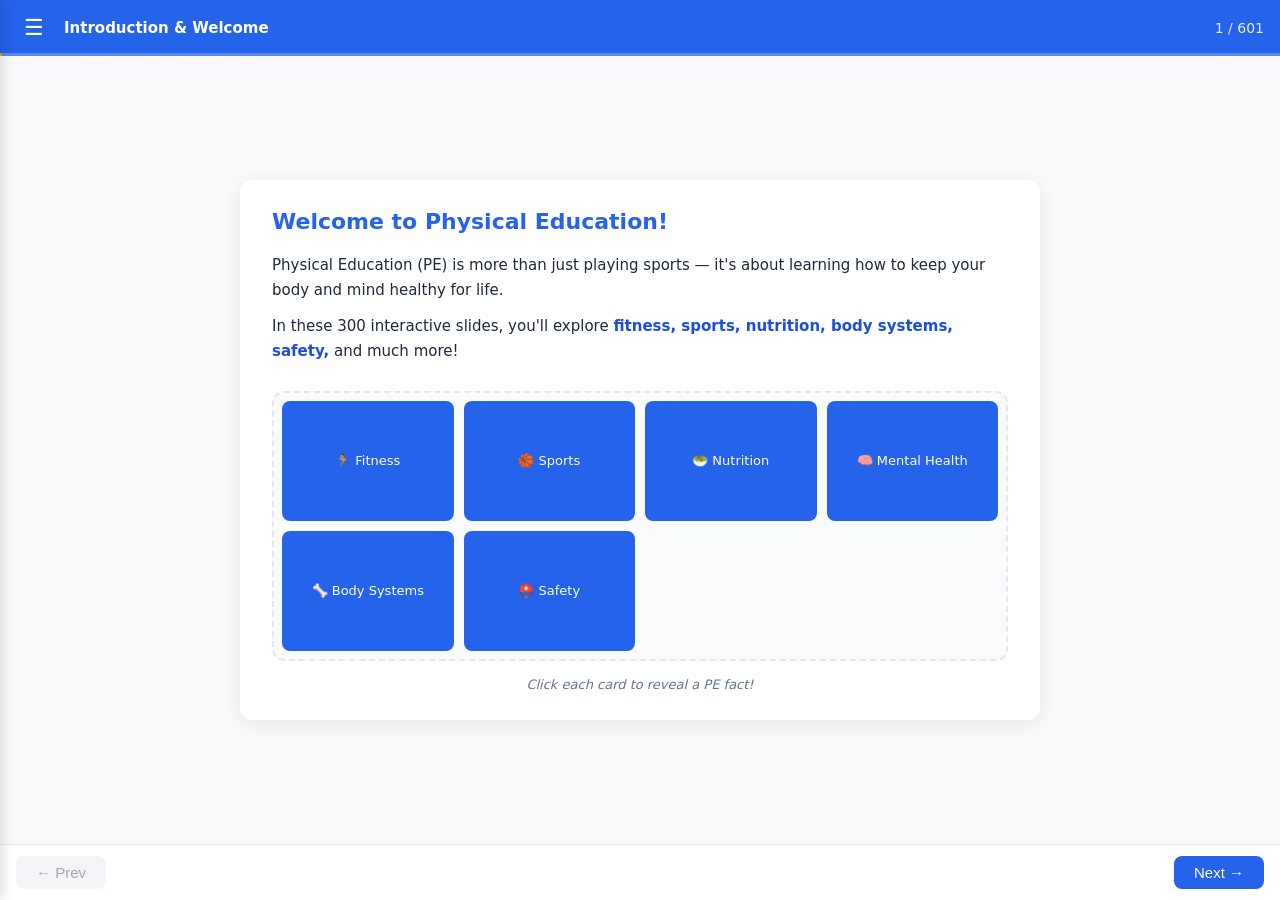
<file: index.html>
<!DOCTYPE html>
<html lang="en">
<head>
    <meta charset="UTF-8">
    <meta name="viewport" content="width=device-width, initial-scale=1.0">
    <title>PE - Physical Education Interactive Slides</title>
    <link rel="stylesheet" href="css/main.css">
    <link rel="stylesheet" href="css/slides.css">
    <link rel="stylesheet" href="css/animations.css">
</head>
<body>
    <div id="app">
        <header id="header">
            <button id="sidebar-toggle" aria-label="Toggle menu">&#9776;</button>
            <span id="topic-name">Physical Education</span>
            <span id="slide-counter">1 / 300</span>
            <div id="progress-bar"><div id="progress-fill"></div></div>
        </header>

        <nav id="sidebar" class="closed">
            <div id="sidebar-header">
                <h2>Topics</h2>
                <button id="sidebar-close" aria-label="Close menu">&times;</button>
            </div>
            <ul id="topic-list"></ul>
        </nav>
        <div id="sidebar-overlay"></div>

        <main id="slide-container">
            <div id="slide" class="slide">
                <h1 id="slide-title"></h1>
                <div id="slide-content"></div>
                <div id="slide-animation"></div>
                <p id="slide-hint" class="hint"></p>
            </div>
        </main>

        <footer id="nav-footer">
            <button id="prev-btn" aria-label="Previous slide">&#8592; Prev</button>
            <button id="next-btn" aria-label="Next slide">Next &#8594;</button>
        </footer>
    </div>

    <script src="js/slide-engine.js"></script>
    <script src="js/animations.js"></script>
    <script src="js/slides/01-intro.js"></script>
    <script src="js/slides/02-fitness.js"></script>
    <script src="js/slides/03-cardio.js"></script>
    <script src="js/slides/04-strength.js"></script>
    <script src="js/slides/05-flexibility.js"></script>
    <script src="js/slides/06-sports-team.js"></script>
    <script src="js/slides/07-sports-individual.js"></script>
    <script src="js/slides/08-nutrition.js"></script>
    <script src="js/slides/09-body-systems.js"></script>
    <script src="js/slides/10-movement.js"></script>
    <script src="js/slides/11-safety.js"></script>
    <script src="js/slides/12-mental-health.js"></script>
    <script src="js/slides/13-history.js"></script>
    <script src="js/slides/14-biomechanics.js"></script>
    <script src="js/slides/15-cardiovascular-advanced.js"></script>
    <script src="js/slides/16-respiratory-advanced.js"></script>
    <script src="js/slides/17-neuromuscular.js"></script>
    <script src="js/slides/18-energy-systems.js"></script>
    <script src="js/slides/19-skill-classification.js"></script>
    <script src="js/slides/20-learning-theories.js"></script>
    <script src="js/slides/21-memory-models.js"></script>
    <script src="js/slides/22-sport-society.js"></script>
    <script src="js/slides/23-sport-equality.js"></script>
    <script src="js/slides/24-exercise-physiology.js"></script>
    <script src="js/slides/25-sport-psychology.js"></script>
    <script src="js/slides/26-technology-sport.js"></script>
    <script src="js/slides/27-contemporary-issues.js"></script>
    <script src="js/slides/28-social-facilitation.js"></script>
    <script src="js/slides/29-group-dynamics.js"></script>
    <script src="js/slides/30-goal-setting.js"></script>
    <script src="js/slides/31-attribution-theory.js"></script>
    <script src="js/slides/32-self-efficacy.js"></script>
    <script src="js/slides/33-leadership.js"></script>
    <script src="js/slides/34-stress-management.js"></script>
    <script src="js/slides/35-concepts-pa-sport.js"></script>
    <script src="js/slides/36-elite-performers.js"></script>
    <script src="js/slides/37-ethics-sport.js"></script>
    <script src="js/slides/38-violence-sport.js"></script>
    <script src="js/slides/39-drugs-sport.js"></script>
    <script src="js/slides/40-sport-law.js"></script>
    <script src="js/slides/41-commercialisation.js"></script>
    <script src="js/slides/42-technology-analytics.js"></script>
    <script src="js/app.js"></script>
</body>
</html>
</file>
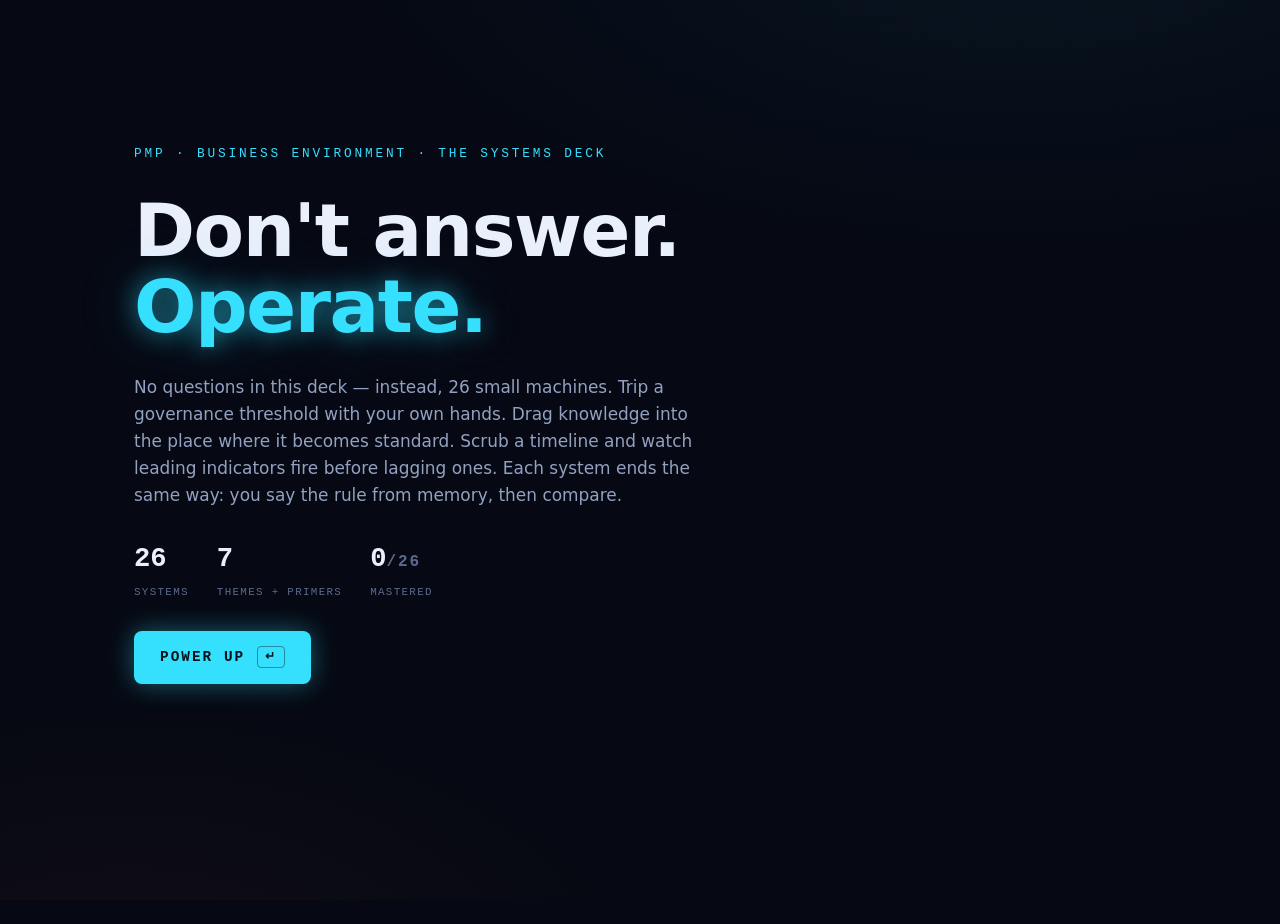
<file: business-environment-deck-v2.html>
<!doctype html>
<html lang="en">
<head>
<meta charset="utf-8">
<meta name="viewport" content="width=device-width, initial-scale=1">
<title>Business Environment — The Systems Deck</title>
<style>
:root{
  --bg:#060913; --panel:#0c1322; --panel2:#101a30; --line:#1b2740;
  --ink:#e9effb; --muted:#93a1c0; --dim:#5b6a8c;
  --danger:#ff5c5c;
  --mono:ui-monospace,"Cascadia Code","JetBrains Mono","SF Mono",Menlo,Consolas,monospace;
  --sans:system-ui,-apple-system,"Segoe UI",Roboto,Helvetica,Arial,sans-serif;
}
*{box-sizing:border-box;margin:0;padding:0}
html{scroll-behavior:smooth}
body{
  background:var(--bg); color:var(--ink); font-family:var(--sans);
  font-size:17px; line-height:1.6; min-height:100vh;
  -webkit-font-smoothing:antialiased;
}
body::before{
  content:""; position:fixed; inset:0; pointer-events:none; z-index:0;
  background:
    radial-gradient(1200px 600px at 80% -10%, rgba(53,224,255,.06), transparent 60%),
    radial-gradient(900px 500px at 10% 110%, rgba(255,120,71,.05), transparent 60%);
}
#app{position:relative; z-index:1; max-width:1060px; margin:0 auto; padding:0 24px 96px}
button{font:inherit; color:inherit; background:none; border:none; cursor:pointer}
.mono{font-family:var(--mono)}
.eyebrow{font-family:var(--mono); font-size:.72rem; letter-spacing:.18em; text-transform:uppercase; color:var(--dim)}

@keyframes rise{from{opacity:0;transform:translateY(18px)}to{opacity:1;transform:none}}
@keyframes riseSoft{from{opacity:0;transform:translateY(10px)}to{opacity:1;transform:none}}
@keyframes glowPulse{
  0%,100%{box-shadow:0 0 0 1px var(--ac), 0 0 18px 0 color-mix(in srgb, var(--ac) 45%, transparent)}
  50%{box-shadow:0 0 0 1px var(--ac), 0 0 34px 2px color-mix(in srgb, var(--ac) 65%, transparent)}
}
@keyframes shake{
  10%,90%{transform:translateX(-2px)} 20%,80%{transform:translateX(3px)}
  30%,50%,70%{transform:translateX(-5px)} 40%,60%{transform:translateX(5px)}
}
@keyframes scan{from{background-position:0 0}to{background-position:0 48px}}
@keyframes ringPop{0%{transform:scale(.94)}60%{transform:scale(1.03)}100%{transform:scale(1)}}
@keyframes blipIn{0%{transform:scale(0);opacity:0}60%{transform:scale(1.5)}100%{transform:scale(1);opacity:1}}
@keyframes stormSweep{from{transform:translateX(-120%)}to{transform:translateX(320%)}}
@keyframes spinSlow{to{transform:rotate(360deg)}}
@keyframes crackle{0%,100%{opacity:.9}50%{opacity:.3}}
.rise{animation:rise .55s cubic-bezier(.2,.8,.2,1) both}
@media (prefers-reduced-motion:reduce){
  *,*::before,*::after{animation:none!important;transition:none!important}
}

/* ---------- cover ---------- */
.cover{min-height:92vh; display:flex; flex-direction:column; justify-content:center; gap:28px; position:relative}
.cover-grid{
  position:absolute; inset:-24px; z-index:-1; opacity:.5;
  background:
    linear-gradient(transparent 47px, rgba(53,224,255,.05) 48px),
    linear-gradient(90deg, transparent 47px, rgba(53,224,255,.04) 48px);
  background-size:48px 48px;
  mask-image:radial-gradient(70% 70% at 50% 45%, #000 30%, transparent 100%);
  -webkit-mask-image:radial-gradient(70% 70% at 50% 45%, #000 30%, transparent 100%);
  animation:scan 6s linear infinite;
}
.cover .kicker{color:#35e0ff; font-family:var(--mono); font-size:.8rem; letter-spacing:.22em; text-transform:uppercase}
.cover h1{font-size:clamp(2.4rem,6vw,4.6rem); font-weight:800; line-height:1.04; letter-spacing:-.02em; text-wrap:balance; max-width:17ch}
.cover h1 .neon{color:#35e0ff; text-shadow:0 0 24px rgba(53,224,255,.55), 0 0 60px rgba(53,224,255,.25)}
.cover p.lede{max-width:54ch; color:var(--muted); font-size:1.06rem}
.cover-stats{display:flex; gap:28px; flex-wrap:wrap; font-family:var(--mono); font-size:.85rem}
.cover-stats b{display:block; font-size:1.7rem; color:var(--ink); font-weight:700}
.cover-stats span{color:var(--dim); letter-spacing:.12em; text-transform:uppercase; font-size:.68rem}
.cta{
  align-self:flex-start; display:inline-flex; align-items:center; gap:12px;
  font-family:var(--mono); font-size:.9rem; letter-spacing:.14em; text-transform:uppercase;
  color:#06131a; background:#35e0ff; padding:15px 26px; border-radius:8px; font-weight:700;
  box-shadow:0 0 26px rgba(53,224,255,.4); transition:transform .18s, box-shadow .18s;
}
.cta:hover{transform:translateY(-2px); box-shadow:0 0 40px rgba(53,224,255,.6)}
.cta .key{border:1px solid rgba(6,19,26,.4); border-radius:4px; padding:1px 7px; font-size:.72rem}
.cover .resume{color:var(--muted); font-family:var(--mono); font-size:.8rem}
.cover .resume b{color:#35e0ff}

/* ---------- top bar ---------- */
.topbar{
  position:sticky; top:0; z-index:10; display:flex; align-items:center; gap:16px;
  padding:14px 4px; margin:0 -4px 8px;
  background:color-mix(in srgb, var(--bg) 88%, transparent);
  backdrop-filter:blur(8px); border-bottom:1px solid var(--line);
}
.topbar .crumb{font-family:var(--mono); font-size:.74rem; letter-spacing:.12em; text-transform:uppercase; color:var(--dim); flex:1; min-width:0; white-space:nowrap; overflow:hidden; text-overflow:ellipsis}
.topbar .crumb b{color:var(--ac,#35e0ff)}
.iconbtn{
  font-family:var(--mono); font-size:.72rem; letter-spacing:.12em; text-transform:uppercase;
  color:var(--muted); border:1px solid var(--line); border-radius:6px; padding:7px 12px;
  transition:border-color .15s,color .15s; white-space:nowrap;
}
.iconbtn:hover{border-color:var(--ac,#35e0ff); color:var(--ink)}
.progress-rail{height:3px; background:var(--line); border-radius:2px; overflow:hidden; flex:0 0 120px}
.progress-rail i{display:block; height:100%; background:var(--ac,#35e0ff); border-radius:2px; transition:width .5s cubic-bezier(.2,.8,.2,1)}

/* ---------- hub ---------- */
.hub-head{padding:56px 0 16px; display:flex; flex-wrap:wrap; align-items:flex-end; gap:24px}
.hub-head h2{font-size:clamp(1.7rem,3.4vw,2.5rem); font-weight:800; letter-spacing:-.01em; text-wrap:balance}
.hub-head .overall{margin-left:auto; text-align:right}
.hub-head .overall .num{font-family:var(--mono); font-size:1.5rem; font-weight:700; color:#35e0ff}
.hub-head .overall .lbl{font-family:var(--mono); font-size:.66rem; letter-spacing:.16em; text-transform:uppercase; color:var(--dim)}
.hub-sub{color:var(--muted); max-width:62ch; margin-bottom:34px}
.hub-grid{display:grid; grid-template-columns:repeat(auto-fill,minmax(300px,1fr)); gap:16px}
.tcard{
  --ac:#35e0ff; position:relative; text-align:left; border:1px solid var(--line); border-radius:14px;
  background:linear-gradient(180deg, var(--panel2), var(--panel));
  padding:22px 20px 20px; display:flex; flex-direction:column; gap:12px; overflow:hidden;
  transition:transform .2s, border-color .2s, box-shadow .2s;
}
.tcard:hover{transform:translateY(-3px); border-color:color-mix(in srgb, var(--ac) 55%, var(--line)); box-shadow:0 12px 34px -14px color-mix(in srgb, var(--ac) 40%, transparent)}
.tcard .tno{font-family:var(--mono); font-size:.7rem; letter-spacing:.2em; color:var(--ac)}
.tcard h3{font-size:1.22rem; font-weight:750; letter-spacing:-.01em; line-height:1.25; text-wrap:balance}
.tcard p{font-size:.88rem; color:var(--muted); flex:1}
.tcard .tfoot{display:flex; align-items:center; gap:10px; font-family:var(--mono); font-size:.72rem; color:var(--dim)}
.tcard .ring{margin-left:auto}
.tcard.done{border-color:color-mix(in srgb, var(--ac) 45%, var(--line))}
.tcard .chip{font-family:var(--mono); font-size:.62rem; letter-spacing:.16em; text-transform:uppercase; color:#06131a; background:var(--ac); border-radius:4px; padding:2px 8px; font-weight:700}
.ring{width:44px; height:44px; flex:none}
.ring svg{width:100%; height:100%; transform:rotate(-90deg)}
.ring .bgc{stroke:var(--line); fill:none; stroke-width:4}
.ring .fgc{stroke:var(--ac); fill:none; stroke-width:4; stroke-linecap:round; transition:stroke-dashoffset .6s cubic-bezier(.2,.8,.2,1)}
.sheet-link{
  margin-top:22px; display:flex; align-items:center; justify-content:space-between; gap:16px;
  border:1px dashed var(--line); border-radius:14px; padding:18px 20px; width:100%;
  font-family:var(--mono); font-size:.82rem; letter-spacing:.1em; color:var(--muted);
  transition:border-color .2s,color .2s;
}
.sheet-link:hover{border-color:#35e0ff; color:var(--ink)}
.sheet-link .arr{color:#35e0ff}

/* ---------- theme page ---------- */
.tintro{padding:48px 0 0}
.tintro .tno{font-family:var(--mono); letter-spacing:.22em; font-size:.78rem; color:var(--ac)}
.tintro h2{font-size:clamp(1.9rem,4.5vw,3.1rem); font-weight:800; letter-spacing:-.015em; margin:10px 0 12px; text-wrap:balance}
.tintro .tag{color:var(--muted); max-width:58ch; font-size:1.04rem}
.primer{
  margin:30px 0; border:1px solid var(--line); border-radius:14px; overflow:hidden;
  background:linear-gradient(180deg, var(--panel2), var(--panel));
}
.primer-head{padding:14px 20px; border-bottom:1px solid var(--line); display:flex; align-items:center; gap:12px}
.primer-head .eyebrow{color:var(--ac)}
.primer-body{padding:20px}
.tintro ol{list-style:none; margin:30px 0; display:flex; flex-direction:column; gap:8px}
.tintro li button{
  width:100%; text-align:left; display:flex; align-items:center; gap:14px;
  border:1px solid var(--line); border-radius:10px; padding:13px 16px;
  background:var(--panel); transition:border-color .15s, transform .15s;
}
.tintro li button:hover{border-color:var(--ac); transform:translateX(4px)}
.tintro .cno{font-family:var(--mono); font-size:.72rem; color:var(--dim); flex:none}
.tintro .cname{font-weight:600; flex:1}
.tintro .cmech{font-family:var(--mono); font-size:.62rem; letter-spacing:.12em; text-transform:uppercase; color:var(--dim); border:1px solid var(--line); border-radius:4px; padding:2px 7px}
.tintro .cstate{font-family:var(--mono); font-size:.68rem; letter-spacing:.14em; text-transform:uppercase; color:var(--dim)}
.tintro .cstate.ok{color:var(--ac)}

/* ---------- concept page ---------- */
.concept{padding-top:36px}
.concept .chead h2{font-size:clamp(1.5rem,3.4vw,2.2rem); font-weight:800; letter-spacing:-.01em; margin-top:6px; text-wrap:balance}
.concept .lede{color:var(--muted); max-width:66ch; margin:12px 0 16px}
.found-row{display:flex; gap:8px; flex-wrap:wrap; margin-bottom:22px}
.found-chip{
  font-family:var(--mono); font-size:.68rem; letter-spacing:.1em; text-transform:uppercase;
  border:1px dashed color-mix(in srgb, var(--ac) 50%, var(--line)); color:var(--ac);
  border-radius:20px; padding:4px 12px; transition:background .15s;
}
.found-chip:hover{background:color-mix(in srgb, var(--ac) 10%, transparent)}
.found-pop{
  border:1px solid color-mix(in srgb, var(--ac) 40%, var(--line)); border-radius:12px;
  background:var(--panel2); padding:14px 18px; margin-bottom:18px; max-width:72ch;
  animation:riseSoft .3s cubic-bezier(.2,.8,.2,1) both;
}
.found-pop .eyebrow{color:var(--ac); display:block; margin-bottom:4px}
.found-pop p{font-size:.9rem; color:var(--muted)}

/* stage frame */
.stage{border:1px solid var(--line); border-radius:16px; background:var(--panel); overflow:hidden}
.stage-head{display:flex; align-items:center; gap:10px; padding:12px 18px; border-bottom:1px solid var(--line)}
.stage-head .eyebrow{color:var(--ac)}
.stage-head .mech{margin-left:auto; font-family:var(--mono); font-size:.62rem; letter-spacing:.14em; text-transform:uppercase; color:var(--dim); border:1px solid var(--line); border-radius:4px; padding:2px 8px}
.scene{padding:26px 22px; min-height:200px; position:relative}
.stage-caption{
  min-height:56px; padding:12px 18px; border-top:1px solid var(--line);
  font-size:.92rem; color:var(--muted); background:var(--panel2);
}
.stage-caption b{color:var(--ac)}
.stage-caption.flash{animation:riseSoft .3s both}
.stage-controls{display:flex; gap:10px; align-items:center; flex-wrap:wrap; padding:12px 18px; border-top:1px solid var(--line)}
.stepbtn,.actbtn{
  font-family:var(--mono); font-size:.76rem; letter-spacing:.12em; text-transform:uppercase;
  border:1px solid var(--ac); color:var(--ac); border-radius:8px; padding:10px 18px; font-weight:700;
  transition:all .18s;
}
.stepbtn:hover,.actbtn:hover{background:var(--ac); color:#06131a; box-shadow:0 0 20px color-mix(in srgb, var(--ac) 50%, transparent)}
.actbtn.ghostly{border-color:var(--line); color:var(--dim)}
.actbtn.hidden,.stepbtn.hidden{display:none}
.actbtn.danger{border-color:color-mix(in srgb, var(--danger) 60%, var(--line)); color:var(--danger)}
.actbtn.danger:hover{background:var(--danger); color:#06131a; box-shadow:none}
.step-pips{display:flex; gap:5px; margin-left:auto}
.step-pips i{width:6px; height:6px; border-radius:50%; background:var(--line); transition:background .2s}
.step-pips i.on{background:var(--ac)}

/* scene primitives */
.srow{display:flex; gap:12px; flex-wrap:wrap; align-items:stretch; margin:10px 0}
.scol{display:flex; flex-direction:column; gap:10px}
.center{justify-content:center; align-items:center}
.nbox{
  border:1px solid var(--line); border-radius:10px; background:var(--panel2);
  padding:10px 14px; font-size:.85rem; position:relative; transition:all .35s;
  min-width:110px;
}
.nbox .nb-t{font-weight:650; font-size:.88rem}
.nbox .nb-s{font-family:var(--mono); font-size:.64rem; letter-spacing:.1em; text-transform:uppercase; color:var(--dim); display:block; margin-top:2px}
.nbox.on{border-color:var(--ac); box-shadow:0 0 16px -4px color-mix(in srgb, var(--ac) 55%, transparent)}
.nbox.on .nb-s{color:var(--ac)}
.nbox.off{opacity:.32; filter:saturate(.4)}
.nbox.bad{border-color:var(--danger)}
.nbox.bad .nb-s{color:var(--danger)}
.nbox.fizzle{animation:shake .45s}
.arrowc{align-self:center; color:var(--dim); font-family:var(--mono); transition:color .35s}
.arrowc.on{color:var(--ac); text-shadow:0 0 12px var(--ac)}
.sbadge{
  font-family:var(--mono); font-size:.58rem; letter-spacing:.14em; text-transform:uppercase;
  border-radius:4px; padding:1px 7px; display:inline-block; margin-top:6px;
  border:1px solid var(--line); color:var(--dim); transition:all .35s;
}
.sbadge.raw{border-color:color-mix(in srgb, var(--danger) 55%, var(--line)); color:var(--danger)}
.sbadge.val{border-color:var(--ac); color:var(--ac)}
[data-show]{opacity:0; transform:translateY(10px); transition:opacity .45s, transform .45s}
[data-show].shown{opacity:1; transform:none}
[data-when]{opacity:0; transform:translateY(8px); transition:opacity .4s, transform .4s; pointer-events:none}
[data-when].shown{opacity:1; transform:none; pointer-events:auto}
.meter{height:10px; border-radius:6px; background:var(--line); overflow:hidden; position:relative}
.meter i{position:absolute; inset:0 auto 0 0; width:0%; background:var(--ac); border-radius:6px; transition:width .5s cubic-bezier(.2,.8,.2,1)}
.meter.danger i{background:var(--danger)}
.meter .thresh{position:absolute; top:-4px; bottom:-4px; width:2px; background:var(--danger); box-shadow:0 0 8px var(--danger)}
.mlabel{font-family:var(--mono); font-size:.64rem; letter-spacing:.12em; text-transform:uppercase; color:var(--dim); margin-bottom:5px; display:flex; justify-content:space-between}
.mlabel b{color:var(--ink)}

/* tokens & zones */
.token{
  font-family:var(--mono); font-size:.74rem; letter-spacing:.06em;
  border:1px solid var(--ac); color:var(--ink); background:color-mix(in srgb, var(--ac) 12%, var(--panel2));
  border-radius:10px; padding:9px 14px; cursor:grab; user-select:none; -webkit-user-select:none;
  touch-action:none; position:relative; transition:box-shadow .2s, opacity .3s; font-weight:600;
}
.token::before{content:"⠿ "; color:var(--ac)}
.token:active{cursor:grabbing}
.token.dragging{opacity:.9; box-shadow:0 8px 30px -6px color-mix(in srgb, var(--ac) 60%, transparent); z-index:40}
.token.placed{cursor:default; border-style:solid; animation:ringPop .4s}
.token.placed::before{content:"◆ "}
.token.spent{opacity:.35; cursor:default}
.zone{
  border:1.5px dashed var(--line); border-radius:12px; padding:12px 14px; min-height:64px;
  display:flex; flex-direction:column; gap:8px; transition:all .25s; flex:1; min-width:150px;
}
.zone .zlabel{font-family:var(--mono); font-size:.66rem; letter-spacing:.14em; text-transform:uppercase; color:var(--dim)}
.zone .zsub{font-size:.76rem; color:var(--dim)}
.zone.hot{border-color:var(--ac); background:color-mix(in srgb, var(--ac) 7%, transparent)}
.zone.ok{border-style:solid; border-color:var(--ac); box-shadow:0 0 18px -6px color-mix(in srgb, var(--ac) 55%, transparent)}
.zone.ok .zlabel{color:var(--ac)}
.zone.bad{border-color:var(--danger); animation:shake .45s}
.token-tray{display:flex; gap:10px; flex-wrap:wrap; padding:12px; border:1px solid var(--line); border-radius:12px; background:var(--bg); margin-bottom:14px}
.tray-label{font-family:var(--mono); font-size:.62rem; letter-spacing:.16em; text-transform:uppercase; color:var(--dim); width:100%}

/* toggle worlds */
.world-switch{display:flex; gap:8px; margin-bottom:16px; flex-wrap:wrap}
.wbtn{
  font-family:var(--mono); font-size:.72rem; letter-spacing:.1em; text-transform:uppercase;
  border:1px solid var(--line); color:var(--muted); border-radius:8px; padding:9px 16px; transition:all .2s;
}
.wbtn.cur{border-color:var(--ac); color:var(--ac); background:color-mix(in srgb, var(--ac) 9%, transparent)}
.wbtn .visited{color:var(--dim); font-size:.6rem}

/* sliders */
.sldwrap{margin:14px 0}
input[type=range]{
  width:100%; appearance:none; -webkit-appearance:none; height:6px; border-radius:4px;
  background:var(--line); outline:none;
}
input[type=range]::-webkit-slider-thumb{
  -webkit-appearance:none; width:26px; height:26px; border-radius:50%;
  background:var(--ac); border:3px solid var(--bg); box-shadow:0 0 14px color-mix(in srgb, var(--ac) 60%, transparent);
  cursor:grab;
}
input[type=range]::-moz-range-thumb{
  width:22px; height:22px; border-radius:50%; background:var(--ac); border:3px solid var(--bg);
  box-shadow:0 0 14px color-mix(in srgb, var(--ac) 60%, transparent); cursor:grab;
}
.sld-marks{display:flex; justify-content:space-between; font-family:var(--mono); font-size:.62rem; color:var(--dim); margin-top:6px; letter-spacing:.08em}

/* misc scene bits */
.cardlet{
  border:1px solid var(--line); border-radius:10px; background:var(--panel2); padding:10px 12px;
  font-size:.8rem; transition:all .35s; position:relative;
}
.cardlet .cl-t{font-weight:650}
.cardlet .cl-s{font-family:var(--mono); font-size:.62rem; color:var(--dim); letter-spacing:.08em; text-transform:uppercase}
.cardlet.on{border-color:var(--ac)}
.cardlet.lit{border-color:var(--ac); box-shadow:0 0 14px -4px color-mix(in srgb, var(--ac) 50%, transparent)}
.cardlet.dead{opacity:.3}
.blip{width:10px; height:10px; border-radius:50%; background:var(--ac); box-shadow:0 0 10px var(--ac); display:inline-block; animation:blipIn .5s both}
.blip.missed{background:var(--danger); box-shadow:0 0 10px var(--danger)}
.ticker{font-family:var(--mono); font-size:.7rem; letter-spacing:.1em; color:var(--danger); text-transform:uppercase}
.ticker.calm{color:var(--ac)}
.gatelock{font-family:var(--mono); font-size:.66rem; color:var(--dim); border:1px dashed var(--line); border-radius:8px; padding:6px 10px; letter-spacing:.1em; text-transform:uppercase}
.gatelock.open{border-color:var(--ac); color:var(--ac); border-style:solid}
svg text{font-family:var(--mono)}

/* recall beat + reveal */
.recall{
  margin-top:22px; border:1px dashed color-mix(in srgb, var(--ac) 55%, var(--line)); border-radius:14px;
  padding:22px; text-align:center; animation:rise .5s both;
}
.recall .eyebrow{color:var(--ac); display:block; margin-bottom:8px}
.recall p{color:var(--muted); max-width:52ch; margin:0 auto 16px}
.reveal{margin-top:22px; display:grid; gap:14px}
@media(min-width:760px){.reveal{grid-template-columns:1fr 1fr}}
.rulecard,.trapcard{border-radius:14px; padding:20px 22px}
.rulecard{
  border:1px solid var(--ac);
  background:linear-gradient(180deg, color-mix(in srgb, var(--ac) 10%, var(--panel)), var(--panel));
  box-shadow:0 0 30px -8px color-mix(in srgb, var(--ac) 35%, transparent);
  animation:rise .5s both;
}
.rulecard .eyebrow{color:var(--ac); margin-bottom:8px; display:block}
.rulecard p{font-size:1.04rem; font-weight:600; line-height:1.5}
.trapcard{border:1px solid color-mix(in srgb, var(--danger) 40%, var(--line)); background:var(--panel); animation:rise .5s .1s both}
.trapcard .eyebrow{color:var(--danger); margin-bottom:8px; display:block}
.trapcard p{font-size:.94rem; color:var(--muted)}
.cnav{display:flex; align-items:center; gap:12px; margin-top:34px; border-top:1px solid var(--line); padding-top:20px}
.cnav .spacer{flex:1}
.navbtn{
  font-family:var(--mono); font-size:.78rem; letter-spacing:.12em; text-transform:uppercase;
  border:1px solid var(--line); border-radius:8px; padding:11px 18px; color:var(--muted); transition:all .18s;
}
.navbtn:hover{border-color:var(--ac); color:var(--ink)}
.navbtn.primary{color:#06131a; background:var(--ac); border-color:var(--ac); font-weight:700}
.navbtn.primary:hover{box-shadow:0 0 22px color-mix(in srgb, var(--ac) 50%, transparent)}
.navbtn.pulse{animation:glowPulse 2s ease-in-out infinite}
.dots{display:flex; gap:6px; align-items:center}
.dots i{width:7px; height:7px; border-radius:50%; background:var(--line); transition:background .2s}
.dots i.on{background:var(--ac)}
.dots i.cur{outline:2px solid var(--ac); outline-offset:2px}

/* cheat sheet */
.sheet{padding-top:48px}
.sheet h2{font-size:clamp(1.8rem,4vw,2.7rem); font-weight:800; letter-spacing:-.015em; margin:8px 0 6px}
.sheet .sub{color:var(--muted); max-width:60ch; margin-bottom:8px}
.sheet-actions{display:flex; gap:10px; margin:20px 0 34px}
.sheet-theme{margin-bottom:30px; break-inside:avoid}
.sheet-theme h3{
  font-size:1.05rem; font-weight:750; display:flex; gap:12px; align-items:baseline;
  border-bottom:1px solid var(--line); padding-bottom:8px; margin-bottom:14px;
}
.sheet-theme h3 .tno{font-family:var(--mono); font-size:.7rem; letter-spacing:.18em; color:var(--ac)}
.sheet-theme ul{list-style:none; display:flex; flex-direction:column; gap:10px}
.sheet-theme li{display:flex; gap:12px; align-items:flex-start; max-width:80ch}
.sheet-theme li::before{content:"▸"; color:var(--ac); flex:none; font-size:.8rem; margin-top:3px}
.sheet-theme li b{font-weight:650}
.sheet-theme li span{color:var(--muted)}
@media print{
  body{background:#fff; color:#111; font-size:11.5px}
  body::before,.topbar,.sheet-actions,.no-print{display:none!important}
  #app{max-width:none; padding:0}
  .sheet-theme li span{color:#444}
  .sheet-theme h3{border-color:#ccc}
  .sheet-theme h3 .tno,.sheet-theme li::before{color:#111}
  .sheet h2{font-size:20px} .sheet .sub{color:#444}
}
@media(max-width:640px){
  body{font-size:16px}
  .progress-rail{flex-basis:64px}
  .cover-stats{gap:18px}
  .cnav{flex-wrap:wrap}
  .dots{display:none}
  .scene{padding:18px 14px}
}
</style>
</head>
<body>
<div id="app"></div>
<script>
/* =============== FOUNDATIONS (inline expandable) =============== */
const FOUNDATIONS = {
  opa:["Organizational Process Assets (OPAs)","Everything the organization owns to run projects: plans, policies, procedures, templates, checklists — and its knowledge repositories. OPAs are inputs to almost every process, and the exam treats them as the authoritative, validated source."],
  eef:["Enterprise Environmental Factors (EEFs)","Conditions the project doesn't control but must operate within: organizational culture and structure, workforce readiness, regulations, market conditions. You review EEFs to understand the terrain; you consult OPAs for how the organization works."],
  regrepo:["Register vs. repository","The lessons learned register is raw and project-level — lessons captured as they happen. The knowledge repository is organizational — the PMO validates and formalizes register content into it. Raw in the register, authoritative in the repository."],
  cc:["Change control in one line","Documented request → change log → impact assessment → Change Control Board decides → only then do plans and baselines update. Anything touching scope, cost, or schedule in a predictive environment rides this pipeline."],
  ccb:["Change Control Board (CCB)","The body that approves or rejects change requests based on impact, compliance, strategic alignment, and risk. Project managers submit and assess; the CCB decides — that separation protects governance integrity."],
  baseline:["Baselines","The approved versions of scope, schedule, and cost against which performance is measured. Nobody — including the PM — edits a baseline directly. Baselines move only through approved change requests."],
  thresh:["Governance thresholds","The governance plan pre-defines variance limits. Inside the limits, the PM manages: monitor, correct, report. Crossing them is a tripwire: the issue must enter formal governance, and rebaselining needs approval."],
  riskdocs:["Risk plan vs. risk register","The risk management plan defines the approach — methodology, roles, categories, thresholds. It's stable. The risk register is the living log of actual identified risks. New risk discovered → register, not plan."],
  qq:["Qualitative vs. quantitative","Qualitative analysis rates every risk on probability × impact — fast triage that produces a priority ranking. Quantitative analysis numerically models only the high-priority survivors (e.g., Monte Carlo). Order is fixed: qualitative first."],
  reserves:["Reserves","Contingency reserves cover identified risks and are sized by quantitative analysis — you can't ask for a number before the math exists. Management reserves cover true unknowns and sit outside the baseline."],
  leadlag:["Leading vs. lagging indicators","A leading indicator fires before the damage (team engagement dropping) — it predicts. A lagging indicator fires after (defect density, customer complaints) — it explains. To anticipate risk, govern with leading indicators."],
  govplan:["Governance plan vs. execution","The governance plan is design: decision rights, escalation paths, compliance validation, thresholds. Training, audits, and meetings are execution — they deliver the design. Governance questions want design elements."],
  altitude:["Decision altitude","Project-level decisions (applying lessons, aligning stakeholders, running change control) belong to the PM. Organizational and strategic decisions (technology pivots, acquisitions, portfolio direction) require sponsor and executive direction first."],
  culture:["Culture is an EEF","An organization's culture — its tolerance for uncertainty, hierarchy, formality — is an enterprise environmental factor. You don't overpower an EEF with process; you adapt your leadership style to it."]
};

/* =============== HELPERS =============== */
const esc = s=>s.replace(/&/g,"&amp;").replace(/</g,"&lt;").replace(/>/g,"&gt;").replace(/"/g,"&quot;");

function applyStage(scene, s){
  scene.dataset.stage = s;
  scene.querySelectorAll("[data-on]").forEach(el=>el.classList.toggle("on", s >= +el.dataset.on));
  scene.querySelectorAll("[data-off]").forEach(el=>el.classList.toggle("off", s >= +el.dataset.off));
  scene.querySelectorAll("[data-show]").forEach(el=>el.classList.toggle("shown", s >= +el.dataset.show));
}
/* step-through engine: captions[0] = intro; steps 1..N ; complete at last */
function stepper(api, captions, opts={}){
  let s = 0; const last = captions.length-1;
  applyStage(api.scene, 0);
  api.caption(captions[0]);
  const pips = captions.map((_,i)=>`<i class="${i===0?"on":""}"></i>`).join("");
  api.ctrl.innerHTML = `<button class="stepbtn" data-act="step">${opts.label||"Next step"} →</button><span class="step-pips">${pips}</span>`;
  api.ctrl.querySelector("[data-act=step]").addEventListener("click", ()=>{
    if(s>=last) return;
    s++; applyStage(api.scene, s); api.caption(captions[s]);
    api.ctrl.querySelectorAll(".step-pips i").forEach((p,i)=>p.classList.toggle("on", i<=s));
    if(s===last){
      api.ctrl.querySelector("[data-act=step]").classList.add("hidden");
      api.complete();
    }
  });
}
/* enforced-order tap engine: nodes carry data-node ; order = ids in causal order */
function seq(api, {order, good, fizzle, done}){
  let idx = 0;
  api.scene.querySelectorAll("[data-node]").forEach(n=>{
    n.style.cursor = "pointer";
    n.addEventListener("click", ()=>{
      const id = n.dataset.node;
      if(n.classList.contains("on")) return;
      if(id === order[idx]){
        n.classList.add("on");
        api.caption(good[id]||"");
        idx++;
        if(idx===order.length){ if(done) done(); api.complete(); }
      }else{
        n.classList.add("fizzle","bad");
        setTimeout(()=>n.classList.remove("fizzle","bad"), 700);
        api.caption(fizzle[id]||"Not yet — something upstream has to happen first.");
      }
    });
  });
}
/* drag engine (pointer events; touch-friendly) */
function dragger(api, {pairs, captions, required, onPlace}){
  const placedSet = new Set();
  api.scene.querySelectorAll(".token").forEach(tok=>{
    tok.addEventListener("pointerdown", e=>{
      if(tok.classList.contains("placed")||tok.classList.contains("spent")) return;
      e.preventDefault();
      tok.setPointerCapture(e.pointerId);
      tok.classList.add("dragging");
      const sx = e.clientX, sy = e.clientY;
      tok.style.zIndex = 50;
      let hotZone = null;
      const move = ev=>{
        /* transform keeps the token in flow — no layout shift while dragging */
        tok.style.transform = `translate(${ev.clientX-sx}px, ${ev.clientY-sy}px)`;
        tok.style.visibility = "hidden";
        const under = document.elementFromPoint(ev.clientX, ev.clientY);
        tok.style.visibility = "";
        const z = under && under.closest ? under.closest("[data-zone]") : null;
        if(hotZone && hotZone!==z) hotZone.classList.remove("hot");
        hotZone = z; if(z) z.classList.add("hot");
      };
      const up = ev=>{
        tok.releasePointerCapture(e.pointerId);
        tok.removeEventListener("pointermove", move);
        tok.removeEventListener("pointerup", up);
        tok.classList.remove("dragging");
        tok.style.zIndex=""; tok.style.transform="";
        if(hotZone) hotZone.classList.remove("hot");
        if(!hotZone) return;
        const t = tok.dataset.token, z = hotZone.dataset.zone;
        const key = t+">"+z;
        const ok = pairs[t]===z;
        if(captions[key]) api.caption(captions[key]);
        else if(captions[">"+z]) api.caption(captions[">"+z]);
        if(ok){
          hotZone.classList.add("ok");
          const slot = hotZone.querySelector(".zslot")||hotZone;
          slot.appendChild(tok);
          tok.classList.add("placed");
          placedSet.add(t);
          if(onPlace) onPlace(t, z, true);
          if(required.every(x=>placedSet.has(x))) api.complete();
        }else{
          hotZone.classList.add("bad");
          setTimeout(()=>hotZone.classList.remove("bad"), 700);
          if(onPlace) onPlace(t, z, false);
        }
      };
      tok.addEventListener("pointermove", move);
      tok.addEventListener("pointerup", up);
    });
  });
}
/* world-toggle engine: visit all states; lock in on `final` */
function toggler(api, {states, final, intro}){
  const visited = new Set();
  let cur = null;
  const sw = document.createElement("div");
  sw.className = "world-switch";
  sw.innerHTML = states.map(s=>`<button class="wbtn" data-w="${s.id}">${esc(s.label)}</button>`).join("");
  api.scene.prepend(sw);
  api.caption(intro);
  function setState(id){
    cur = id; visited.add(id);
    api.scene.dataset.state = id;
    api.scene.querySelectorAll("[data-when]").forEach(el=>{
      el.classList.toggle("shown", el.dataset.when.split(" ").includes(id));
    });
    sw.querySelectorAll(".wbtn").forEach(b=>b.classList.toggle("cur", b.dataset.w===id));
    const st = states.find(s=>s.id===id);
    api.caption(st.caption);
    const lockBtn = api.ctrl.querySelector("[data-act=lock]");
    if(visited.size===states.length){
      if(!lockBtn){
        api.ctrl.insertAdjacentHTML("afterbegin", `<button class="actbtn" data-act="lock">Lock in: ${esc(states.find(s=>s.id===final).label)}</button>`);
        api.ctrl.querySelector("[data-act=lock]").addEventListener("click", ()=>{
          if(cur!==final) setState(final);
          api.ctrl.querySelector("[data-act=lock]").classList.add("hidden");
          api.complete();
        });
      }
    }
  }
  sw.querySelectorAll(".wbtn").forEach(b=>b.addEventListener("click", ()=>setState(b.dataset.w)));
  api.ctrl.innerHTML = "";
  setState(states[0].id);
}

/* =============== THEME + CONCEPT DATA =============== */
/* Each concept: {title, mech, lede, found[], html, wire(api), rule, trap} */
const THEMES = [

/* ================= THEME 1 : KNOWLEDGE LOOP ================= */
{
  id:"loop", color:"#35e0ff", title:"The Knowledge Loop",
  tag:"How knowledge becomes authoritative — and how project insight is fed back so the organization actually learns.",
  primer:{
    title:"How a lesson becomes a standard",
    html:`<div class="srow center">
      <div class="nbox" data-on="1"><span class="nb-t">Retro / project notes</span><span class="nb-s">raw capture</span><span class="sbadge raw" data-show="1">unvalidated</span></div>
      <span class="arrowc" data-on="2">→</span>
      <div class="nbox" data-on="2"><span class="nb-t">Lessons learned register</span><span class="nb-s">this project</span><span class="sbadge raw" data-show="2">still raw</span></div>
      <span class="arrowc" data-on="3">→</span>
      <div class="nbox" data-on="3"><span class="nb-t">PMO validation</span><span class="nb-s">review · formalize</span></div>
      <span class="arrowc" data-on="4">→</span>
      <div class="nbox" data-on="4"><span class="nb-t">Knowledge repository</span><span class="nb-s">organizational OPA</span><span class="sbadge val" data-show="4">authoritative</span></div>
      <span class="arrowc" data-on="5">→</span>
      <div class="nbox" data-on="5"><span class="nb-t">Every future project</span><span class="nb-s">pulls validated standards</span></div>
    </div>`,
    wire(api){ stepper(api,[
      "This is the pipeline behind the whole theme. Step through it once — every concept here is a place where a PM either respects this pipeline or breaks it.",
      "Knowledge is born raw: someone notices something in a retro or a status meeting. At this point it's an anecdote.",
      "It lands in the <b>lessons learned register</b> — still raw, still project-scoped. Useful, but not yet something the organization vouches for.",
      "The <b>PMO validates</b>: cross-checks against other projects, formalizes, generalizes. This is the step people forget exists.",
      "Only now does it enter the <b>knowledge repository</b> — an organizational process asset. This is where 'current organizational standards' live.",
      "And this is where every new project should <b>pull from</b> — not from registers, archives, or one department's binder. Pipeline complete."
    ]); }
  },
  concepts:[
  { title:"The Authoritative Source", mech:"flow",
    lede:"You're building a project management plan and want it to reflect the organization's most current standards. Four sources sit in front of you — but only one of them is the organization actually speaking. Trace what each source really contains.",
    found:["opa","regrepo"],
    html:`<div class="srow">
      <div class="nbox" data-on="1"><span class="nb-t">Lessons learned register</span><span class="nb-s">project-level</span><span class="sbadge raw" data-show="1">raw lessons</span></div>
      <div class="nbox" data-on="2"><span class="nb-t">Old project archive</span><span class="nb-s">historical files</span><span class="sbadge raw" data-show="2">raw data</span></div>
      <div class="nbox" data-on="3"><span class="nb-t">Department procedures</span><span class="nb-s">one function's view</span><span class="sbadge raw" data-show="3">local only</span></div>
      <div class="nbox" data-on="4"><span class="nb-t">Knowledge repository</span><span class="nb-s">organizational OPA</span><span class="sbadge val" data-show="4">validated ✓</span></div>
    </div>
    <div class="srow center" data-show="5">
      <div class="nbox on"><span class="nb-t">Your project management plan</span><span class="nb-s">← pulls updated, institutionalized standards</span></div>
    </div>`,
    wire(api){ stepper(api,[
      "Four candidate sources. Step through each one and read its true label.",
      "The <b>lessons learned register</b> holds raw, current-project lessons. Nothing in it has been validated by the organization. It's an input to standards — never the standard.",
      "The <b>project archive</b> is historical raw data. What worked on that project was never institutionalized for yours.",
      "<b>Departmental procedures</b> are one function's local view. Organizational standards must come from organizational assets, not a single silo.",
      "The <b>knowledge repository</b> is where the PMO publishes validated, continuously-improved processes. It is the organization's authoritative voice.",
      "So the plan pulls from the repository. One source glows; three wear warning labels. That contrast is the whole lesson."
    ]); },
    rule:"Current organizational standards live in the knowledge repository — an OPA. Registers hold raw lessons, archives hold raw data, departments hold local views.",
    trap:"'Lessons learned register' sounds like the home of improvements. It stores unvalidated, project-level lessons — only after the PMO formalizes them do they become organizational standards."
  },
  { title:"Close the Loop", mech:"machine",
    lede:"The organization already knew: repository insights document this vendor's delay pattern from past projects — and it's happening again on yours. Knowledge that never lands in a controlling artifact changes nothing. Drag the insight to where it actually closes the loop.",
    found:["opa","cc"],
    html:`<div class="token-tray"><span class="tray-label">In your hand</span>
      <button class="token" data-token="insight">Repository insight: vendor delay pattern</button></div>
    <div class="srow">
      <div class="zone" data-zone="report"><span class="zlabel">Final project report</span><span class="zsub">documents it… for readers, later</span><div class="zslot"></div></div>
      <div class="zone" data-zone="sponsor"><span class="zlabel">Sponsor's desk</span><span class="zsub">escalate for intervention</span><div class="zslot"></div></div>
      <div class="zone" data-zone="meetings"><span class="zlabel">More status meetings</span><span class="zsub">increase oversight</span><div class="zslot"></div></div>
      <div class="zone" data-zone="plan"><span class="zlabel">Change request → procurement plan</span><span class="zsub">rewrite vendor management practices</span><div class="zslot"></div></div>
    </div>
    <div class="srow"><div style="flex:1">
      <div class="mlabel"><span>Schedule slippage</span><b id="c2-tick">continuing…</b></div>
      <div class="meter danger" id="c2-meter"><i style="width:64%"></i></div>
    </div></div>`,
    wire(api){
      api.caption("The slippage meter runs until the insight lands somewhere that changes vendor behavior. Try any destination — each one animates its real consequence.");
      dragger(api,{
        pairs:{insight:"plan"}, required:["insight"],
        captions:{
          "insight>report":"Filed. The report will inform someone, someday. Meanwhile the meter keeps climbing — documentation is not prevention.",
          "insight>sponsor":"It bounces back with a note: <b>applying lessons learned is the PM's job</b>. Escalation hands your responsibility upward and fixes nothing.",
          "insight>meetings":"Now you watch the delays more often. Oversight intensity ≠ changed vendor practices. The meter doesn't care how many meetings observe it.",
          "insight>plan":"<b>Loop closed.</b> The insight enters the artifact that governs vendor behavior — through formal change control. Systemic fix, not a patch."
        },
        onPlace(t,z,ok){
          if(ok){
            const m=document.getElementById("c2-meter"), k=document.getElementById("c2-tick");
            m.classList.remove("danger"); m.querySelector("i").style.width="12%";
            k.textContent="contained"; k.parentElement.parentElement.querySelector(".mlabel b").style.color="var(--ac)";
          }
        }
      });
    },
    rule:"Apply repository insight by formally changing the plan that governs the problem. Watching harder or reporting later never fixes practices.",
    trap:"Escalating and adding meetings both feel proactive. Neither one changes the controlling artifact — the exam reads both as avoidance."
  },
  { title:"Institutionalize It", mech:"machine",
    lede:"Your team built a compliance checklist that cut documentation errors dramatically. Right now it exists in exactly one place: your project. Whether it ever helps anyone else depends entirely on where you put it. Drag it to each home and watch its reach.",
    found:["opa"],
    html:`<div class="token-tray"><span class="tray-label">The improvement</span>
      <button class="token" data-token="cl">Checklist v2 — error rate −68%</button></div>
    <div class="srow">
      <div class="zone" data-zone="proj"><span class="zlabel">Project repository</span><span class="zsub">your team only</span><div class="zslot"></div></div>
      <div class="zone" data-zone="peers"><span class="zlabel">Peer DMs</span><span class="zsub">share informally</span><div class="zslot"></div></div>
      <div class="zone" data-zone="stamp"><span class="zlabel">Sponsor approval</span><span class="zsub">get it blessed</span><div class="zslot"></div></div>
      <div class="zone" data-zone="qrepo"><span class="zlabel">Org quality repository</span><span class="zsub">standard resource</span><div class="zslot"></div></div>
    </div>
    <div class="srow" id="c3-grid">
      <span class="tray-label">Future projects (watch who can find it)</span>
      <div class="cardlet dead" data-fp><span class="cl-t">Project F-12</span><span class="cl-s">next quarter</span></div>
      <div class="cardlet dead" data-fp><span class="cl-t">Project F-13</span><span class="cl-s">next quarter</span></div>
      <div class="cardlet dead" data-fp><span class="cl-t">Project F-14</span><span class="cl-s">next year</span></div>
      <div class="cardlet dead" data-fp><span class="cl-t">Project F-15</span><span class="cl-s">next year</span></div>
      <div class="cardlet dead" data-fp><span class="cl-t">Project F-16</span><span class="cl-s">unstaffed</span></div>
    </div>`,
    wire(api){
      api.caption("Five future projects wait below, dark. Drop the checklist into each destination and see which one lights them up.");
      dragger(api,{
        pairs:{cl:"qrepo"}, required:["cl"],
        captions:{
          "cl>proj":"Safe and findable — by the five people who already know it exists. The future projects stay dark: organizational learning never happens.",
          "cl>peers":"Two peers hear about it. One forgets, one leaves next quarter. Informal sharing spreads knowledge; it doesn't institutionalize it.",
          "cl>stamp":"Stamped: <b>APPROVED</b>. And… stored nowhere. Authority is not implementation — a blessing doesn't update process assets.",
          "cl>qrepo":"<b>Institutionalized.</b> It's a standard resource now — audit-ready, discoverable, applied consistently. Watch the grid."
        },
        onPlace(t,z,ok){
          if(ok) document.querySelectorAll("[data-fp]").forEach((el,i)=>setTimeout(()=>{el.classList.remove("dead");el.classList.add("lit")}, 150*i));
        }
      });
    },
    rule:"An improvement becomes organizational only when it enters the organizational repository. Retention, informal sharing, and sponsor blessing do not institutionalize anything.",
    trap:"Sponsor approval feels official — but authority is not the same as updating OPAs. The mechanical act of placing the asset where projects will find it is the answer."
  },
  { title:"From Retro to System", mech:"flow",
    lede:"The same impediment keeps surfacing in retros — sprint after sprint. It gets logged every time, and nothing changes, because retro notes are visible to the team and invisible to the organization. Walk the impediment out of the loop.",
    found:["regrepo"],
    html:`<div class="srow center">
      <div class="nbox bad" id="c4-imp"><span class="nb-t">Impediment: env provisioning delays</span><span class="nb-s">seen in retro ×<b id="c4-count">1</b></span></div>
    </div>
    <div class="srow center">
      <div class="nbox" data-on="3"><span class="nb-t">Lessons learned repository</span><span class="nb-s">org-visible pattern</span></div>
      <span class="arrowc" data-on="3">＋</span>
      <div class="nbox" data-on="3"><span class="nb-t">Improvement backlog</span><span class="nb-s">owned · scheduled · actionable</span></div>
    </div>
    <div class="srow center" data-show="4">
      <div class="nbox on"><span class="nb-t">Next sprint</span><span class="nb-s">impediment does not recur ✓</span></div>
    </div>`,
    wire(api){
      stepper(api,[
        "One impediment, freshly logged. Step forward a sprint.",
        "Sprint ends. Retro happens. Same impediment, logged again. The notes grow; the system doesn't move.",
        "Another sprint, another log entry. Three strikes — this is officially a <b>recurring</b> impediment, and recurrence is the signal that the retro loop can't fix it alone.",
        "Route it out: into the <b>lessons learned repository</b> (now the organization can see the pattern) and onto an <b>improvement backlog</b> (now someone owns fixing it, with a date).",
        "Next sprint: clean. Visible + actionable is what 'systemic change' means — not louder logging, not more retros, not the sponsor's inbox."
      ]);
      // count-up effect on stages 1-2
      const btn = api.ctrl.querySelector("[data-act=step]");
      let n = 1;
      btn.addEventListener("click", ()=>{
        const s = +api.scene.dataset.stage;
        if(s===1||s===2){ n++; document.getElementById("c4-count").textContent = n; }
        if(s===3){ const box=document.getElementById("c4-imp"); box.classList.remove("bad"); box.classList.add("on"); }
      });
    },
    rule:"Recurring impediments graduate from retro notes to the lessons learned repository plus an improvement backlog. Repository = visible; backlog = actionable.",
    trap:"Sponsor escalation and 'more retrospectives' are recurring decoys whenever the real answer is: feed the improvement system."
  }
]},

/* ================= THEME 2 : CHANGE CONTROL ================= */
{
  id:"cct", color:"#ff4d9d", title:"Change Control Triggers",
  tag:"The exact moment the formal machinery must engage — and what has to happen before anyone touches a baseline.",
  primer:{
    title:"The change control pipeline",
    html:`<div class="srow center">
      <div class="nbox" data-on="1"><span class="nb-t">Trigger</span><span class="nb-s">new law · threshold · new component</span></div>
      <span class="arrowc" data-on="2">→</span>
      <div class="nbox" data-on="2"><span class="nb-t">Impact assessment</span><span class="nb-s">what is it worth? what does it cost?</span></div>
      <span class="arrowc" data-on="3">→</span>
      <div class="nbox" data-on="3"><span class="nb-t">Change request</span><span class="nb-s">documented in the change log</span></div>
      <span class="arrowc" data-on="4">→</span>
      <div class="nbox" data-on="4"><span class="nb-t">CCB decision</span><span class="nb-s">approve / reject</span></div>
      <span class="arrowc" data-on="5">→</span>
      <div class="nbox" data-on="5"><span class="nb-t">Baseline updates</span><span class="nb-s">only now, only if approved</span></div>
    </div>`,
    wire(api){ stepper(api,[
      "Five stations. Every concept in this theme is about knowing which station you're at — and never skipping one.",
      "Something happens: legislation passes, a variance crosses its limit, a better component appears. A <b>trigger</b> is not yet a change.",
      "First station: <b>assess the impact</b>. What's it worth, what does it cost, what does it touch? A change request without this is paperwork with no cargo.",
      "Then the <b>change request</b> — documented, logged, traceable. Not an email, not a hallway agreement.",
      "The <b>CCB decides</b> — against compliance, strategy, and risk. Note who doesn't decide: you. That separation is the integrity of the system.",
      "And only after approval do <b>baselines move</b>. If you remember one thing: baselines are read-only to everyone except this pipeline."
    ]); }
  },
  concepts:[
  { title:"Threshold Crossed", mech:"machine",
    lede:"Your governance plan defines escalation thresholds for cost and schedule variance. Below the line, you manage. Above it, the rules change completely — and heroic corrective action stops being the answer. Push the variance up and feel where the machine switches modes.",
    found:["thresh","baseline","ccb"],
    html:`<div class="sldwrap">
      <div class="mlabel"><span>Combined cost + schedule variance</span><b id="c5-val">4%</b></div>
      <input type="range" id="c5-sld" min="0" max="30" value="4" step="1" aria-label="Variance percentage">
      <div class="sld-marks"><span>0%</span><span style="color:var(--danger)">12% — governance threshold</span><span>30%</span></div>
    </div>
    <div class="sldwrap">
      <div class="meter" id="c5-meter"><i style="width:13%"></i><span class="thresh" style="left:40%"></span></div>
    </div>
    <div class="srow">
      <div class="nbox on" id="c5-monitor"><span class="nb-t">PM toolkit</span><span class="nb-s">monitor · correct · report</span></div>
      <div class="nbox" id="c5-gate"><span class="nb-t">Governance gate</span><span class="nb-s" id="c5-gate-s">dormant</span></div>
      <div class="nbox" id="c5-base"><span class="nb-t">Baselines</span><span class="nb-s">🔒 locked — CCB only</span></div>
    </div>
    <div class="srow" id="c5-pipe" style="display:none">
      <div class="nbox"><span class="nb-t">Re-forecast</span><span class="nb-s">updated estimates</span></div>
      <span class="arrowc">→</span>
      <div class="nbox"><span class="nb-t">Formal change request</span></div>
      <span class="arrowc">→</span>
      <div class="nbox"><span class="nb-t">CCB</span><span class="nb-s">approves rebaseline</span></div>
      <span class="arrowc">→</span>
      <div class="nbox"><span class="nb-t">Baselines updated ✓</span><span class="nb-s">with sponsor visibility</span></div>
    </div>`,
    wire(api){
      api.caption("Drag the variance slider. Below 12%, you're in ordinary management territory. Watch what happens to your toolkit the moment you cross the red line.");
      const sld=document.getElementById("c5-sld"), val=document.getElementById("c5-val"),
            meter=document.getElementById("c5-meter"), mon=document.getElementById("c5-monitor"),
            gate=document.getElementById("c5-gate"), gs=document.getElementById("c5-gate-s");
      let armed=false;
      sld.addEventListener("input", ()=>{
        const v=+sld.value; val.textContent=v+"%";
        meter.querySelector("i").style.width=(v/30*100)+"%";
        meter.classList.toggle("danger", v>=12);
        if(v>=12 && !armed){
          armed=true;
          mon.classList.remove("on"); mon.classList.add("off");
          gate.classList.add("bad"); gs.textContent="TRIPPED — formal path required";
          api.caption("<b>Threshold exceeded.</b> Your ordinary toolkit greys out — monitoring alone is no longer a legitimate answer. Negotiating prices or tightening procurement might help later, but the variance has already crossed the line the governance plan drew. One path remains.");
          api.ctrl.innerHTML = `<button class="actbtn" data-act="cr">File formal change request</button>`;
          api.ctrl.querySelector("[data-act=cr]").addEventListener("click", ()=>{
            document.getElementById("c5-pipe").style.display="flex";
            gate.classList.remove("bad"); gate.classList.add("on"); gs.textContent="engaged ✓";
            api.ctrl.querySelector("[data-act=cr]").classList.add("hidden");
            api.caption("Analyze causes → re-forecast with current data → change request → CCB approves the rebaseline. Governance integrity intact, sponsor fully sighted, decision documented. <b>That</b> is what the tripwire is for.");
            api.complete();
          });
        }else if(v<12 && !armed){
          api.caption(`Variance at <b>${v}%</b> — inside tolerance. Monitor, take corrective action, report. This is yours to manage; no formal machinery needed.`);
        }
      });
      api.ctrl.innerHTML = "";
    },
    rule:"Variance beyond governance thresholds is a governance trigger: analyze, re-forecast, submit a formal change request. Baselines change only through change control.",
    trap:"Hands-on fixes (negotiate! expedite! optimize!) feel like leadership. The moment thresholds fire, the exam wants process integrity, not heroics."
  },
  { title:"Assess Before Anything", mech:"machine",
    lede:"A better component appears just as your product is ready to ship. Adopt it? Defer it? Ask for budget? Every one of those is a downstream station — and none of them has power until the assessment station is lit. Tap the stations and find the live one.",
    found:["cc"],
    html:`<div class="srow center">
      <div class="nbox" data-node="assess"><span class="nb-t">Assess impact & benefits</span><span class="nb-s">what is this change worth?</span></div>
    </div>
    <div class="srow center">
      <div class="nbox" data-node="cr"><span class="nb-t">File change request for budget</span><span class="nb-s">needs assessed value</span></div>
      <div class="nbox" data-node="adopt"><span class="nb-t">Integrate & announce</span><span class="nb-s">needs assessed risk</span></div>
      <div class="nbox" data-node="defer"><span class="nb-t">Defer to next release</span><span class="nb-s">needs assessed cost of waiting</span></div>
    </div>`,
    wire(api){
      api.caption("Four stations, one power source. Tap in any order — unpowered stations will tell you why they fizzle.");
      seq(api,{
        order:["assess"],
        good:{assess:"<b>Assessment lit.</b> Impact and benefits are known — and look: every downstream station just became a legitimate, informed decision instead of a gamble. Adopt via change control, defer knowingly, or skip — all defensible now."},
        fizzle:{
          cr:"Fizzle. A change request with no assessed impact is an empty envelope — the CCB has nothing to weigh. Premature.",
          adopt:"Fizzle. Integrating unevaluated components at the point of shipping is a gamble wearing a business-decision costume.",
          defer:"Fizzle. Deferring before assessing quietly gives away a possible first-to-market win. Even 'wait' needs analysis behind it."
        },
        done(){
          api.scene.querySelectorAll("[data-node=cr],[data-node=adopt],[data-node=defer]").forEach(n=>n.classList.add("on"));
        }
      });
    },
    rule:"Impact assessment precedes everything: change requests, adoption, and deferral are all downstream of knowing what the change is worth.",
    trap:"Jumping straight to a change request feels disciplined. A CR without an assessed impact is just paperwork — the exam wants the analysis first."
  },
  { title:"Late-Breaking Law", mech:"lever",
    lede:"You're finalizing exit criteria on a predictive project when new legislation adds a deliverable. There's a classifier lever in front of you: is this a risk to monitor, or a change to process? The whole question turns on one test — has it already happened? Flip the lever both ways.",
    found:["cc","riskdocs"],
    html:`<div class="srow" data-when="risk">
      <div class="nbox bad"><span class="nb-t">Risk register</span><span class="nb-s">entry: 'new legislation' — status: monitoring</span></div>
      <div class="scol" style="flex:1">
        <div class="mlabel"><span>Compliance exposure</span><b style="color:var(--danger)">rising</b></div>
        <div class="meter danger"><i style="width:78%"></i></div>
        <span class="ticker">go-live approaching · deliverable unbuilt · law already in force</span>
      </div>
    </div>
    <div class="srow" data-when="change">
      <div class="nbox on"><span class="nb-t">Documented with stakeholder</span><span class="nb-s">requirement captured precisely</span></div>
      <span class="arrowc on">→</span>
      <div class="nbox on"><span class="nb-t">Change log</span><span class="nb-s">formal record</span></div>
      <span class="arrowc on">→</span>
      <div class="nbox on"><span class="nb-t">CCB evaluates</span><span class="nb-s">compliance · alignment · risk</span></div>
      <span class="arrowc on">→</span>
      <div class="nbox on"><span class="nb-t">Plan updated</span><span class="nb-s">go-live impact managed openly</span></div>
    </div>`,
    wire(api){
      toggler(api,{
        intro:"The lever has two positions. Try both — then lock in the one that survives contact with reality.",
        states:[
          {id:"risk", label:"Treat as a risk", caption:"The 'risk' sits in the register being monitored… while the law is already in force. A risk is a <b>potential future event</b> — this one already happened. Exposure climbs every week the deliverable stays unbuilt. Monitoring a certainty is just watching yourself miss it."},
          {id:"change", label:"Treat as a change", caption:"Passed legislation = <b>realized change</b>. Document it with the compliance stakeholder, log it, and let the CCB weigh it against go-live. However late it arrives, external legal reality rides the formal pipeline — never rejected for being outside exit criteria, never parked, never routed around via the sponsor."}
        ],
        final:"change"
      });
    },
    rule:"A realized regulatory change goes through formal change control, no matter how late it arrives. Never reject it, park it as a risk, or route around the process via the sponsor.",
    trap:"'Record it as a risk' tempts because compliance smells like the risk register. Run the test: has it already happened? Then it's a change, not a risk."
  },
  { title:"The Plan Must Follow Reality", mech:"morph",
    lede:"A risk fired with far more impact than planned, and your team has designed a better response that must ship now. Two worlds diverge from this moment — one where you act and explain later, one where acting and updating the plan are a single move. Visit both and watch the trust line.",
    found:["riskdocs"],
    html:`<div class="srow" data-when="silent">
      <div class="scol" style="flex:1">
        <div class="nbox on"><span class="nb-t">New response deployed</span><span class="nb-s">fast ✓</span></div>
        <div class="nbox bad"><span class="nb-t">Risk plan still shows old response</span><span class="nb-s">record contradicts reality</span></div>
        <div class="nbox bad"><span class="nb-t">Stakeholders discover the swap</span><span class="nb-s">"why weren't we told?"</span></div>
      </div>
      <div class="scol" style="flex:1">
        <div class="mlabel"><span>Stakeholder trust</span><b style="color:var(--danger)">falling</b></div>
        <div class="meter danger"><i style="width:26%"></i></div>
        <span class="ticker">confusion · second-guessing · audit finding waiting to happen</span>
      </div>
    </div>
    <div class="srow" data-when="together">
      <div class="scol" style="flex:1">
        <div class="nbox on"><span class="nb-t">New response deployed</span><span class="nb-s">just as fast ✓</span></div>
        <div class="nbox on"><span class="nb-t">Risk management plan updated</span><span class="nb-s">change + reasoning recorded</span></div>
        <div class="nbox on"><span class="nb-t">Stakeholders see it as it happens</span><span class="nb-s">adaptation with a paper trail</span></div>
      </div>
      <div class="scol" style="flex:1">
        <div class="mlabel"><span>Stakeholder trust</span><b style="color:var(--ac)">holding</b></div>
        <div class="meter"><i style="width:88%"></i></div>
        <span class="ticker calm">same speed · full transparency · plan matches reality</span>
      </div>
    </div>`,
    wire(api){
      toggler(api,{
        intro:"Same emergency, same better response, two protocols. Toggle between the worlds.",
        states:[
          {id:"silent", label:"Act now, tell later", caption:"The response ships fast — good. But the plan now lies about what the project is doing, and stakeholders find out by surprise. Note what the urgency <b>didn't</b> buy you: the deploy was no faster than the other world's. You paid trust for nothing."},
          {id:"together", label:"Act + update together", caption:"Same speed — updating the plan never slowed the response. But now the record is truthful, the reasoning is visible, and stakeholders watched it happen. Adaptation and transparency are <b>one move</b>, not a move and an apology."}
        ],
        final:"together"
      });
    },
    rule:"When reality outgrows the plan: implement the better response and update the plan together. Speed and transparency are one move, not two.",
    trap:"'Act now, tell later' exploits urgency. The exam never rewards keeping stakeholders in the dark — and the transparency costs you zero speed."
  }
]},

/* ================= THEME 3 : DIAGNOSE ================= */
{
  id:"diag", color:"#a78bfa", title:"Diagnose Before You Intervene",
  tag:"One cycle in five acts: framework → assess → interpret → act → adapt yourself. Knowing which act you're in is the entire skill.",
  primer:{
    title:"The diagnostic cycle",
    html:`<div class="srow center">
      <div class="nbox" data-on="1"><span class="nb-t">1 · Framework</span><span class="nb-s">how will we assess?</span></div>
      <span class="arrowc" data-on="2">→</span>
      <div class="nbox" data-on="2"><span class="nb-t">2 · Assess</span><span class="nb-s">collect the data</span></div>
      <span class="arrowc" data-on="3">→</span>
      <div class="nbox" data-on="3"><span class="nb-t">3 · Interpret</span><span class="nb-s">turn data into insight</span></div>
      <span class="arrowc" data-on="4">→</span>
      <div class="nbox" data-on="4"><span class="nb-t">4 · Act</span><span class="nb-s">targeted interventions</span></div>
      <span class="arrowc" data-on="5">→</span>
      <div class="nbox" data-on="5"><span class="nb-t">5 · Adapt</span><span class="nb-s">including yourself</span></div>
    </div>`,
    wire(api){ stepper(api,[
      "Five acts, strict order. Every concept in this theme is a scenario that tells you which acts are already done — your job is to do the <b>next</b> one, never an earlier or later one.",
      "<b>Framework first:</b> before collecting anything, know how you'll assess — which plans, SOPs, and evaluation structures apply. Data without a framework is noise.",
      "<b>Assess:</b> now surveys and interviews are legitimate — they have a structure to land in.",
      "<b>Interpret:</b> collected data isn't insight yet. Analysis tools sit between the pile of surveys and any decision.",
      "<b>Act:</b> once diagnosis and alignment are complete, more study is waste. Deploy targeted interventions.",
      "<b>Adapt:</b> sometimes the thing that must change is your own operating style. The cycle applies to you too."
    ]); }
  },
  concepts:[
  { title:"Framework First", mech:"machine",
    lede:"Management wants a structured approach to understanding staff attitudes before a merger. Your instrument panel is live — but uncalibrated. Try collecting data cold, then load the framework and watch the same instruments snap into focus.",
    found:["eef","opa"],
    html:`<div class="srow">
      <div class="scol" style="flex:1.4">
        <div class="nbox" id="c9-panel"><span class="nb-t">Assessment instruments</span><span class="nb-s" id="c9-status">uncalibrated</span>
          <div class="srow" id="c9-noise" style="margin-top:8px">
            <span class="blip missed"></span><span class="blip missed"></span><span class="blip missed"></span>
            <span class="blip missed"></span><span class="blip missed"></span><span class="blip missed"></span>
          </div>
        </div>
      </div>
      <div class="scol" style="flex:1">
        <div class="zone" data-zone="slot"><span class="zlabel">Framework slot</span><span class="zsub">what calibrates the instruments?</span><div class="zslot"></div></div>
      </div>
    </div>
    <div class="token-tray"><span class="tray-label">Available moves</span>
      <button class="token" data-token="survey">Distribute a quick survey</button>
      <button class="token" data-token="focus">Convene focus groups</button>
      <button class="token" data-token="plan">Resource mgmt plan + SOPs</button>
    </div>`,
    wire(api){
      api.caption("The scenario's key phrase is <b>structured approach</b>. Drag any move into the framework slot — the instruments will tell you if it calibrates them.");
      dragger(api,{
        pairs:{plan:"slot"}, required:["plan"],
        captions:{
          "survey>slot":"The survey fires — into nothing. Without a defined framework the readings scatter: unfocused questions, unrepresentative answers. A survey is an <b>instrument</b>, not a framework.",
          "focus>slot":"Focus groups convene — whoever was loudest shows up. Without an evaluation framework there's no representative coverage. Also an instrument, not a framework.",
          "plan>slot":"<b>Calibrated.</b> The resource management plan defines how cultural assessment works here; SOPs define accepted behavior. Now — and only now — do surveys and focus groups produce focused, comparable data."
        },
        onPlace(t,z,ok){
          if(ok){
            document.getElementById("c9-status").textContent="calibrated ✓";
            document.getElementById("c9-panel").classList.add("on");
            document.getElementById("c9-noise").innerHTML='<span class="blip"></span><span class="blip"></span><span class="blip"></span><span class="blip"></span><span class="blip"></span><span class="blip"></span>';
          }
        }
      });
    },
    rule:"When the ask is a 'structured approach,' get the framework before collecting data — the resource management plan and SOPs tell you how to assess.",
    trap:"Surveys and focus groups are genuinely right steps — later. The question asks what comes first, and frameworks precede fieldwork."
  },
  { title:"Assess Before Fixing", mech:"flow",
    lede:"Engineers are resisting an agile transformation despite leadership support. The visible layer — complaints — sits on top of layers nobody has looked at yet. Peel them back with an actual assessment before anyone designs a fix.",
    found:["eef","culture"],
    html:`<div class="scol">
      <div class="nbox bad" data-off="4"><span class="nb-t">Surface layer: complaints & slowdown</span><span class="nb-s">what everyone can see</span></div>
      <div class="nbox" data-on="1"><span class="nb-t">Assessment deployed</span><span class="nb-s">surveys + interviews, structured</span></div>
      <div class="nbox" data-on="2"><span class="nb-t">Hidden layer: values</span><span class="nb-s">"deep expertise earned my autonomy — agile feels like losing it"</span></div>
      <div class="nbox" data-on="3"><span class="nb-t">Hidden layer: behaviors</span><span class="nb-s">informal senior-engineer sign-off culture that agile ceremonies bypass</span></div>
      <div class="nbox on" data-show="4"><span class="nb-t">Now interventions can aim</span><span class="nb-s">training, roles, and strategy targeted at the real drivers</span></div>
    </div>`,
    wire(api){ stepper(api,[
      "All you can see is the surface: concerns, resistance, slow adoption. Job descriptions, training, and strategy documents are all fixes for layers nobody has seen yet. Assess first.",
      "Deploy the cultural assessment — surveys and interviews, with the EEF review already done.",
      "First hidden layer revealed: <b>values</b>. The resistance isn't anti-agile — it's fear of losing hard-earned autonomy. No job description rewrite touches that.",
      "Second layer: <b>behaviors</b>. An informal sign-off culture that the new ceremonies accidentally bypass. Training on 'agile practices' would have trained straight past it.",
      "With real drivers visible, interventions finally have coordinates. Diagnosis precedes treatment — in medicine and in transformations."
    ]); },
    rule:"Diagnose values and behaviors before any intervention. Assessment precedes training, strategy, and administrative fixes.",
    trap:"Contrast with the previous concept: there, assessment was premature because no framework existed. Here the framework question is settled — so assessment IS the next step. Track what the scenario says is already complete."
  },
  { title:"Interpret the Data", mech:"machine",
    lede:"Surveys done, interviews done. What you're holding is a pile of raw data — and a pile is not an answer. Senior management asked how team dynamics affect decisions. Drag the pile through the one thing that turns data into insight.",
    found:["eef"],
    html:`<div class="token-tray"><span class="tray-label">What you have</span>
      <button class="token" data-token="pile">Raw pile: 214 survey rows · 18 interviews</button></div>
    <div class="srow">
      <div class="zone" data-zone="pmo"><span class="zlabel">PMO outbox</span><span class="zsub">forward for review</span><div class="zslot"></div></div>
      <div class="zone" data-zone="meeting"><span class="zlabel">Summary meeting</span><span class="zsub">legal + procurement mgrs</span><div class="zslot"></div></div>
      <div class="zone" data-zone="lens"><span class="zlabel">Cultural & political awareness lens</span><span class="zsub">analysis tools</span><div class="zslot"></div></div>
    </div>
    <div class="srow" id="c11-map" style="display:none">
      <span class="tray-label">Decision-influence map — crystallized</span>
      <div class="cardlet lit"><span class="cl-t">Ops director</span><span class="cl-s">real veto on priorities</span></div>
      <div class="cardlet lit"><span class="cl-t">Site leads coalition</span><span class="cl-s">informal gatekeepers</span></div>
      <div class="cardlet lit"><span class="cl-t">Finance vs. delivery</span><span class="cl-s">standing tension shaping governance</span></div>
    </div>`,
    wire(api){
      api.caption("Three destinations for the pile. Two of them move the data; one transforms it.");
      dragger(api,{
        pairs:{pile:"lens"}, required:["pile"],
        captions:{
          "pile>pmo":"Forwarded. The PMO now has… the same raw pile. Passing data along isn't analysis — it's abdicating the analysis that's yours to do.",
          "pile>meeting":"Projected on a screen: 214 rows. The managers squint politely. A summary review without interpretation is theater — nobody in that room can act on it.",
          "pile>lens":"<b>Transformed.</b> Cultural and political awareness tools surface who really decides, which coalitions gate what, and where the standing tensions are. That's what management actually asked for."
        },
        onPlace(t,z,ok){ if(ok) document.getElementById("c11-map").style.display="flex"; }
      });
    },
    rule:"After collection comes interpretation. Analysis tools sit between raw data and strategy — skipping them hands someone a pile of surveys instead of an answer.",
    trap:"Handing findings 'up' to a PMO or a review meeting looks diligent but is an abdication. When the scenario says data is collected, the verb the exam wants is analyze."
  },
  { title:"Now Act", mech:"machine",
    lede:"Engagement complete. Resistance addressed. Strategy aligned with cultural values. The cycle dial points past Interpret — and every backward move from here burns time without adding knowledge. Find the move that goes forward.",
    found:["altitude"],
    html:`<div class="srow center">
      <div class="nbox off"><span class="nb-t">Framework ✓</span></div><span class="arrowc on">→</span>
      <div class="nbox off"><span class="nb-t">Assess ✓</span></div><span class="arrowc on">→</span>
      <div class="nbox off"><span class="nb-t">Interpret ✓</span></div><span class="arrowc on">→</span>
      <div class="nbox on"><span class="nb-t">YOU ARE HERE</span><span class="nb-s">act</span></div>
    </div>
    <div class="srow">
      <div class="nbox" data-node="revisit"><span class="nb-t">Revisit stakeholder interviews</span><span class="nb-s">confirm alignment again</span></div>
      <div class="nbox" data-node="file"><span class="nb-t">Compile & file engagement summary</span><span class="nb-s">store in repository</span></div>
      <div class="nbox" data-node="framework"><span class="nb-t">Update competency framework</span><span class="nb-s">revised job descriptions</span></div>
      <div class="nbox" data-node="act"><span class="nb-t">Launch targeted interventions</span><span class="nb-s">process redesign · staff training</span></div>
    </div>
    <div class="srow" data-show="1" style="--wastefix:1">
      <div class="scol" style="flex:1">
        <div class="mlabel"><span>Momentum wasted on backward moves</span><b id="c12-waste">0 weeks</b></div>
        <div class="meter danger" id="c12-wmeter"><i style="width:0%"></i></div>
      </div>
    </div>`,
    wire(api){
      applyStage(api.scene,1);
      api.caption("The dial shows three acts complete. Tap moves — backward ones cost you on the waste meter.");
      let waste=0;
      seq(api,{
        order:["act"],
        good:{act:"<b>Forward.</b> Process redesign and staff training deploy, aimed by everything the diagnosis found. After three questions in this theme rewarding caution, this one punishes it — the cycle has a direction."},
        fizzle:{
          revisit:"Backward. Alignment is already achieved — the scenario says so. Re-interviewing re-answers a settled question. +2 weeks.",
          file:"Sideways. Filing summaries is administrative housekeeping, not implementation. The team is poised to intervene and you handed them a filing task. +1 week.",
          framework:"Premature-but-later. Updating competency frameworks documents the change after it exists. It's follow-up, not the intervention itself. +1 week."
        }
      });
      api.scene.querySelectorAll("[data-node]").forEach(n=>n.addEventListener("click",()=>{
        if(n.dataset.node!=="act" && !n.classList.contains("on")){
          waste += n.dataset.node==="revisit"?2:1;
          document.getElementById("c12-waste").textContent = waste+" weeks";
          document.getElementById("c12-wmeter").querySelector("i").style.width = Math.min(waste*16,100)+"%";
        }
      }));
    },
    rule:"When diagnosis and alignment are complete, the answer is action — targeted interventions, not another lap of study or paperwork.",
    trap:"Careful-sounding options are only right in the early acts. Find your position in the cycle before picking the cautious move."
  },
  { title:"Adapt Yourself Too", mech:"morph",
    lede:"You arrived at a startup carrying an established company's operating system: hierarchy, detailed schedules, formal authority. The team is already resisting. Toggle between imposing your structure and adapting to theirs — and watch what each does to decision flow.",
    found:["culture","eef"],
    html:`<div class="srow" data-when="pyramid">
      <div class="scol" style="flex:1">
        <div class="nbox bad"><span class="nb-t">Imported hierarchy</span><span class="nb-s">decisions queue at the top — you</span></div>
        <div class="nbox bad"><span class="nb-t">Detailed master schedule</span><span class="nb-s">unpredictable design work ignores it within a week</span></div>
        <div class="nbox bad"><span class="nb-t">Team response</span><span class="nb-s">resistance sparks · workarounds · quiet disengagement</span></div>
      </div>
      <div class="scol" style="flex:1">
        <div class="mlabel"><span>Decision throughput</span><b style="color:var(--danger)">bottlenecked</b></div>
        <div class="meter danger"><i style="width:22%"></i></div>
        <span class="ticker">culture is an EEF — it was here before you</span>
      </div>
    </div>
    <div class="srow" data-when="network">
      <div class="scol" style="flex:1">
        <div class="nbox on"><span class="nb-t">Re-evaluated hierarchy expectations</span><span class="nb-s">trust the team's knowledge</span></div>
        <div class="nbox on"><span class="nb-t">Decision-making pushed to the edges</span><span class="nb-s">empowered engineers decide in place</span></div>
        <div class="nbox on"><span class="nb-t">Team response</span><span class="nb-s">resistance dissolves — the style finally fits the culture</span></div>
      </div>
      <div class="scol" style="flex:1">
        <div class="mlabel"><span>Decision throughput</span><b style="color:var(--ac)">flowing</b></div>
        <div class="meter"><i style="width:86%"></i></div>
        <span class="ticker calm">uncertainty tolerance is the org's operating system</span>
      </div>
    </div>`,
    wire(api){
      toggler(api,{
        intro:"Two operating systems for the same team. Toggle — and notice which one bends: the culture, or you.",
        states:[
          {id:"pyramid", label:"Impose your structure", caption:"The pyramid presses down; decisions bottleneck at your desk; the schedule is fiction by Tuesday. The resistance already told you this — a startup's tolerance for uncertainty is a response to the conditions it operates in. You cannot out-process an EEF. Note: the halfway version ('informal but still hierarchical') is the same pyramid with a friendlier font."},
          {id:"network", label:"Adapt to the culture", caption:"Expectations re-evaluated, decision-making pushed to the people with the knowledge. Throughput jumps — not because the team changed, but because you did. Act V of the cycle: sometimes the diagnosed subject is you."}
        ],
        final:"network"
      });
    },
    rule:"Leadership style bends to the organization's culture, not the reverse. In high-uncertainty cultures, empower rather than impose structure.",
    trap:"The compromise option — informal but still hierarchical — is bait. When the team has already resisted imported formality, half-importing it is not adaptation."
  }
]},

/* ================= THEME 4 : ESCALATE OR OWN IT ================= */
{
  id:"esc", color:"#ffc940", title:"Escalate or Own It?",
  tag:"The sharpest judgment call: what is the project manager's own job, and what genuinely belongs above the project.",
  primer:{
    title:"Decision altitude",
    html:`<div class="scol">
      <div class="nbox" data-on="2"><span class="nb-t">EXECUTIVE ALTITUDE — sponsor · portfolio · change management</span><span class="nb-s">technology pivots · acquisitions · strategy shifts · anything that redefines why the project exists</span></div>
      <div class="nbox" data-on="1"><span class="nb-t">PROJECT FLOOR — yours</span><span class="nb-s">stakeholder alignment · applying lessons · running change control · facilitating conflict about facts</span></div>
    </div>`,
    wire(api){ stepper(api,[
      "Two altitudes. Every miss in this theme came from routing a decision to the wrong one — in either direction.",
      "The <b>project floor</b> is bigger than it looks: aligning conflicting stakeholders, applying lessons learned, processing changes. Escalating floor-level work reads as abdication.",
      "The <b>executive altitude</b> holds decisions that redefine the project's reason to exist: strategy pivots, acquisitions, portfolio direction. Handling those at project level reads as freelancing. The test is never urgency — it's <b>whose decision is it</b>."
    ]); }
  },
  concepts:[
  { title:"Own the Room", mech:"story",
    lede:"Stakeholders are split on whether full regulatory compliance is worth the cost. There's a sponsor door at the back of the room — and walking through it first would be handing away your own job. This conflict is about facts, and facts are something you can bring. Run the room.",
    found:["altitude"],
    html:`<div class="srow">
      <div class="nbox bad" data-off="3"><span class="nb-t">Stakeholder A</span><span class="nb-s">"full compliance — obviously"</span></div>
      <div class="nbox bad" data-off="3"><span class="nb-t">Stakeholder B</span><span class="nb-s">"trim it — the cost is absurd"</span></div>
      <div class="nbox bad" data-off="3"><span class="nb-t">Stakeholder C</span><span class="nb-s">"do we even need all of it?"</span></div>
      <div class="nbox" data-on="3"><span class="nb-t" >Aligned</span><span class="nb-s">shared picture of obligation + exposure</span></div>
    </div>
    <div class="srow">
      <div class="cardlet" data-show="1"><span class="cl-t">Regulatory obligations</span><span class="cl-s">what the law actually requires</span></div>
      <div class="cardlet" data-show="2"><span class="cl-t">Non-compliance exposure</span><span class="cl-s">legal · financial · reputational</span></div>
    </div>
    <div class="srow">
      <div class="scol" style="flex:1">
        <div class="mlabel"><span>Alignment</span><b id="c14-al">12%</b></div>
        <div class="meter" id="c14-meter"><i style="width:12%"></i></div>
      </div>
      <div class="gatelock" id="c14-door">Sponsor door — backstop, not step one</div>
    </div>`,
    wire(api){
      const meter = api.scene.querySelector("#c14-meter i"), al = api.scene.querySelector("#c14-al");
      stepper(api,[
        "Three stakeholders, three positions, one knowledge gap. Lead the discussion — step by step.",
        "Lay down the first fact: the <b>actual regulatory obligations</b>. Not opinions about them — the requirements themselves. Alignment starts moving the moment shared facts exist.",
        "Second fact: the <b>cost of non-compliance</b> — legal, financial, reputational. 'Trim it' stops sounding thrifty when the exposure is on the table.",
        "Alignment. The conflict was never a values war; it was a knowledge gap, and facilitation closed it. The sponsor door stayed shut — escalating before facilitating is abdication, and trimming compliance to please the room was never on the menu."
      ]);
      api.ctrl.querySelector("[data-act=step]").addEventListener("click", ()=>{
        const s=+api.scene.dataset.stage;
        const pct = s===1?45 : s===2?72 : s>=3?100 : 12;
        meter.style.width=pct+"%"; al.textContent=pct+"%";
      });
    },
    rule:"Compliance itself is non-negotiable — and building stakeholder alignment around it is the PM's own job. Escalation before facilitation is abdication.",
    trap:"'Conflicting stakeholders + sponsor exists' pattern-matches to escalation. But conflict about facts is resolved with facilitation and information, not authority."
  },
  { title:"Strategy Belongs Above", mech:"machine",
    lede:"The sponsor is excited about a new technology; your engineers say adopting it means extensive recoding. Every reasonable-sounding move on this board is real work — done too early. Only one unlocks the chain. Tap them and watch what powers what.",
    found:["altitude"],
    html:`<div class="srow">
      <div class="nbox" data-node="align"><span class="nb-t">Align with sponsor & portfolio</span><span class="nb-s">assess the technology's business value</span></div>
      <div class="nbox" data-node="plan"><span class="nb-t">Update the project plan</span><span class="nb-s">bake in the new direction</span></div>
      <div class="nbox" data-node="warn"><span class="nb-t">Warn stakeholders</span><span class="nb-s">scope will expand, timelines slip</span></div>
      <div class="nbox" data-node="size"><span class="nb-t">Size team capacity</span><span class="nb-s">max absorbable scope change</span></div>
    </div>`,
    wire(api){
      api.caption("Four moves. Three of them are correct <b>later</b>. Tap freely — premature ones fizzle and tell you what they were waiting for.");
      seq(api,{
        order:["align","plan","size","warn"],
        good:{
          align:"<b>Strategy first.</b> A technology pivot is a business decision — it belongs at portfolio altitude. Decision made up there… now watch it descend.",
          plan:"Now the plan updates — downstream of an approved strategy, it's implementation instead of speculation.",
          size:"Now sizing capacity is real work against a real direction, not arithmetic on a hypothesis.",
          warn:"And now stakeholders hear an approved change, not a rumor. Full chain: strategy → plan → capacity → communication."
        },
        fizzle:{
          plan:"Fizzle — you'd be rebuilding the plan around a strategy nobody has approved. If the decision goes the other way, this is pure rework.",
          warn:"Fizzle — broadcasting scope expansion that may never materialize burns credibility you'll want later.",
          size:"Fizzle — sizing the team against an unapproved direction is homework for a class that may be cancelled."
        }
      });
    },
    rule:"Technology pivots are business-strategy decisions. Align with the sponsor and portfolio before touching the plan — strategy first, plan second.",
    trap:"Every wrong option here is a reasonable action done too early. Sequence is the whole question: strategic alignment unlocks the rest."
  },
  { title:"Organizational Shock", mech:"machine",
    lede:"Sprint five, release next quarter — and your company just got acquired by a competitor with a similar product. This event didn't happen to your project; it happened to your organization. Route the shockwave and see what each altitude does with it.",
    found:["altitude","cc"],
    html:`<div class="token-tray"><span class="tray-label">Incoming</span>
      <button class="token" data-token="shock">⚡ Acquisition announced</button></div>
    <div class="srow">
      <div class="zone" data-zone="floor"><span class="zlabel">Absorb at project level</span><span class="zsub">analyze products · reach out to their team · prep termination docs</span><div class="zslot"></div></div>
      <div class="zone" data-zone="up"><span class="zlabel">Route up: sponsor + change management</span><span class="zsub">executive direction first</span><div class="zslot"></div></div>
    </div>
    <div class="srow" id="c16-out" style="display:none">
      <div class="cardlet lit"><span class="cl-t">Continue</span><span class="cl-s">with new positioning</span></div>
      <div class="cardlet lit"><span class="cl-t">Modify</span><span class="cl-s">merge with their roadmap</span></div>
      <div class="cardlet lit"><span class="cl-t">Terminate</span><span class="cl-s">orderly, with lessons kept</span></div>
      <span class="tray-label" style="width:100%">…whichever it is, it comes DOWN as direction — it doesn't get guessed at from below.</span>
    </div>`,
    wire(api){
      api.caption("One shockwave, two routes. Try either — the floor route is explorable and instructive.");
      dragger(api,{
        pairs:{shock:"up"}, required:["shock"],
        captions:{
          "shock>floor":"The floor cracks. Comparative analysis assumes the project continues; collaborating with their team assumes integration; termination docs assume cancellation. Three moves, three contradictory guesses about a decision that <b>hasn't been made</b> — and not one of them is yours to make.",
          "shock>up":"<b>Routed correctly.</b> An acquisition is organizational change — it goes to the sponsor and through formal change management. Executive direction comes back down: continue, modify, or terminate. Then, and only then, project-level work resumes on solid ground."
        },
        onPlace(t,z,ok){ if(ok) document.getElementById("c16-out").style.display="flex"; }
      });
    },
    rule:"Events above the project — mergers, acquisitions, strategy shifts — require executive direction through formal change management before any project-level move.",
    trap:"The boundary test is whose decision it is, not how urgent it feels. Escalate what's organizational; own what's stakeholder alignment or applying lessons."
  }
]},

/* ================= THEME 5 : RISK ORDER ================= */
{
  id:"risk", color:"#8af25e", title:"Risk in the Right Order",
  tag:"Identification and analysis have a fixed sequence: people first, register before plan, qualitative before quantitative, expertise where knowledge is thin.",
  primer:{
    title:"The risk process rail",
    html:`<div class="srow center">
      <div class="nbox" data-on="1"><span class="nb-t">Engage people</span><span class="nb-s">stakeholders surface risks</span></div>
      <span class="arrowc" data-on="2">→</span>
      <div class="nbox" data-on="2"><span class="nb-t">Risk register</span><span class="nb-s">living baseline</span></div>
      <span class="arrowc" data-on="3">→</span>
      <div class="nbox" data-on="3"><span class="nb-t">Qualitative</span><span class="nb-s">P × I triage — all risks</span></div>
      <span class="arrowc" data-on="4">→</span>
      <div class="nbox" data-on="4"><span class="nb-t">Quantitative</span><span class="nb-s">modeling — top risks only</span></div>
      <span class="arrowc" data-on="5">→</span>
      <div class="nbox" data-on="5"><span class="nb-t">Responses & reserves</span><span class="nb-s">sized by the analysis</span></div>
    </div>`,
    wire(api){ stepper(api,[
      "One rail, five stations, no skipping. Each concept in this theme is a scenario tempting you to board mid-rail.",
      "Risk work starts with <b>people</b> — risks live in stakeholders' heads before they live in any document.",
      "What they surface lands in the <b>register</b> — the living log. (The risk management <b>plan</b> is the methodology; it doesn't change every time a risk appears.)",
      "<b>Qualitative analysis</b> triages everything: probability × impact, fast, no math degree required.",
      "<b>Quantitative analysis</b> — Monte Carlo and friends — models only the prioritized survivors. Heavy tools, narrow input.",
      "And <b>reserves</b> are sized by that analysis. Asking for reserves before analysis is asking for a number with no math behind it."
    ]); }
  },
  concepts:[
  { title:"People Before Process", mech:"machine",
    lede:"Deep uncertainty: novel technology, shifting local regulations, unknown risks everywhere. Your risk radar is dark — not because there are no risks, but because nobody who can see them is at the table yet. Seat them.",
    found:["riskdocs","reserves"],
    html:`<div class="token-tray"><span class="tray-label">Key stakeholders — drag to the table</span>
      <button class="token" data-token="s1">Community representative</button>
      <button class="token" data-token="s2">Local regulator</button>
      <button class="token" data-token="s3">Field engineer</button></div>
    <div class="srow">
      <div class="zone" style="flex:2" data-zone="table"><span class="zlabel">Risk identification table</span><div class="zslot" style="display:flex;gap:8px;flex-wrap:wrap"></div></div>
      <div class="scol" style="flex:1.5">
        <div class="nbox"><span class="nb-t">Risk register</span><span class="nb-s">baseline</span>
          <div id="c17-reg" style="margin-top:6px; display:flex; flex-direction:column; gap:4px"></div>
        </div>
        <div class="gatelock" id="c17-res">Reserves — locked · needs quantitative analysis</div>
        <div class="gatelock" id="c17-cont">Continuous ID process — inactive until people are engaged</div>
      </div>
    </div>`,
    wire(api){
      const risks = {
        s1:"Village access disputes could halt installation",
        s2:"Certification rules differ per district — scope risk",
        s3:"Filtration membranes degrade faster in local water"
      };
      let seated = 0;
      api.caption("Three stakeholders wait in the tray. Each one you seat lights up risks nobody inside the team could see. Note the two locked mechanisms on the right.");
      dragger(api,{
        pairs:{s1:"table",s2:"table",s3:"table"}, required:["s1","s2","s3"],
        captions:{},
        onPlace(t,z,ok){
          if(!ok) return;
          seated++;
          const reg = document.getElementById("c17-reg");
          reg.insertAdjacentHTML("beforeend", `<span class="ticker calm" style="text-transform:none;letter-spacing:0"><span class="blip"></span> ${esc(risks[t])}</span>`);
          if(seated===1) api.caption("First voice at the table, first blip on the radar — a risk no internal brainstorm would have produced. The register is being born from people, not process.");
          if(seated===2) api.caption("Second stakeholder, second class of risk. Notice the reserves stay locked: no analysis has happened, so no number can honestly exist yet.");
          if(seated===3){
            document.getElementById("c17-cont").classList.add("open");
            document.getElementById("c17-cont").textContent="Continuous ID process — ACTIVE ✓ (it finally has people to run on)";
            api.caption("<b>Everyone seated, register baselined.</b> Now the continuous identification process activates — process works when it has people to run on. Plan revisions and reserves stay downstream. People first; everything else after.");
          }
        }
      });
    },
    rule:"Risk management starts with people: engage stakeholders, baseline the register. Continuous processes, plan revisions, and reserves all come after.",
    trap:"Plan versus register is a recurring trick. The plan is the how — stable. The register is the what — living. New risks touch the register."
  },
  { title:"Keep Finding People", mech:"machine",
    lede:"Stakeholders hold concerns they've never voiced — and unvoiced concerns are unidentified risks. Scrub the project timeline twice: once with stakeholder identification frozen after kickoff, once with it running continuously. Count what slips past.",
    found:["riskdocs"],
    html:`<div class="world-switch">
      <button class="wbtn cur" id="c18-off">ID stops at kickoff</button>
      <button class="wbtn" id="c18-on" disabled>Continuous identification</button>
    </div>
    <div class="sldwrap">
      <div class="mlabel"><span>Project timeline</span><b id="c18-ph">Kickoff</b></div>
      <input type="range" id="c18-sld" min="0" max="100" value="0" step="1" aria-label="Timeline position">
      <div class="sld-marks"><span>kickoff</span><span>design</span><span>build</span><span>rollout</span></div>
    </div>
    <div class="srow">
      <div class="nbox" style="flex:1"><span class="nb-t">New voices appearing</span><span class="nb-s">mid-project stakeholders</span><div id="c18-people" style="margin-top:6px;display:flex;gap:6px;flex-wrap:wrap"></div></div>
      <div class="nbox" style="flex:1"><span class="nb-t">Their risks</span><span class="nb-s" id="c18-caught">—</span><div id="c18-risks" style="margin-top:6px;display:flex;gap:6px;flex-wrap:wrap"></div></div>
    </div>`,
    wire(api){
      api.caption("Pass one: identification stopped at kickoff. Scrub the timeline to the end and watch the edges.");
      const sld=document.getElementById("c18-sld"), ph=document.getElementById("c18-ph");
      const people=document.getElementById("c18-people"), risks=document.getElementById("c18-risks"), caught=document.getElementById("c18-caught");
      const appear=[{at:30,name:"New supplier"},{at:55,name:"Regulator (rule change)"},{at:80,name:"Ops team (handover)"}];
      let mode="off", shown=new Set(), passOffDone=false;
      function reset(){ shown.clear(); people.innerHTML=""; risks.innerHTML=""; caught.textContent="—"; sld.value=0; ph.textContent="Kickoff"; }
      sld.addEventListener("input", ()=>{
        const v=+sld.value;
        ph.textContent = v<25?"Kickoff":v<50?"Design":v<80?"Build":"Rollout";
        appear.forEach(p=>{
          if(v>=p.at && !shown.has(p.name)){
            shown.add(p.name);
            people.insertAdjacentHTML("beforeend",`<span class="cardlet" style="padding:4px 8px"><span class="cl-s">${esc(p.name)}</span></span>`);
            risks.insertAdjacentHTML("beforeend",`<span class="blip ${mode==="off"?"missed":""}"></span>`);
          }
        });
        if(mode==="off") caught.textContent = shown.size? shown.size+" risks UNHEARD" : "—";
        else caught.textContent = shown.size? shown.size+" risks caught in register ✓" : "—";
        if(v>=100){
          if(mode==="off" && !passOffDone){
            passOffDone=true;
            document.getElementById("c18-on").disabled=false;
            api.caption("Three new stakeholders appeared after kickoff — and all three of their risk sets flew past, red and uncaught. Nobody was listening anymore. Now flip to <b>continuous identification</b> and scrub again.");
            document.getElementById("c18-on").addEventListener("click", ()=>{
              mode="on"; reset();
              document.getElementById("c18-on").classList.add("cur");
              document.getElementById("c18-off").classList.remove("cur");
              api.caption("Pass two: the identification strategy never stops. Scrub to the end.");
            });
          }else if(mode==="on"){
            api.caption("<b>Same project, same surprises — zero missed.</b> Continuous stakeholder identification keeps risk awareness alive for the whole lifecycle, because risks surface through people. A category framework like PESTLE can't hear a stakeholder nobody has met.");
            api.complete();
          }
        }
      });
      api.ctrl.innerHTML="";
    },
    rule:"Unvoiced stakeholder concerns signal missing stakeholders. Keep identification continuous — risks surface through people, not frameworks.",
    trap:"PESTLE glitters because it sounds rigorous. Match the tool to the stated gap: people not being heard, not categories not being scanned."
  },
  { title:"Import Expertise", mech:"machine",
    lede:"Your team mapped the standard risks — and stakeholders are right that integration seams and regulatory corners sit outside the team's own knowledge. A flashlight can't illuminate what it can't reach. Try the cheap options, then bring in the beam that actually covers the dark.",
    found:["qq"],
    html:`<div class="token-tray"><span class="tray-label">Ways to find more risks</span>
      <button class="token" data-token="brainstorm">More team brainstorming</button>
      <button class="token" data-token="history">Review historical data</button>
      <button class="token" data-token="sme">External SMEs</button></div>
    <div class="srow">
      <div class="zone" data-zone="map" style="flex:2"><span class="zlabel">Coverage map</span>
        <div class="srow">
          <div class="cardlet lit"><span class="cl-t">Standard tech risks</span><span class="cl-s">team's beam ✓</span></div>
          <div class="cardlet lit"><span class="cl-t">Schedule risks</span><span class="cl-s">team's beam ✓</span></div>
          <div class="cardlet dead" id="c19-z1"><span class="cl-t">Integration seams</span><span class="cl-s">dark</span></div>
          <div class="cardlet dead" id="c19-z2"><span class="cl-t">Regulatory corners</span><span class="cl-s">dark</span></div>
        </div>
        <div class="zslot"></div>
      </div>
    </div>`,
    wire(api){
      api.caption("Two zones glow — the team's own beam. Two stay dark. Drop each option onto the coverage map and watch what it illuminates. Deadline's tight, so notice speed, too.");
      dragger(api,{
        pairs:{sme:"map"}, required:["sme"],
        captions:{
          "brainstorm>map":"The team's beam re-sweeps its own circle — brighter, not wider. Brainstorming recombines knowledge the room already has, and the register bloats with variations of known risks. The dark zones stay dark.",
          "history>map":"An old map overlays: faded, similar-but-not-this project. Some overlap, real gaps — history can't see what's unique about this integration. Cheap, but the dark corners remain.",
          "sme>map":"<b>New beams switch on.</b> External subject matter experts carry the functional knowledge the team lacks — they validate the existing register fast and light up vulnerabilities insiders can't see. Exactly fits a tight deadline, too."
        },
        onPlace(t,z,ok){
          if(ok){
            ["c19-z1","c19-z2"].forEach((id,i)=>setTimeout(()=>{
              const el=document.getElementById(id);
              el.classList.remove("dead"); el.classList.add("lit");
              el.querySelector(".cl-s").textContent="SME beam ✓";
            }, 200*i));
          }
        }
      });
    },
    rule:"When the team's own knowledge is the identified gap, bring expertise in. SMEs validate fast and see what insiders can't.",
    trap:"'More brainstorming' flatters the team and 'review history' sounds cheap — both recycle the same insufficient knowledge base the stakeholders flagged."
  },
  { title:"Qualitative First", mech:"machine",
    lede:"The sponsor wants to know which risks deserve attention — by the next meeting. That word, 'prioritize,' names a specific tool: fast probability-times-impact triage. Sort the register onto the matrix and watch the heavy machinery stay parked until it's earned.",
    found:["qq","reserves"],
    html:`<div class="token-tray"><span class="tray-label">Risk register — drag each onto the matrix</span>
      <button class="token" data-token="r1">Permit delay — likely · severe</button>
      <button class="token" data-token="r2">Key vendor wobble — likely · moderate</button>
      <button class="token" data-token="r3">Minor UI rework — unlikely · mild</button></div>
    <div class="srow">
      <div class="scol" style="flex:2">
        <div class="srow" style="gap:8px">
          <div class="zone" data-zone="high" style="border-color:color-mix(in srgb, var(--danger) 50%, var(--line))"><span class="zlabel" style="color:var(--danger)">HIGH priority</span><span class="zsub">likely × severe</span><div class="zslot"></div></div>
          <div class="zone" data-zone="mid"><span class="zlabel" style="color:var(--ac)">MEDIUM</span><span class="zsub">watch + respond</span><div class="zslot"></div></div>
          <div class="zone" data-zone="low"><span class="zlabel">LOW</span><span class="zsub">accept / monitor</span><div class="zslot"></div></div>
        </div>
      </div>
      <div class="scol" style="flex:1">
        <div class="gatelock" id="c20-quant">Quantitative analysis — parked · awaits prioritized input</div>
        <div class="gatelock" id="c20-mc">Monte Carlo — parked</div>
      </div>
    </div>`,
    wire(api){
      api.caption("No simulations, no exposure math — just probability × impact judgment. Place all three risks where they belong.");
      dragger(api,{
        pairs:{r1:"high",r2:"mid",r3:"low"}, required:["r1","r2","r3"],
        captions:{
          "r1>high":"Likely and severe — top of the sponsor's list. Qualitative triage took seconds, not a simulation run.",
          "r2>mid":"Real but moderate — watch it, prepare a response, don't drown it in math yet.",
          "r3>low":"Unlikely and mild — accept and monitor. Spending Monte Carlo cycles here would be analysis cosplay.",
          ">high":"Feel the mismatch — probability × impact says this doesn't belong at the top.",
          ">mid":"Check the labels again — P × I puts this one elsewhere.",
          ">low":"That risk is too hot to park in the accept pile — re-read its probability and impact."
        },
        onPlace(t,z,ok){
          if(!ok) return;
          const done = api.scene.querySelectorAll(".token.placed").length;
          if(done===3){
            const q=document.getElementById("c20-quant"), mc=document.getElementById("c20-mc");
            q.classList.add("open"); q.textContent="Quantitative analysis — UNLOCKED for HIGH risks only ✓";
            mc.classList.add("open"); mc.textContent="Monte Carlo — fed by the prioritized subset ✓";
            api.caption("<b>Register prioritized.</b> Now — and only for the high cluster — the quantitative machinery unlocks. Qualitative sorts everything cheaply; quantitative models the survivors expensively. Experts can validate entries, but validation isn't prioritization.");
          }
        }
      });
    },
    rule:"Prioritization means qualitative analysis — probability and impact. Quantitative tools and Monte Carlo enter later, only for what survives the filter.",
    trap:"Note the flip from the previous concept: there, SMEs were right because knowledge was the gap. Here the gap is ranking, and SMEs are the decoy. The stated need picks the tool."
  }
]},

/* ================= THEME 6 : VALUE & LEADING ================= */
{
  id:"value", color:"#ff7847", title:"Value & Leading Indicators",
  tag:"Measure what predicts, decide by business value, and aim interventions at the diagnosed gap — not at generic virtues.",
  primer:{
    title:"Leading vs. lagging",
    html:`<div class="scol">
      <div class="srow center">
        <div class="nbox" data-on="1"><span class="nb-t">Team engagement dips</span><span class="nb-s">week 3 · LEADING — warns</span></div>
        <span class="arrowc" data-on="2">→</span>
        <div class="nbox bad" data-on="2"><span class="nb-t">THE DAMAGE</span><span class="nb-s">delivery slips · week 6</span></div>
        <span class="arrowc" data-on="3">→</span>
        <div class="nbox" data-on="3"><span class="nb-t">Defect density · surveys · reviews</span><span class="nb-s">weeks 7-10 · LAGGING — explain</span></div>
      </div>
    </div>`,
    wire(api){ stepper(api,[
      "One timeline, one damage event, and two kinds of metric — sorted by which side of the damage they fire on.",
      "<b>Leading indicators</b> fire before the damage: engagement dropping, cycle time creeping. They buy you time to act. That's the entire value proposition.",
      "The damage itself: delivery slips. Everything measured after this point can only be an autopsy…",
      "…and that's what <b>lagging indicators</b> are: defect density at iteration end, customer surveys, social reviews. Precise, objective — and too late to warn anyone. To anticipate, govern with metrics from the left side of the damage."
    ]); }
  },
  concepts:[
  { title:"Leading, Not Lagging", mech:"machine",
    lede:"The sponsor wants governance metrics that anticipate delivery risk. Scrub through ten weeks of a project's life and watch when each candidate metric actually fires — before the damage, or safely, uselessly after it.",
    found:["leadlag"],
    html:`<div class="sldwrap">
      <div class="mlabel"><span>Week</span><b id="c21-wk">1</b></div>
      <input type="range" id="c21-sld" min="1" max="10" value="1" step="1" aria-label="Week">
      <div class="sld-marks"><span>wk 1</span><span>wk 5</span><span>wk 10</span></div>
    </div>
    <div class="srow">
      <div class="cardlet" id="c21-eng"><span class="cl-t">Team engagement</span><span class="cl-s" id="c21-eng-s">steady</span></div>
      <div class="cardlet dead" id="c21-slip"><span class="cl-t">DELIVERY SLIP</span><span class="cl-s">the damage — week 6</span></div>
      <div class="cardlet dead" id="c21-def"><span class="cl-t">Defect density</span><span class="cl-s">iteration end</span></div>
      <div class="cardlet dead" id="c21-cs"><span class="cl-t">Customer satisfaction</span><span class="cl-s">post-release</span></div>
      <div class="cardlet dead" id="c21-sm"><span class="cl-t">Social media reviews</span><span class="cl-s">post-launch</span></div>
    </div>
    <div class="srow"><div style="flex:1">
      <div class="mlabel"><span>Time left to act when the metric fires</span><b id="c21-window">—</b></div>
      <div class="meter" id="c21-wm"><i style="width:0%"></i></div>
    </div></div>`,
    wire(api){
      api.caption("Drag through the weeks. Watch which metric is first to know — and how much runway each one leaves you.");
      const sld=document.getElementById("c21-sld");
      const fired=new Set();
      sld.addEventListener("input", ()=>{
        const w=+sld.value;
        document.getElementById("c21-wk").textContent=w;
        const wm=document.getElementById("c21-wm"), win=document.getElementById("c21-window");
        if(w>=3 && !fired.has("eng")){
          fired.add("eng");
          const e=document.getElementById("c21-eng");
          e.classList.add("lit"); document.getElementById("c21-eng-s").textContent="DROPPING — week 3 ⚠";
          wm.querySelector("i").style.width="100%"; win.textContent="3 weeks of runway";
          api.caption("<b>Week 3:</b> engagement dips — burnout, unclear goals, conflict brewing. Nothing has slipped yet. This is a <b>leading</b> indicator firing with three whole weeks of runway. This is what 'anticipate' means.");
        }
        if(w>=6 && !fired.has("slip")){
          fired.add("slip");
          const s=document.getElementById("c21-slip"); s.classList.remove("dead");
          s.style.borderColor="var(--danger)";
          wm.querySelector("i").style.width="0%"; win.textContent="0 — damage done";
          api.caption("<b>Week 6:</b> the delivery slips. From here on, every metric that fires is an autopsy report.");
        }
        if(w>=7 && !fired.has("def")){ fired.add("def"); document.getElementById("c21-def").classList.remove("dead");
          api.caption("<b>Week 7:</b> defect density spikes at iteration end. Sounds like engineering rigor — but it's measured after the work was built. Lagging."); }
        if(w>=9 && !fired.has("cs")){ fired.add("cs"); document.getElementById("c21-cs").classList.remove("dead");
          api.caption("<b>Week 9:</b> customer satisfaction dips, post-release. Reactive by definition."); }
        if(w>=10 && !fired.has("sm")){ fired.add("sm"); document.getElementById("c21-sm").classList.remove("dead");
          api.caption("<b>Week 10:</b> the bad reviews arrive — doubly lagging, and public. Final tally: one metric warned with runway to spare; three explained the corpse. Govern with the one that warns.");
          api.complete(); }
      });
      api.ctrl.innerHTML="";
    },
    rule:"To anticipate risk, choose leading indicators. Anything measured after the work ships can only explain — never warn.",
    trap:"Defect density sounds rigorous. Timing is the tell: ask of any metric — does it fire before or after the damage?"
  },
  { title:"Forecast From Facts", mech:"machine",
    lede:"Political risk just compressed your timeline, and the sponsor needs delay numbers for a go/no-go — now. You have six sprints of actual velocity. Extend the trend and watch a defensible forecast assemble itself, while the speculative alternative wobbles beside it.",
    found:["leadlag"],
    html:`<svg viewBox="0 0 560 220" style="width:100%;max-width:560px;display:block;margin:0 auto" aria-label="Velocity trend chart">
      <line x1="40" y1="180" x2="540" y2="180" stroke="var(--line)" stroke-width="1"/>
      <line x1="40" y1="20" x2="40" y2="180" stroke="var(--line)" stroke-width="1"/>
      <text x="40" y="200" fill="var(--dim)" font-size="10">sprint 1</text>
      <text x="250" y="200" fill="var(--dim)" font-size="10">sprint 6 · today</text>
      <text x="470" y="200" fill="var(--dim)" font-size="10">go/no-go</text>
      <line x1="270" y1="20" x2="270" y2="180" stroke="var(--line)" stroke-width="1" stroke-dasharray="3 4"/>
      <polyline points="40,70 86,84 132,80 178,98 224,104 270,118" fill="none" stroke="var(--ac)" stroke-width="2"/>
      <circle cx="270" cy="118" r="4" fill="var(--ac)"/>
      <polyline id="c22-fc" points="270,118 270,118" fill="none" stroke="var(--ac)" stroke-width="2" stroke-dasharray="6 5"/>
      <path id="c22-ghost" d="M270,118" fill="none" stroke="var(--dim)" stroke-width="1.5" stroke-dasharray="2 5" opacity="0"/>
      <text id="c22-ghost-t" x="380" y="50" fill="var(--dim)" font-size="10" opacity="0">scenario model — no data under it</text>
    </svg>
    <div class="sldwrap">
      <div class="mlabel"><span>Extend trend from actuals</span><b id="c22-out">—</b></div>
      <input type="range" id="c22-sld" min="0" max="6" value="0" step="1" aria-label="Weeks of forecast">
    </div>`,
    wire(api){
      api.caption("Six sprints of real velocity, already declining. Drag to project the trend toward the go/no-go line.");
      const sld=document.getElementById("c22-sld"), fc=document.getElementById("c22-fc"), out=document.getElementById("c22-out");
      let maxed=false;
      sld.addEventListener("input", ()=>{
        const n=+sld.value;
        let pts="270,118";
        for(let i=1;i<=n;i++) pts += ` ${270+i*45},${118+i*7.5}`;
        fc.setAttribute("points", pts);
        out.textContent = n===0?"—":`projected delay: ${(n*0.8).toFixed(1)} wks · penalty exposure grows`;
        if(n>=3){
          document.getElementById("c22-ghost").setAttribute("d","M270,118 C320,60 360,160 410,80 S500,150 540,60");
          document.getElementById("c22-ghost").setAttribute("opacity",".7");
          document.getElementById("c22-ghost-t").setAttribute("opacity","1");
        }
        if(n===6 && !maxed){
          maxed=true;
          api.caption("The dashed projection reaches the decision line: <b>≈4.8 weeks late</b>, grounded in actual performance. Beside it, the grey squiggle — scenario models with no data underneath — wobbles anywhere it likes. Workshops identify risks; compression explores recovery; only the trend answers the sponsor's actual question: how late, and what does it cost?");
          api.ctrl.innerHTML=`<button class="actbtn" data-act="ship">Deliver forecast to sponsor</button>`;
          api.ctrl.querySelector("[data-act=ship]").addEventListener("click",()=>{
            api.ctrl.querySelector("[data-act=ship]").classList.add("hidden");
            api.complete();
          });
        }
      });
      api.ctrl.innerHTML="";
    },
    rule:"'Immediate visibility on delays' = forecast from actual performance data. Trend analysis answers what sponsors are really asking: how late, and what does it cost?",
    trap:"Fancy techniques — compression analysis, scenario planning — answer questions nobody asked. The sponsor wants a forecast, not a workshop."
  },
  { title:"Value Decides", mech:"machine",
    lede:"Supply chain failure, critical path threatened, penalty clauses looming — and a big tempting button that postpones everything at once. Before touching it, turn over the affected work items and see what they're actually worth. Then decide like someone who knows.",
    found:[],
    html:`<div class="srow" id="c23-items">
      <button class="cardlet" data-item="a" data-v="HIGH"><span class="cl-t">Item A</span><span class="cl-s">value: ▮▮▮ tap to reveal</span></button>
      <button class="cardlet" data-item="b" data-v="LOW"><span class="cl-t">Item B</span><span class="cl-s">value: ▮▮▮ tap to reveal</span></button>
      <button class="cardlet" data-item="c" data-v="HIGH"><span class="cl-t">Item C</span><span class="cl-s">value: ▮▮▮ tap to reveal</span></button>
      <button class="cardlet" data-item="d" data-v="MED"><span class="cl-t">Item D</span><span class="cl-s">value: ▮▮▮ tap to reveal</span></button>
      <button class="cardlet" data-item="e" data-v="LOW"><span class="cl-t">Item E</span><span class="cl-s">value: ▮▮▮ tap to reveal</span></button>
    </div>
    <div class="srow" id="c23-lanes" style="display:none">
      <div class="zone"><span class="zlabel" style="color:var(--danger)">High value — renegotiate supply at any cost</span><div id="c23-hi" class="zslot"></div></div>
      <div class="zone"><span class="zlabel">Medium — re-sequence</span><div id="c23-md" class="zslot"></div></div>
      <div class="zone"><span class="zlabel">Low — postpone / cut</span><div id="c23-lo" class="zslot"></div></div>
    </div>`,
    wire(api){
      api.caption("Five affected items, values hidden. The reflex options are on the buttons below — but try turning the cards first.");
      api.ctrl.innerHTML=`<button class="actbtn danger" data-act="panic">POSTPONE EVERYTHING</button><button class="actbtn hidden" data-act="prio">Reprioritize by value</button>`;
      let revealed=0;
      const items=api.scene.querySelectorAll("[data-item]");
      items.forEach(it=>it.addEventListener("click", ()=>{
        if(it.classList.contains("on")) return;
        it.classList.add("on");
        const v=it.dataset.v;
        it.querySelector(".cl-s").textContent="value: "+v;
        if(v==="HIGH") it.style.borderColor="var(--danger)";
        revealed++;
        if(revealed===1) api.caption("First card turned. Thirty seconds of value reassessment — already more informed than any reflex.");
        if(revealed===5){
          api.caption("All values visible: two high, one medium, two low. <b>Now</b> a decision exists to be made. Hit reprioritize.");
          api.ctrl.querySelector("[data-act=prio]").classList.remove("hidden");
        }
      }));
      api.ctrl.querySelector("[data-act=panic]").addEventListener("click", ()=>{
        api.caption("Everything postponed — including the two items your customer values most. The penalties you feared? Still coming, plus renegotiation from a position of surprise. Blanket moves made before value is known aren't decisions; they're reflexes. Turn the cards.");
      });
      api.ctrl.querySelector("[data-act=prio]").addEventListener("click", ()=>{
        document.getElementById("c23-lanes").style.display="flex";
        items.forEach(it=>{
          const lane = it.dataset.v==="HIGH"?"c23-hi":it.dataset.v==="MED"?"c23-md":"c23-lo";
          document.getElementById(lane).appendChild(it);
          it.disabled=true;
        });
        api.ctrl.querySelectorAll(".actbtn").forEach(b=>b.classList.add("hidden"));
        api.caption("<b>Sorted by value.</b> Low-value items postpone painlessly; high-value items justify renegotiation; the medium re-sequences. Notifying stakeholders comes next — and now the message contains a plan instead of a shrug.");
        api.complete();
      });
    },
    rule:"Disruption response starts by re-ranking the affected work by business value. Every other move — postpone, notify, re-slice — follows from that ranking.",
    trap:"Under time pressure, doing something visible feels right. The exam rewards the 30-minute value reassessment that makes the eventual action correct."
  },
  { title:"Aim at the Diagnosed Gap", mech:"machine",
    lede:"The diagnosis is printed on the readout: the resource management process needs refinement. Now aim your one intervention. Generic virtues scatter wide; one target matches the finding exactly. Drag the crosshair.",
    found:[],
    html:`<div class="srow center">
      <div class="nbox bad"><span class="nb-t">DIAGNOSIS READOUT</span><span class="nb-s">missed milestones · resource allocation issues · resource management process needs refinement</span></div>
    </div>
    <div class="token-tray"><span class="tray-label">Your one intervention</span>
      <button class="token" data-token="x">⌖ Aim intervention</button></div>
    <div class="srow">
      <div class="zone" data-zone="comms"><span class="zlabel">Open communication</span><span class="zsub">keep everyone informed</span><div class="zslot"></div></div>
      <div class="zone" data-zone="trust"><span class="zlabel">Collaboration & trust</span><span class="zsub">team-building push</span><div class="zslot"></div></div>
      <div class="zone" data-zone="method"><span class="zlabel">Overhaul org methodologies</span><span class="zsub">fix it everywhere</span><div class="zslot"></div></div>
      <div class="zone" data-zone="experts"><span class="zlabel">Engage resource-mgmt experts</span><span class="zsub">tailored stakeholder engagement</span><div class="zslot"></div></div>
    </div>
    <div class="srow"><div style="flex:1">
      <div class="mlabel"><span>Gap: resource utilization</span><b id="c24-gap">wide open</b></div>
      <div class="meter danger" id="c24-meter"><i style="width:85%"></i></div>
    </div></div>`,
    wire(api){
      api.caption("The gap meter shows the diagnosed problem, wide open. Aim anywhere — wrong targets show their scatter.");
      dragger(api,{
        pairs:{x:"experts"}, required:["x"],
        captions:{
          "x>comms":"Wide scatter. Everyone is now <b>informed</b> about the allocation problems… which continue unchanged. Awareness of a gap is not a fix for it.",
          "x>trust":"Wide scatter. The team trusts each other more and collaborates beautifully — around the same broken allocation process. Generic virtue, wrong coordinates.",
          "x>method":"Barrier: OUT OF AUTHORITY. Organizational methodology updates are above project level. The finding was about this project's process — aim inside your own authority.",
          "x>experts":"<b>Lock-on.</b> Stakeholders whose expertise matches the broken process, engaged specifically to refine it. The intervention's coordinates come straight off the diagnosis readout — watch the gap close."
        },
        onPlace(t,z,ok){
          if(ok){
            const m=document.getElementById("c24-meter"), g=document.getElementById("c24-gap");
            m.classList.remove("danger"); m.querySelector("i").style.width="14%";
            g.textContent="closing ✓"; g.style.color="var(--ac)";
          }
        }
      });
    },
    rule:"Point the intervention at the diagnosed gap — engage the people whose expertise matches the broken process. Named problem beats generic virtue.",
    trap:"Collaboration! Communication! Trust! When a scenario names a specific process failure, the warm-and-fuzzy options are decoys. Match the fix to the finding."
  }
]},

/* ================= THEME 7 : GOVERNANCE ================= */
{
  id:"gov", color:"#5b8cff", title:"Governance Across Borders",
  tag:"Design governance with expert validation and escalation paths — and hand teams the compliance sources the organization already owns.",
  primer:{
    title:"Plan design vs. execution — and where compliance answers live",
    html:`<div class="scol">
      <div class="nbox" data-on="1"><span class="nb-t">GOVERNANCE PLAN — design layer</span><span class="nb-s">decision rights · escalation procedures · legal/compliance validation · thresholds</span></div>
      <div class="nbox" data-on="2"><span class="nb-t">EXECUTION LAYER</span><span class="nb-s">training · audits · reviews — they deliver the design, they aren't the design</span></div>
      <div class="nbox" data-on="3"><span class="nb-t">COMPLIANCE SOURCE CABINET</span><span class="nb-s">OPAs (policies · standards) + project charter — validated, in-house, instant</span></div>
    </div>`,
    wire(api){ stepper(api,[
      "Three layers to keep straight — the two misses in this theme each blurred one boundary.",
      "The <b>governance plan</b> is architecture: who decides, how conflicts escalate, which experts validate. When a question asks about the plan, it wants elements from this layer.",
      "<b>Training and audits</b> are execution — valuable, but they deliver governance rather than constitute it. A training program in a governance-design question is a category error.",
      "And when a team asks 'which rules apply to us?' — the validated answer usually already exists in the <b>OPA cabinet and the charter</b>. Check what you own before commissioning anything."
    ]); }
  },
  concepts:[
  { title:"Two Anchors of Global Governance", mech:"machine",
    lede:"One corporate HQ with strict standards, two host countries with looser ones, and a governance plan to build across the gap. Four components sit in the tray — but this bridge holds on exactly two anchors. Install pieces, then hit the storm test.",
    found:["govplan"],
    html:`<div class="token-tray"><span class="tray-label">Governance components</span>
      <button class="token" data-token="legal">Legal + compliance validation</button>
      <button class="token" data-token="esc">Escalation procedures</button>
      <button class="token" data-token="exc">Local ethics exceptions</button>
      <button class="token" data-token="train">Local ethics training</button></div>
    <div class="srow">
      <div class="nbox on" style="flex:0 0 auto"><span class="nb-t">HQ</span><span class="nb-s">strict standards</span></div>
      <div class="zone" data-zone="a1" style="flex:1"><span class="zlabel">Anchor slot 1</span><div class="zslot"></div></div>
      <div class="zone" data-zone="a2" style="flex:1"><span class="zlabel">Anchor slot 2</span><div class="zslot"></div></div>
      <div class="nbox" style="flex:0 0 auto"><span class="nb-t">Local sites ×2</span><span class="nb-s">looser labor + ethics law</span></div>
    </div>
    <div class="srow" id="c25-storm" style="display:none; position:relative; overflow:hidden; border:1px solid var(--line); border-radius:10px; padding:10px 14px">
      <span class="ticker" id="c25-storm-t">CONFLICT STORM: local practice vs corporate standard…</span>
    </div>`,
    wire(api){
      api.caption("Drag components into the two anchor slots. The wrong ones will tell you exactly how they fail. Both slots accept either correct anchor.");
      let anchors=0;
      const good={legal:"Anchor set: <b>expert validation</b>. Legal and compliance confirm the plan satisfies every jurisdiction while holding corporate integrity — the exact tension the scenario names.",
                  esc:"Anchor set: <b>designed-in escalation</b>. Local-vs-corporate conflicts are inevitable; the plan resolves them transparently and consistently, by architecture instead of improvisation."};
      /* bespoke drag: both anchor slots accept either correct anchor */
      api.scene.querySelectorAll(".token").forEach(tok=>{
        tok.addEventListener("pointerdown", e=>{
          if(tok.classList.contains("placed")||tok.classList.contains("spent")) return;
          e.preventDefault(); tok.setPointerCapture(e.pointerId); tok.classList.add("dragging");
          const sx=e.clientX, sy=e.clientY;
          tok.style.zIndex=50;
          let hot=null;
          const move=ev=>{
            tok.style.transform=`translate(${ev.clientX-sx}px, ${ev.clientY-sy}px)`;
            tok.style.visibility="hidden";
            const u=document.elementFromPoint(ev.clientX,ev.clientY);
            tok.style.visibility="";
            const z=u&&u.closest?u.closest("[data-zone]"):null;
            if(hot&&hot!==z) hot.classList.remove("hot");
            hot=z; if(z) z.classList.add("hot");
          };
          const up=ev=>{
            tok.releasePointerCapture(e.pointerId);
            tok.removeEventListener("pointermove",move); tok.removeEventListener("pointerup",up);
            tok.classList.remove("dragging");
            tok.style.zIndex="";tok.style.transform="";
            if(hot) hot.classList.remove("hot");
            if(!hot) return;
            const id=tok.dataset.token;
            const occupied = hot.querySelector(".token.placed");
            if(id==="legal"||id==="esc"){
              if(occupied){ hot.classList.add("bad"); setTimeout(()=>hot.classList.remove("bad"),600); api.caption("That slot is taken — use the other anchor slot."); return; }
              hot.classList.add("ok"); hot.querySelector(".zslot").appendChild(tok); tok.classList.add("placed");
              anchors++; api.caption(good[id]);
              if(anchors===2){
                api.ctrl.innerHTML=`<button class="actbtn" data-act="storm">⚡ Run conflict storm test</button>`;
                api.ctrl.querySelector("[data-act=storm]").addEventListener("click",()=>{
                  const s=document.getElementById("c25-storm"); s.style.display="flex";
                  setTimeout(()=>{
                    document.getElementById("c25-storm-t").textContent="STORM RESOLVED — conflict caught by escalation path, judged against validated standards. Bridge holds. ✓";
                    document.getElementById("c25-storm-t").classList.add("calm");
                    api.ctrl.querySelector("[data-act=storm]").classList.add("hidden");
                    api.complete();
                  }, 1400);
                });
              }
            }else if(id==="exc"){
              hot.classList.add("bad"); setTimeout(()=>hot.classList.remove("bad"),700);
              tok.classList.add("spent");
              api.caption("The deck <b>cracks</b>. Delegating ethics exceptions to each country guarantees inconsistent standards — and formally stamps the exact reputational risk the product owner feared. Removed from the build.");
            }else{
              hot.classList.add("bad"); setTimeout(()=>hot.classList.remove("bad"),700);
              tok.classList.add("spent");
              api.caption("Training floats above the deck — genuinely useful, structurally irrelevant. It's an <b>execution activity</b>; it delivers governance but cannot hold the bridge up. Wrong layer for a plan question.");
            }
          };
          tok.addEventListener("pointermove",move); tok.addEventListener("pointerup",up);
        });
      });
    },
    rule:"Global governance stands on two anchors: expert validation (legal + compliance) and designed-in escalation paths. Never delegate ethics downward; training is execution, not governance.",
    trap:"The training option is the sophisticated decoy — a good idea at the wrong altitude. Governance-plan questions want plan elements, not delivery activities."
  },
  { title:"The Guidance Already Exists", mech:"flow",
    lede:"Mid-workshop, engineers ask which safety and environmental protocols must govern the design. Three procurement-shaped reflexes start their clocks — hiring, benchmarking, research. Meanwhile the answer is sitting in a cabinet the organization already owns. Open it.",
    found:["opa"],
    html:`<div class="srow">
      <div class="nbox bad" data-off="1"><span class="nb-t">Design workshop</span><span class="nb-s">blocked on: which protocols apply?</span></div>
      <div class="nbox on" data-show="1" data-on="1"><span class="nb-t">Design workshop</span><span class="nb-s">unblocked — designing against validated requirements ✓</span></div>
    </div>
    <div class="srow">
      <div class="nbox" data-node="cab" ><span class="nb-t">OPA cabinet + project charter</span><span class="nb-s">tap to open</span></div>
      <div class="cardlet" data-show="1"><span class="cl-t">Safety policies</span><span class="cl-s">validated · in force</span></div>
      <div class="cardlet" data-show="1"><span class="cl-t">Environmental standards</span><span class="cl-s">validated · in force</span></div>
      <div class="cardlet" data-show="1"><span class="cl-t">Charter requirements</span><span class="cl-s">project-specific compliance</span></div>
    </div>
    <div class="srow">
      <div class="cardlet"><span class="cl-t">Hire compliance engineer</span><span class="cl-s" id="c26-h">clock: 6–8 weeks · budget impact</span></div>
      <div class="cardlet"><span class="cl-t">Benchmark study</span><span class="cl-s" id="c26-b">clock: 4–6 weeks · likely redundant</span></div>
      <div class="cardlet"><span class="cl-t">Mine lessons learned</span><span class="cl-s" id="c26-l">useful later · not authoritative</span></div>
    </div>`,
    wire(api){
      api.caption("Three slow clocks are already ticking at the bottom. Or: tap the cabinet.");
      seq(api,{
        order:["cab"],
        good:{cab:"<b>Cabinet open.</b> Validated policies, standards, and charter requirements slot straight into the workshop — zero delay, zero spend, full authority. The slow options below keep ticking… for a question that's already answered. Echo of Theme 1: if OPAs plausibly contain the answer, they are the answer."},
        fizzle:{}
      });
      api.scene.querySelector("[data-node=cab]").addEventListener("click", ()=>{
        applyStage(api.scene, 1);
        ["c26-h","c26-b","c26-l"].forEach(id=>{
          const el=document.getElementById(id);
          el.textContent += " — unnecessary";
          el.closest(".cardlet").classList.add("dead");
        });
      });
    },
    rule:"When authoritative compliance guidance already exists — OPAs, the charter — hand it to the team first. Hiring, benchmarking, and lesson-mining are later (and often unnecessary) steps.",
    trap:"Commissioning research to rediscover what you already own is the decoy. Check the cabinet before starting any clock."
  }
]}
];

/* =============== STATE =============== */
const LS = "be-deck-v2";
let state = load();
function load(){ try{ return JSON.parse(localStorage.getItem(LS)) || {done:{}} }catch(e){ return {done:{}} } }
function save(){ try{ localStorage.setItem(LS, JSON.stringify(state)) }catch(e){} }
const cid = (ti,ci)=>`${ti}-${ci}`;
const isDone = (ti,ci)=>!!state.done[cid(ti,ci)];
const themeDone = ti=>THEMES[ti].concepts.filter((_,ci)=>isDone(ti,ci)).length;
const totalDone = ()=>THEMES.reduce((s,_,ti)=>s+themeDone(ti),0);
const TOTAL = THEMES.reduce((s,t)=>s+t.concepts.length,0);

/* =============== ROUTER =============== */
const app = document.getElementById("app");
window.addEventListener("hashchange", render);
function go(h){ if(location.hash === "#"+h) render(); else location.hash = h; }
function route(){
  const h = location.hash.replace(/^#\/?/,"");
  if(!h) return {v:"cover"};
  if(h==="hub") return {v:"hub"};
  if(h==="sheet") return {v:"sheet"};
  let m;
  if(m = h.match(/^t\/(\d+)$/)) return {v:"tintro", ti:+m[1]};
  if(m = h.match(/^c\/(\d+)\/(\d+)$/)) return {v:"concept", ti:+m[1], ci:+m[2]};
  return {v:"cover"};
}

/* =============== SHARED UI =============== */
function ring(pct){
  const r = 18, c = 2*Math.PI*r;
  return `<span class="ring"><svg viewBox="0 0 44 44" aria-hidden="true">
    <circle class="bgc" cx="22" cy="22" r="${r}"></circle>
    <circle class="fgc" cx="22" cy="22" r="${r}" stroke-dasharray="${c}" stroke-dashoffset="${c*(1-pct)}"></circle>
  </svg></span>`;
}
function topbar(crumb, ac, pct){
  return `<div class="topbar" style="--ac:${ac}">
    <button class="iconbtn" data-go="hub">◈ Hub</button>
    <span class="crumb">${crumb}</span>
    <span class="progress-rail" title="${totalDone()}/${TOTAL} concepts mastered"><i style="width:${(pct*100).toFixed(1)}%"></i></span>
    <button class="iconbtn" data-go="sheet">Cheat sheet</button>
  </div>`;
}

/* =============== VIEWS =============== */
function vCover(){
  const done = totalDone();
  return `<section class="cover">
    <div class="cover-grid"></div>
    <span class="kicker rise" style="animation-delay:.05s">PMP · Business Environment · The Systems Deck</span>
    <h1 class="rise" style="animation-delay:.15s">Don't answer.<br><span class="neon">Operate.</span></h1>
    <p class="lede rise" style="animation-delay:.3s">No questions in this deck — instead, 26 small machines. Trip a governance threshold with your own hands. Drag knowledge into the place where it becomes standard. Scrub a timeline and watch leading indicators fire before lagging ones. Each system ends the same way: you say the rule from memory, then compare.</p>
    <div class="cover-stats rise" style="animation-delay:.42s">
      <div><b>26</b><span>systems</span></div>
      <div><b>7</b><span>themes + primers</span></div>
      <div><b>${done}<span style="font-size:1rem;color:var(--dim)">/${TOTAL}</span></b><span>mastered</span></div>
    </div>
    <button class="cta rise" style="animation-delay:.55s" data-go="hub">${done>0?"Continue":"Power up"} <span class="key">↵</span></button>
    ${done>0?`<p class="resume rise" style="animation-delay:.65s">Progress saved in this browser — <b>${done} of ${TOTAL}</b> systems mastered.</p>`:""}
  </section>`;
}

function vHub(){
  const done = totalDone();
  const mechCount = t=>t.concepts.length;
  const cards = THEMES.map((t,ti)=>{
    const d = themeDone(ti), n = mechCount(t), full = d===n;
    return `<button class="tcard rise ${full?"done":""}" style="--ac:${t.color};animation-delay:${.06*ti}s" data-go="t/${ti}">
      <span class="tno">THEME ${String(ti+1).padStart(2,"0")}${full?` <span class="chip">Mastered</span>`:""}</span>
      <h3>${esc(t.title)}</h3>
      <p>${esc(t.tag)}</p>
      <span class="tfoot">${d}/${n} systems ${ring(d/n)}</span>
    </button>`;
  }).join("");
  return `${topbar(`<b>${done}/${TOTAL}</b> mastered`, "#35e0ff", done/TOTAL)}
  <section>
    <div class="hub-head">
      <div>
        <span class="eyebrow">Machine room</span>
        <h2>Seven systems to operate</h2>
      </div>
      <div class="overall"><span class="num">${Math.round(done/TOTAL*100)}%</span><br><span class="lbl">complete</span></div>
    </div>
    <p class="hub-sub">Each theme opens with a primer on the underlying framework, then hands you its machines. Drive every one to its end state, recall the rule, and the theme is yours.</p>
    <div class="hub-grid">${cards}</div>
    <button class="sheet-link" data-go="sheet"><span>EXAM-DAY CHEAT SHEET — all ${TOTAL} decision rules on one printable page</span><span class="arr">→</span></button>
  </section>`;
}

function vTintro(ti){
  const t = THEMES[ti];
  const items = t.concepts.map((c,ci)=>{
    const d = isDone(ti,ci);
    return `<li class="rise" style="animation-delay:${.1+.05*ci}s"><button data-go="c/${ti}/${ci}">
      <span class="cno">${String(ci+1).padStart(2,"0")}</span>
      <span class="cname">${esc(c.title)}</span>
      <span class="cmech">${esc(c.mech)}</span>
      <span class="cstate ${d?"ok":""}">${d?"● mastered":"○ open"}</span>
    </button></li>`;
  }).join("");
  return `${topbar(`Theme ${ti+1} — <b>${esc(t.title)}</b>`, t.color, totalDone()/TOTAL)}
  <section class="tintro" style="--ac:${t.color}">
    <span class="tno rise">THEME ${String(ti+1).padStart(2,"0")} · ${t.concepts.length} SYSTEMS</span>
    <h2 class="rise" style="animation-delay:.08s; color:${t.color}; text-shadow:0 0 28px color-mix(in srgb, ${t.color} 40%, transparent)">${esc(t.title)}</h2>
    <p class="tag rise" style="animation-delay:.16s">${esc(t.tag)}</p>
    <div class="primer rise" style="animation-delay:.24s">
      <div class="primer-head"><span class="eyebrow">Primer — ${esc(t.primer.title)}</span></div>
      <div class="primer-body"><div class="scene" data-stage="0" id="primer-scene">${t.primer.html}</div></div>
      <div class="stage-caption" id="primer-cap"></div>
      <div class="stage-controls" id="primer-ctrl"></div>
    </div>
    <ol>${items}</ol>
  </section>`;
}

function vConcept(ti,ci){
  const t = THEMES[ti], c = t.concepts[ci];
  const solved = isDone(ti,ci);
  const dots = t.concepts.map((_,i)=>`<i class="${isDone(ti,i)?"on":""} ${i===ci?"cur":""}"></i>`).join("");
  const lastInTheme = ci===t.concepts.length-1;
  const nextGo = lastInTheme ? (ti<THEMES.length-1?`t/${ti+1}`:"sheet") : `c/${ti}/${ci+1}`;
  const nextLabel = lastInTheme ? (ti<THEMES.length-1?`Theme ${ti+2} →`:"Cheat sheet →") : "Next →";
  const chips = (c.found||[]).map(k=>`<button class="found-chip" data-found="${k}">◇ ${esc(FOUNDATIONS[k][0])}</button>`).join("");
  return `${topbar(`Theme ${ti+1} · ${esc(t.title)} — <b>${ci+1}/${t.concepts.length}</b>`, t.color, totalDone()/TOTAL)}
  <section class="concept" style="--ac:${t.color}">
    <div class="chead rise">
      <span class="eyebrow" style="color:${t.color}">System ${String(ci+1).padStart(2,"0")} / ${String(t.concepts.length).padStart(2,"0")} · ${esc(c.mech)}</span>
      <h2>${esc(c.title)}</h2>
      <p class="lede">${esc(c.lede)}</p>
      ${chips?`<div class="found-row">${chips}</div><div id="found-pop"></div>`:""}
    </div>
    <div class="stage rise" style="animation-delay:.12s">
      <div class="stage-head"><span class="eyebrow">Interactive — drive it to the end state</span><span class="mech">${esc(c.mech)}</span></div>
      <div class="scene" data-stage="0" id="cscene">${c.html}</div>
      <div class="stage-caption" id="ccap"></div>
      <div class="stage-controls" id="cctrl"></div>
    </div>
    <div id="recall-slot">${solved?revealHtml(c,true):""}</div>
    <div class="cnav">
      <button class="navbtn" data-go="${ci>0?`c/${ti}/${ci-1}`:`t/${ti}`}">← Back</button>
      <span class="spacer"></span>
      <span class="dots">${dots}</span>
      <span class="spacer"></span>
      <button class="navbtn ${solved?"primary":""}" data-go="${nextGo}">${nextLabel}</button>
    </div>
  </section>`;
}

function recallHtml(){
  return `<div class="recall">
    <span class="eyebrow">◆ End state reached — recall beat</span>
    <p>Before anything is shown: say this system's decision rule out loud, in your own words. Then compare.</p>
    <button class="actbtn" data-act="reveal-rule">Compare with the rule</button>
  </div>`;
}
function revealHtml(c, quiet){
  return `<div class="reveal">
    <div class="rulecard" ${quiet?'style="animation:none"':""}><span class="eyebrow">◆ Decision rule</span><p>${esc(c.rule)}</p></div>
    <div class="trapcard" ${quiet?'style="animation:none"':""}><span class="eyebrow">⚠ The trap</span><p>${esc(c.trap)}</p></div>
  </div>`;
}

function vSheet(){
  const groups = THEMES.map((t,ti)=>`
    <div class="sheet-theme" style="--ac:${t.color}">
      <h3><span class="tno">THEME ${String(ti+1).padStart(2,"0")}</span> ${esc(t.title)}</h3>
      <ul>${t.concepts.map(c=>`<li><span><b>${esc(c.title)}.</b> ${esc(c.rule)}</span></li>`).join("")}</ul>
    </div>`).join("");
  return `${topbar(`<b>Cheat sheet</b> — ${TOTAL} rules`, "#35e0ff", totalDone()/TOTAL)}
  <section class="sheet">
    <span class="eyebrow rise">Exam day · Business Environment</span>
    <h2 class="rise" style="animation-delay:.06s">Every decision rule, one page</h2>
    <p class="sub rise" style="animation-delay:.12s">The rule each system taught, grouped by theme. Print it, or skim it one last time before you walk in.</p>
    <div class="sheet-actions rise" style="animation-delay:.18s">
      <button class="navbtn primary" style="--ac:#35e0ff" onclick="window.print()">Print / save as PDF</button>
      <button class="navbtn" data-go="hub">← Back to hub</button>
    </div>
    ${groups}
  </section>`;
}

/* =============== RENDER =============== */
function render(){
  const r = route();
  document.documentElement.scrollTop = 0;
  if(r.v==="cover") app.innerHTML = vCover();
  else if(r.v==="hub") app.innerHTML = vHub();
  else if(r.v==="sheet") app.innerHTML = vSheet();
  else if(r.v==="tintro"){
    app.innerHTML = vTintro(r.ti);
    const t = THEMES[r.ti];
    const api = mkApi(document.getElementById("primer-scene"), document.getElementById("primer-cap"), document.getElementById("primer-ctrl"), ()=>{});
    t.primer.wire(api);
  }
  else if(r.v==="concept"){
    app.innerHTML = vConcept(r.ti, r.ci);
    const t = THEMES[r.ti], c = t.concepts[r.ci];
    const api = mkApi(
      document.getElementById("cscene"),
      document.getElementById("ccap"),
      document.getElementById("cctrl"),
      ()=>onConceptEnd(r.ti, r.ci, c)
    );
    c.wire(api);
  }
}
function mkApi(scene, capEl, ctrl, onComplete){
  let completed = false;
  return {
    scene, ctrl,
    caption(html){ capEl.innerHTML = html; capEl.classList.remove("flash"); void capEl.offsetWidth; capEl.classList.add("flash"); },
    complete(){ if(completed) return; completed = true; onComplete(); }
  };
}
function onConceptEnd(ti, ci, c){
  const slot = document.getElementById("recall-slot");
  if(!slot || isDone(ti,ci)) { markDone(ti,ci); return; }
  slot.innerHTML = recallHtml();
  slot.querySelector("[data-act=reveal-rule]").addEventListener("click", ()=>{
    slot.innerHTML = revealHtml(c, false);
    markDone(ti,ci);
    const nextBtn = document.querySelector(".cnav .navbtn:last-child");
    if(nextBtn) nextBtn.classList.add("primary","pulse");
    setTimeout(()=>slot.scrollIntoView({behavior:"smooth", block:"nearest"}), 100);
  });
  setTimeout(()=>slot.scrollIntoView({behavior:"smooth", block:"nearest"}), 150);
}
function markDone(ti,ci){
  if(isDone(ti,ci)) return;
  state.done[cid(ti,ci)] = true; save();
  const rail = document.querySelector(".progress-rail i");
  if(rail) rail.style.width = (totalDone()/TOTAL*100)+"%";
}

/* =============== GLOBAL EVENTS =============== */
app.addEventListener("click", e=>{
  const goBtn = e.target.closest("[data-go]");
  if(goBtn){ go(goBtn.dataset.go); return; }
  const chip = e.target.closest("[data-found]");
  if(chip){
    const [title, body] = FOUNDATIONS[chip.dataset.found];
    const pop = document.getElementById("found-pop");
    if(pop.dataset.cur === chip.dataset.found){ pop.innerHTML=""; pop.dataset.cur=""; return; }
    pop.dataset.cur = chip.dataset.found;
    pop.innerHTML = `<div class="found-pop"><span class="eyebrow">Foundation — ${esc(title)}</span><p>${esc(body)}</p></div>`;
  }
});
document.addEventListener("keydown", e=>{
  if(e.metaKey||e.ctrlKey||e.altKey) return;
  const tag = (document.activeElement?.tagName||"").toLowerCase();
  if(tag==="input"||tag==="textarea"){ if(e.key!=="Escape") return; }
  const r = route();
  if(e.key==="Enter" && r.v==="cover"){ go("hub"); return; }
  if(e.key==="Escape"){ go(r.v==="concept"?`t/${r.ti}`:"hub"); return; }
  if(r.v==="concept"){
    if(e.key==="ArrowRight"){
      const t=THEMES[r.ti];
      go(r.ci<t.concepts.length-1?`c/${r.ti}/${r.ci+1}`:(r.ti<THEMES.length-1?`t/${r.ti+1}`:"sheet"));
    }
    if(e.key==="ArrowLeft"){ go(r.ci>0?`c/${r.ti}/${r.ci-1}`:`t/${r.ti}`); }
  }
});

render();
</script>
</body>
</html>
</file>
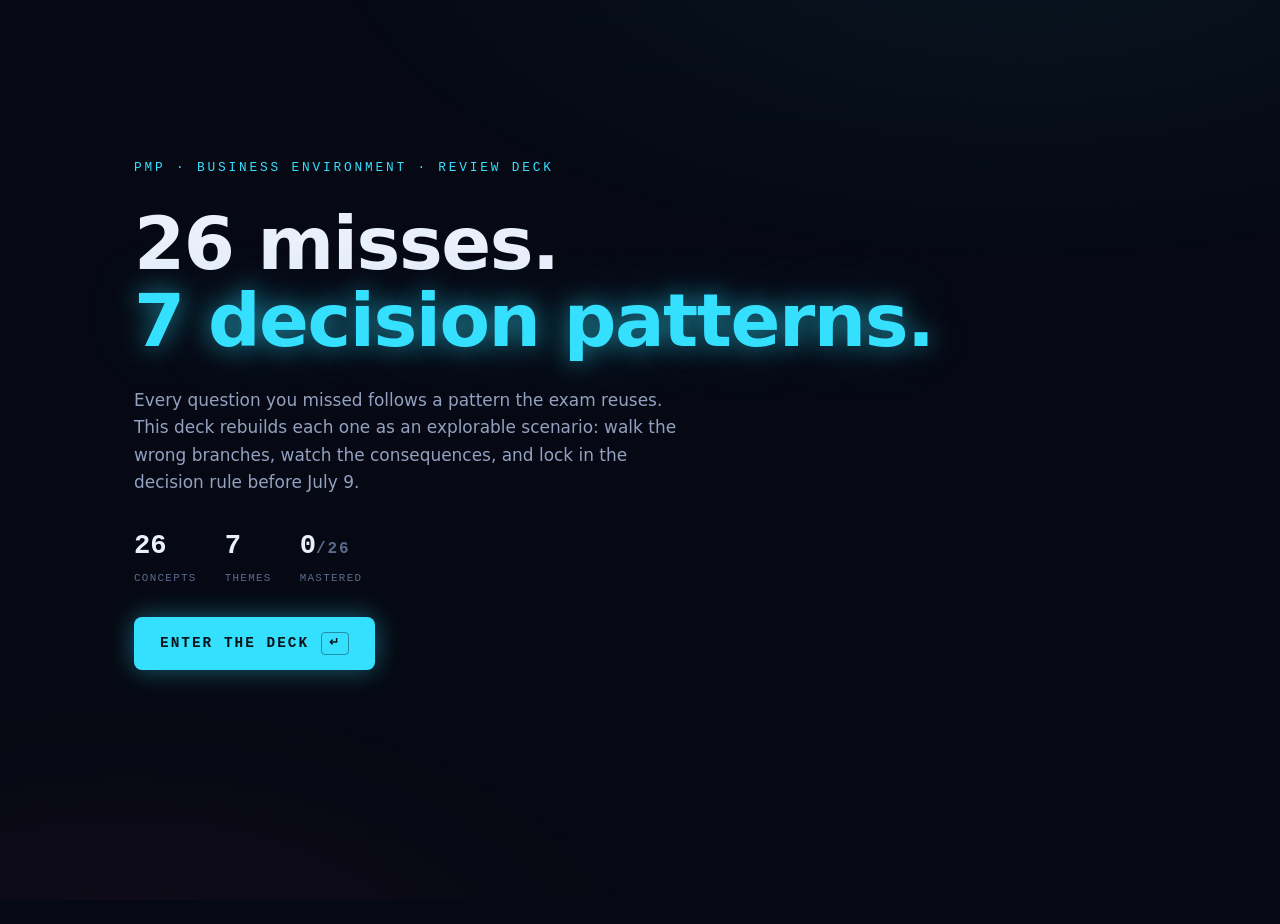
<file: business-environment-deck.html>
<!doctype html>
<html lang="en">
<head>
<meta charset="utf-8">
<meta name="viewport" content="width=device-width, initial-scale=1">
<title>Business Environment — 26 Misses, 7 Decision Patterns</title>
<style>
:root{
  --bg:#060913; --panel:#0c1322; --panel2:#101a30; --line:#1b2740;
  --ink:#e9effb; --muted:#93a1c0; --dim:#5b6a8c;
  --danger:#ff5c5c;
  --mono:ui-monospace,"Cascadia Code","JetBrains Mono","SF Mono",Menlo,Consolas,monospace;
  --sans:system-ui,-apple-system,"Segoe UI",Roboto,Helvetica,Arial,sans-serif;
}
*{box-sizing:border-box;margin:0;padding:0}
html{scroll-behavior:smooth}
body{
  background:var(--bg); color:var(--ink); font-family:var(--sans);
  font-size:17px; line-height:1.6; min-height:100vh;
  -webkit-font-smoothing:antialiased;
}
body::before{
  content:""; position:fixed; inset:0; pointer-events:none; z-index:0;
  background:
    radial-gradient(1200px 600px at 80% -10%, rgba(53,224,255,.06), transparent 60%),
    radial-gradient(900px 500px at 10% 110%, rgba(255,77,157,.05), transparent 60%);
}
#app{position:relative; z-index:1; max-width:1060px; margin:0 auto; padding:0 24px 96px}
button{font:inherit; color:inherit; background:none; border:none; cursor:pointer}
a{color:inherit}
.mono{font-family:var(--mono)}
.eyebrow{
  font-family:var(--mono); font-size:.72rem; letter-spacing:.18em;
  text-transform:uppercase; color:var(--dim);
}

/* ---------- motion ---------- */
@keyframes rise{from{opacity:0;transform:translateY(18px)}to{opacity:1;transform:none}}
@keyframes riseSoft{from{opacity:0;transform:translateY(10px)}to{opacity:1;transform:none}}
@keyframes glowPulse{
  0%,100%{box-shadow:0 0 0 1px var(--ac), 0 0 18px 0 color-mix(in srgb, var(--ac) 45%, transparent)}
  50%{box-shadow:0 0 0 1px var(--ac), 0 0 34px 2px color-mix(in srgb, var(--ac) 65%, transparent)}
}
@keyframes shake{
  10%,90%{transform:translateX(-2px)} 20%,80%{transform:translateX(3px)}
  30%,50%,70%{transform:translateX(-5px)} 40%,60%{transform:translateX(5px)}
}
@keyframes sweep{from{transform:translateX(-100%)}to{transform:translateX(200%)}}
@keyframes ringPop{0%{transform:scale(.94)}60%{transform:scale(1.03)}100%{transform:scale(1)}}
@keyframes scan{from{background-position:0 0}to{background-position:0 48px}}
@keyframes blink{0%,100%{opacity:1}50%{opacity:.2}}
.rise{animation:rise .55s cubic-bezier(.2,.8,.2,1) both}
.rise-soft{animation:riseSoft .45s cubic-bezier(.2,.8,.2,1) both}
@media (prefers-reduced-motion:reduce){
  *,*::before,*::after{animation:none!important;transition:none!important}
}

/* ---------- cover ---------- */
.cover{min-height:92vh; display:flex; flex-direction:column; justify-content:center; gap:28px; position:relative}
.cover-grid{
  position:absolute; inset:-24px; z-index:-1; opacity:.5;
  background:
    linear-gradient(transparent 47px, rgba(53,224,255,.05) 48px),
    linear-gradient(90deg, transparent 47px, rgba(53,224,255,.04) 48px);
  background-size:48px 48px;
  mask-image:radial-gradient(70% 70% at 50% 45%, #000 30%, transparent 100%);
  -webkit-mask-image:radial-gradient(70% 70% at 50% 45%, #000 30%, transparent 100%);
  animation:scan 6s linear infinite;
}
.cover .kicker{color:#35e0ff; font-family:var(--mono); font-size:.8rem; letter-spacing:.22em; text-transform:uppercase}
.cover h1{
  font-size:clamp(2.4rem,6vw,4.6rem); font-weight:800; line-height:1.04;
  letter-spacing:-.02em; text-wrap:balance; max-width:16ch;
}
.cover h1 .neon{
  color:#35e0ff;
  text-shadow:0 0 24px rgba(53,224,255,.55), 0 0 60px rgba(53,224,255,.25);
}
.cover p.lede{max-width:52ch; color:var(--muted); font-size:1.06rem}
.cover-stats{display:flex; gap:28px; flex-wrap:wrap; font-family:var(--mono); font-size:.85rem}
.cover-stats b{display:block; font-size:1.7rem; color:var(--ink); font-weight:700}
.cover-stats span{color:var(--dim); letter-spacing:.12em; text-transform:uppercase; font-size:.68rem}
.cta{
  align-self:flex-start; display:inline-flex; align-items:center; gap:12px;
  font-family:var(--mono); font-size:.9rem; letter-spacing:.14em; text-transform:uppercase;
  color:#06131a; background:#35e0ff; padding:15px 26px; border-radius:8px; font-weight:700;
  box-shadow:0 0 26px rgba(53,224,255,.4);
  transition:transform .18s, box-shadow .18s;
}
.cta:hover{transform:translateY(-2px); box-shadow:0 0 40px rgba(53,224,255,.6)}
.cta .key{border:1px solid rgba(6,19,26,.4); border-radius:4px; padding:1px 7px; font-size:.72rem}
.cover .resume{color:var(--muted); font-family:var(--mono); font-size:.8rem}
.cover .resume b{color:#35e0ff}

/* ---------- top bar ---------- */
.topbar{
  position:sticky; top:0; z-index:10; display:flex; align-items:center; gap:16px;
  padding:14px 4px; margin:0 -4px 8px;
  background:color-mix(in srgb, var(--bg) 88%, transparent);
  backdrop-filter:blur(8px); border-bottom:1px solid var(--line);
}
.topbar .crumb{font-family:var(--mono); font-size:.74rem; letter-spacing:.12em; text-transform:uppercase; color:var(--dim); flex:1; min-width:0; white-space:nowrap; overflow:hidden; text-overflow:ellipsis}
.topbar .crumb b{color:var(--ac,#35e0ff)}
.iconbtn{
  font-family:var(--mono); font-size:.72rem; letter-spacing:.12em; text-transform:uppercase;
  color:var(--muted); border:1px solid var(--line); border-radius:6px; padding:7px 12px;
  transition:border-color .15s,color .15s; white-space:nowrap;
}
.iconbtn:hover{border-color:var(--ac,#35e0ff); color:var(--ink)}
.progress-rail{height:3px; background:var(--line); border-radius:2px; overflow:hidden; flex:0 0 120px}
.progress-rail i{display:block; height:100%; background:var(--ac,#35e0ff); border-radius:2px; transition:width .5s cubic-bezier(.2,.8,.2,1)}

/* ---------- hub ---------- */
.hub-head{padding:56px 0 16px; display:flex; flex-wrap:wrap; align-items:flex-end; gap:24px}
.hub-head h2{font-size:clamp(1.7rem,3.4vw,2.5rem); font-weight:800; letter-spacing:-.01em; text-wrap:balance}
.hub-head .overall{margin-left:auto; text-align:right}
.hub-head .overall .num{font-family:var(--mono); font-size:1.5rem; font-weight:700; color:#35e0ff}
.hub-head .overall .lbl{font-family:var(--mono); font-size:.66rem; letter-spacing:.16em; text-transform:uppercase; color:var(--dim)}
.hub-sub{color:var(--muted); max-width:62ch; margin-bottom:34px}
.hub-grid{display:grid; grid-template-columns:repeat(auto-fill,minmax(300px,1fr)); gap:16px}
.tcard{
  --ac:#35e0ff;
  position:relative; text-align:left; border:1px solid var(--line); border-radius:14px;
  background:linear-gradient(180deg, var(--panel2), var(--panel));
  padding:22px 20px 20px; display:flex; flex-direction:column; gap:12px; overflow:hidden;
  transition:transform .2s, border-color .2s, box-shadow .2s;
}
.tcard:hover{transform:translateY(-3px); border-color:color-mix(in srgb, var(--ac) 55%, var(--line)); box-shadow:0 12px 34px -14px color-mix(in srgb, var(--ac) 40%, transparent)}
.tcard .tno{font-family:var(--mono); font-size:.7rem; letter-spacing:.2em; color:var(--ac)}
.tcard h3{font-size:1.22rem; font-weight:750; letter-spacing:-.01em; line-height:1.25; text-wrap:balance}
.tcard p{font-size:.88rem; color:var(--muted); flex:1}
.tcard .tfoot{display:flex; align-items:center; gap:10px; font-family:var(--mono); font-size:.72rem; color:var(--dim)}
.tcard .ring{margin-left:auto}
.tcard.done{border-color:color-mix(in srgb, var(--ac) 45%, var(--line))}
.tcard .chip{
  font-family:var(--mono); font-size:.62rem; letter-spacing:.16em; text-transform:uppercase;
  color:#06131a; background:var(--ac); border-radius:4px; padding:2px 8px; font-weight:700;
}
.ring{width:44px; height:44px; flex:none}
.ring svg{width:100%; height:100%; transform:rotate(-90deg)}
.ring .bgc{stroke:var(--line); fill:none; stroke-width:4}
.ring .fgc{stroke:var(--ac); fill:none; stroke-width:4; stroke-linecap:round; transition:stroke-dashoffset .6s cubic-bezier(.2,.8,.2,1)}
.ring.pop{animation:ringPop .5s cubic-bezier(.2,.8,.2,1)}
.sheet-link{
  margin-top:22px; display:flex; align-items:center; justify-content:space-between; gap:16px;
  border:1px dashed var(--line); border-radius:14px; padding:18px 20px; width:100%;
  font-family:var(--mono); font-size:.82rem; letter-spacing:.1em; color:var(--muted);
  transition:border-color .2s,color .2s;
}
.sheet-link:hover{border-color:#35e0ff; color:var(--ink)}
.sheet-link .arr{color:#35e0ff}

/* ---------- theme intro ---------- */
.tintro{padding:48px 0 0}
.tintro .tno{font-family:var(--mono); letter-spacing:.22em; font-size:.78rem; color:var(--ac)}
.tintro h2{font-size:clamp(1.9rem,4.5vw,3.1rem); font-weight:800; letter-spacing:-.015em; margin:10px 0 12px; text-wrap:balance}
.tintro .tag{color:var(--muted); max-width:58ch; font-size:1.04rem}
.tintro ol{list-style:none; margin:30px 0; display:flex; flex-direction:column; gap:8px}
.tintro li button{
  width:100%; text-align:left; display:flex; align-items:center; gap:14px;
  border:1px solid var(--line); border-radius:10px; padding:13px 16px;
  background:var(--panel); transition:border-color .15s, transform .15s;
}
.tintro li button:hover{border-color:var(--ac); transform:translateX(4px)}
.tintro .cno{font-family:var(--mono); font-size:.72rem; color:var(--dim); flex:none}
.tintro .cname{font-weight:600; flex:1}
.tintro .cstate{font-family:var(--mono); font-size:.68rem; letter-spacing:.14em; text-transform:uppercase; color:var(--dim)}
.tintro .cstate.ok{color:var(--ac)}

/* ---------- concept ---------- */
.concept{padding-top:36px}
.concept .chead{margin-bottom:22px}
.concept .chead h2{font-size:clamp(1.5rem,3.4vw,2.2rem); font-weight:800; letter-spacing:-.01em; margin-top:6px; text-wrap:balance}
.scenario{
  border:1px solid var(--line); border-left:3px solid var(--ac); border-radius:0 12px 12px 0;
  background:var(--panel); padding:20px 22px; margin:16px 0 26px; max-width:72ch;
}
.scenario .eyebrow{color:var(--ac); margin-bottom:8px; display:block}
.scenario p{color:var(--ink)}
.prompt{font-family:var(--mono); font-size:.8rem; letter-spacing:.16em; text-transform:uppercase; color:var(--muted); margin-bottom:14px}
.prompt b{color:var(--ac)}
.branches{display:flex; flex-direction:column; gap:10px}
.branch{border:1px solid var(--line); border-radius:12px; background:var(--panel); overflow:hidden; transition:border-color .2s}
.branch>button{
  width:100%; text-align:left; padding:15px 18px; display:flex; gap:14px; align-items:flex-start;
  transition:background .15s;
}
.branch>button:hover{background:var(--panel2)}
.branch .bkey{
  font-family:var(--mono); font-size:.72rem; color:var(--dim); border:1px solid var(--line);
  border-radius:6px; padding:2px 8px; flex:none; margin-top:3px; transition:all .2s;
}
.branch .btext{font-size:.98rem}
.branch .verdict{display:none; padding:0 18px 16px 18px}
.branch .verdict .vtag{
  font-family:var(--mono); font-size:.66rem; letter-spacing:.18em; text-transform:uppercase;
  display:inline-block; margin-bottom:8px; padding:3px 9px; border-radius:4px;
}
.branch .verdict p{font-size:.92rem; color:var(--muted); max-width:68ch}
.branch.open .verdict{display:block; animation:riseSoft .4s cubic-bezier(.2,.8,.2,1) both}
.branch.wrong{border-color:color-mix(in srgb, var(--danger) 45%, var(--line))}
.branch.wrong.just{animation:shake .45s}
.branch.wrong .bkey{color:var(--danger); border-color:color-mix(in srgb, var(--danger) 50%, var(--line))}
.branch.wrong .vtag{color:var(--danger); border:1px solid color-mix(in srgb, var(--danger) 50%, transparent)}
.branch.right{border-color:var(--ac); animation:glowPulse 2.4s ease-in-out 2; position:relative}
.branch.right::after{
  content:""; position:absolute; top:0; bottom:0; width:40%; pointer-events:none;
  background:linear-gradient(100deg, transparent, color-mix(in srgb, var(--ac) 14%, transparent), transparent);
  animation:sweep 1.1s ease-out 1;
}
.branch.right .bkey{color:#06131a; background:var(--ac); border-color:var(--ac); font-weight:700}
.branch.right .vtag{color:#06131a; background:var(--ac); font-weight:700}
.branch.right .verdict p{color:var(--ink)}
.reveal{margin-top:26px; display:grid; gap:14px}
@media(min-width:760px){.reveal{grid-template-columns:1fr 1fr}}
.rulecard,.trapcard{border-radius:14px; padding:20px 22px}
.rulecard{
  border:1px solid var(--ac);
  background:linear-gradient(180deg, color-mix(in srgb, var(--ac) 10%, var(--panel)), var(--panel));
  box-shadow:0 0 30px -8px color-mix(in srgb, var(--ac) 35%, transparent);
}
.rulecard .eyebrow{color:var(--ac); margin-bottom:8px; display:block}
.rulecard p{font-size:1.04rem; font-weight:600; line-height:1.5}
.trapcard{border:1px solid color-mix(in srgb, var(--danger) 40%, var(--line)); background:var(--panel)}
.trapcard .eyebrow{color:var(--danger); margin-bottom:8px; display:block}
.trapcard p{font-size:.94rem; color:var(--muted)}
.explore-hint{margin-top:14px; font-family:var(--mono); font-size:.72rem; letter-spacing:.1em; color:var(--dim)}
.cnav{display:flex; align-items:center; gap:12px; margin-top:34px; border-top:1px solid var(--line); padding-top:20px}
.cnav .spacer{flex:1}
.navbtn{
  font-family:var(--mono); font-size:.78rem; letter-spacing:.12em; text-transform:uppercase;
  border:1px solid var(--line); border-radius:8px; padding:11px 18px; color:var(--muted);
  transition:all .18s;
}
.navbtn:hover{border-color:var(--ac); color:var(--ink)}
.navbtn.primary{color:#06131a; background:var(--ac); border-color:var(--ac); font-weight:700}
.navbtn.primary:hover{box-shadow:0 0 22px color-mix(in srgb, var(--ac) 50%, transparent)}
.navbtn.pulse{animation:glowPulse 2s ease-in-out infinite}
.navbtn:disabled{opacity:.35; cursor:default}
.navbtn:disabled:hover{border-color:var(--line); color:var(--muted); box-shadow:none}
.dots{display:flex; gap:6px; align-items:center}
.dots i{width:7px; height:7px; border-radius:50%; background:var(--line); transition:background .2s}
.dots i.on{background:var(--ac)}
.dots i.cur{outline:2px solid var(--ac); outline-offset:2px}
.exam-meta{font-family:var(--mono); font-size:.68rem; color:var(--dim); letter-spacing:.08em; margin-top:10px}

/* theme complete banner */
.tdone{
  margin-top:20px; border:1px solid var(--ac); border-radius:12px; padding:16px 20px;
  display:flex; align-items:center; gap:14px;
  background:color-mix(in srgb, var(--ac) 8%, var(--panel));
  animation:rise .5s cubic-bezier(.2,.8,.2,1) both, glowPulse 2.2s ease-in-out 2;
}
.tdone .mark{font-family:var(--mono); color:var(--ac); font-size:1.2rem}
.tdone p{font-size:.9rem}
.tdone b{color:var(--ac)}

/* ---------- cheat sheet ---------- */
.sheet{padding-top:48px}
.sheet h2{font-size:clamp(1.8rem,4vw,2.7rem); font-weight:800; letter-spacing:-.015em; margin:8px 0 6px}
.sheet .sub{color:var(--muted); max-width:60ch; margin-bottom:8px}
.sheet-actions{display:flex; gap:10px; margin:20px 0 34px}
.sheet-theme{margin-bottom:30px; break-inside:avoid}
.sheet-theme h3{
  font-size:1.05rem; font-weight:750; display:flex; gap:12px; align-items:baseline;
  border-bottom:1px solid var(--line); padding-bottom:8px; margin-bottom:14px;
}
.sheet-theme h3 .tno{font-family:var(--mono); font-size:.7rem; letter-spacing:.18em; color:var(--ac)}
.sheet-theme ul{list-style:none; display:flex; flex-direction:column; gap:10px}
.sheet-theme li{display:flex; gap:12px; align-items:flex-start; max-width:80ch}
.sheet-theme li::before{content:"▸"; color:var(--ac); flex:none; font-size:.8rem; margin-top:3px}
.sheet-theme li b{font-weight:650}
.sheet-theme li span{color:var(--muted)}
@media print{
  body{background:#fff; color:#111; font-size:11.5px}
  body::before,.topbar,.sheet-actions,.no-print{display:none!important}
  #app{max-width:none; padding:0}
  .sheet-theme li span{color:#444}
  .sheet-theme h3{border-color:#ccc}
  .sheet-theme h3 .tno,.sheet-theme li::before{color:#111}
  .sheet h2{font-size:20px} .sheet .sub{color:#444}
}
@media(max-width:640px){
  body{font-size:16px}
  .progress-rail{flex-basis:64px}
  .cover-stats{gap:18px}
  .cnav{flex-wrap:wrap}
  .dots{display:none}
}
</style>
</head>
<body>
<div id="app"></div>
<script>
/* ================= DATA ================= */
const THEMES = [
{
  id:"loop", color:"#35e0ff", title:"The Knowledge Loop",
  tag:"Where organizational knowledge lives, and how insight gets fed back into the system. The exam's favorite decoy lives here: the lessons learned register.",
  concepts:[
  {
    q:1, title:"The Authoritative Source",
    scenario:"You are drafting the project management plan for a housing project. The sponsor wants stronger safety practices than the last project had, and you want the plan to reflect the organization's most current standards. Where do you look?",
    prompt:"What should the project manager do?",
    branches:[
      {t:"Check the lessons learned register for validated safety recommendations.", ok:false,
       w:"You would be reading raw, project-level lessons — not validated standards. The PMO distills registers into the knowledge base; the register itself is the input, never the authority. This is the classic decoy answer."},
      {t:"Review the previous housing project's archive for safety notes.", ok:false,
       w:"Archives hold raw data from one project. Nothing in them has been validated or institutionalized, so you would be importing unvetted practice into a formal plan."},
      {t:"Consult the safety officer and add departmental procedures to the plan.", ok:false,
       w:"That is a single function's view. Organizational standards must come from organizational process assets, not from one department's procedures."},
      {t:"Search the knowledge repositories for updated safety process improvements.", ok:true,
       w:"The organization's knowledge repository is the authoritative source. It holds the validated, institutionalized continuous-improvement processes drawn from across the organization — exactly what \"most current organizational standards\" means."}
    ],
    rule:"Current organizational standards live in the knowledge repository — an OPA. Registers hold raw lessons, archives hold raw data, departments hold local views.",
    trap:"\"Lessons learned register\" sounds like the home of improvements. It is not — it stores unvalidated, current-project lessons. Only after the PMO formalizes them do they become organizational standards."
  },
  {
    q:2, title:"Close the Loop",
    scenario:"A mid-project audit reveals that recurring vendor delays were already documented in lessons learned from earlier projects — and the very same vendor practices are now causing repeated schedule slippage on your project.",
    prompt:"What should the project manager do about this pattern?",
    branches:[
      {t:"Document the vendor delays in the final project report for organizational awareness.", ok:false,
       w:"A final report informs future readers — later. It does nothing to stop the delays happening right now, and the pattern repeats for a third time."},
      {t:"Escalate the vendor performance issue to the sponsor for intervention and oversight.", ok:false,
       w:"Escalation hands your job to the sponsor. Applying lessons learned to the project's own artifacts is squarely the project manager's responsibility."},
      {t:"Request a change to the procurement management plan's vendor management practices using repository insights.", ok:true,
       w:"This turns organizational knowledge into a formal, systemic fix: the insight lands in the artifact that actually governs vendor behavior, through change control. The loop closes."},
      {t:"Increase the frequency of vendor status meetings for the rest of the project.", ok:false,
       w:"More meetings means more watching. Oversight intensity does not change the vendor practices that cause the delays."}
    ],
    rule:"Apply repository insight by formally changing the plan that governs the problem. Watching harder or reporting later never fixes practices.",
    trap:"Escalating and adding meetings both feel proactive. Neither one changes the controlling artifact — and the exam reads both as avoidance."
  },
  {
    q:6, title:"Institutionalize It",
    scenario:"At the close of a compliance project, your team's new regulatory-documentation checklists have dramatically reduced errors. They are not yet part of the organization's standard resources, and you want future projects to benefit.",
    prompt:"What should the project manager do?",
    branches:[
      {t:"Retain the checklists in the project's own repository for easy team reference.", ok:false,
       w:"Locked inside the project, the checklists help exactly one team. Access is limited and organizational learning never happens."},
      {t:"Share the checklists informally with peers starting similar projects.", ok:false,
       w:"Informal sharing spreads knowledge to whoever happens to hear about it — but nothing is institutionalized, and the practice dies with staff turnover."},
      {t:"Ask the sponsor to approve the checklists for organizational use.", ok:false,
       w:"Sponsor approval is authority, not implementation. A blessing does not update the organization's process assets — someone still has to put the checklists where projects will find them."},
      {t:"Update the checklists and place them into the organization's quality repository.", ok:true,
       w:"Placing them in the quality repository standardizes the practice, improves audit readiness, and makes the improvement available to every future project. This is how an improvement becomes organizational."}
    ],
    rule:"An improvement becomes organizational only when it enters the organizational repository. Retention, informal sharing, and sponsor blessing do not institutionalize anything.",
    trap:"Sponsor approval feels official — but authority is not the same as updating OPAs. The mechanical act of placing the asset in the repository is the answer."
  },
  {
    q:12, title:"From Retro to System",
    scenario:"Your agile team's sprint retrospectives keep identifying the same impediments. They are dutifully logged in the retro notes, but they never enter the organization's improvement framework — and nothing changes.",
    prompt:"How do you make these insights drive systemic change?",
    branches:[
      {t:"Continue logging impediments in retrospective notes for review next iteration.", ok:false,
       w:"That is exactly what has been happening. Retro notes are visible to the team and invisible to the organization — recurring issues stay recurring."},
      {t:"Record recurring impediments in the lessons learned repository and address the improvement backlog.", ok:true,
       w:"The repository makes the pattern visible to the organization; the improvement backlog makes it actionable. Together they convert retro chatter into systemic change."},
      {t:"Escalate the impediments to the sponsor for resolution and oversight.", ok:false,
       w:"Escalation bypasses the real mechanism: embedding improvements into the organization's processes. The sponsor is not the improvement framework."},
      {t:"Schedule more retrospectives to capture more impediment data.", ok:false,
       w:"More retrospectives produce more data about the same unresolved issues. Volume of capture was never the problem — systemic follow-through was."}
    ],
    rule:"Recurring impediments graduate from retro notes to the lessons learned repository plus an improvement backlog. Repository = visible; backlog = actionable.",
    trap:"Notice the rhyme with the vendor-delay pattern: sponsor escalation and more meetings/retros are recurring decoys whenever the real answer is \"feed the system.\""
  }
]},
{
  id:"cct", color:"#ff4d9d", title:"Change Control Triggers",
  tag:"Know the exact moment the formal machinery must engage — and what has to happen before you touch a baseline.",
  concepts:[
  {
    q:3, title:"Threshold Crossed",
    scenario:"Midway through a publicly funded infrastructure project, cost and schedule variances exceed the escalation thresholds defined in the governance plan — driven by material price spikes and permit delays. The sponsor fears reputational damage without fast corrective action.",
    prompt:"What should the project manager do?",
    branches:[
      {t:"Negotiate material prices, expedite permits, then update cost and schedule baselines.", ok:false,
       w:"The corrective actions are fine — but once variances exceed governance thresholds, you never update baselines directly. Baselines move only through approved change control."},
      {t:"Revise the implementation plan, monitor closely, and send frequent variance reports.", ok:false,
       w:"Monitoring and reporting ignore the trigger that already fired. Thresholds exceeded means monitoring alone is over; the issue must move through formal governance."},
      {t:"Apply tighter procurement oversight and more efficient resource allocation.", ok:false,
       w:"This treats a governance breach as an operational tuning problem. It may reduce future variance, but the current variances have already crossed escalation limits and require formal review."},
      {t:"Submit a formal change request to adjust the baseline budget and timeline using updated estimates.", ok:true,
       w:"Analyze causes, re-forecast with current information, and submit a change request. This preserves governance integrity, gives the sponsor visibility, and creates a documented path to an approved rebaseline."}
    ],
    rule:"Variance beyond governance thresholds is a governance trigger: analyze, re-forecast, submit a formal change request. Baselines change only through change control.",
    trap:"Hands-on fixes (negotiate! expedite! optimize!) feel like leadership. The moment thresholds fire, the exam wants process integrity, not heroics."
  },
  {
    q:18, title:"Assess Before Anything",
    scenario:"Your new product is ready to ship. At that moment, new components become available that would improve its quality.",
    prompt:"What should the project manager do?",
    branches:[
      {t:"Evaluate the risks and benefits of deploying the components in the next product release.", ok:false,
       w:"Deferring to the next release before any assessment gives away a first-to-market opportunity that might have been easy to seize."},
      {t:"Integrate the components and launch a marketing campaign about the improved quality.", ok:false,
       w:"Adopting unevaluated components at the point of shipping is a gamble, not a business decision. No impact analysis, no adoption."},
      {t:"Submit a formal change request for additional budget to cover the components.", ok:false,
       w:"A change request is premature — nobody has established that the components add value yet. Change control consumes an impact assessment; it does not replace one."},
      {t:"Assess the components to determine their potential impact and benefits to the product.", ok:true,
       w:"Assessment comes first, always. Once impact and benefits are understood, the right path — adopt now via change control, defer, or skip — becomes an informed choice."}
    ],
    rule:"Impact assessment precedes everything: change requests, adoption, and deferral are all downstream of knowing what the change is worth.",
    trap:"Jumping straight to a change request feels disciplined. A CR without an assessed impact is just paperwork — the exam wants the analysis first."
  },
  {
    q:22, title:"Late-Breaking Law",
    scenario:"You are finalizing exit criteria on a predictive, large-scale system project. The risk-and-compliance stakeholder informs you that newly passed legislation requires an additional deliverable — and it could delay go-live.",
    prompt:"What should the project manager do?",
    branches:[
      {t:"Hold a meeting to clarify that the request is not part of the defined exit criteria.", ok:false,
       w:"Rejecting a legal requirement because it arrived late does not make it optional. Ignoring new legislation exposes the project to compliance risk."},
      {t:"Work with the stakeholder to document the request and initiate a formal change request.", ok:true,
       w:"In predictive environments, anything touching scope, cost, or schedule goes through formal change control. Document it, log it, and let the CCB decide on compliance, alignment, and risk."},
      {t:"Escalate to the sponsor to avoid delays to the delivery timeline.", ok:false,
       w:"Escalating sidesteps the standard change process and shifts accountability upward — and it does not actually prevent any delay."},
      {t:"Record the legal requirement as a risk and monitor it, since it is outside original scope.", ok:false,
       w:"Passed legislation is not a potential future event — it is a realized change. Risks are monitored; changes are processed."}
    ],
    rule:"A realized regulatory change goes through formal change control, no matter how late it arrives. Never reject it, park it as a risk, or route around the process via the sponsor.",
    trap:"\"Record it as a risk\" tempts because the word compliance smells like the risk register. Test: has it already happened? Then it is a change, not a risk."
  },
  {
    q:23, title:"The Plan Must Follow Reality",
    scenario:"On an agile project, a risk identified early now occurs — with far higher impact than anticipated. The planned response would be ineffective. The team has designed a drastically different, better response that must be implemented as soon as possible.",
    prompt:"What should the project manager do?",
    branches:[
      {t:"Implement only the initial response as outlined in the risk management plan.", ok:false,
       w:"You would be executing a response everyone already knows will fail, out of loyalty to a document. Plans serve the project, not the reverse."},
      {t:"Update the risk management plan and implement the newly created response.", ok:true,
       w:"Act fast and keep the record truthful. Updating the plan as you implement makes stakeholders aware of the change and the reasoning — adaptation with transparency is the agile answer."},
      {t:"Defer the response until the next progress meeting to inform stakeholders.", ok:false,
       w:"Waiting for a ceremony while a high-impact risk event unfolds compounds the damage. Urgency was stated in the scenario for a reason."},
      {t:"Implement a contingency response now and inform stakeholders afterward.", ok:false,
       w:"Acting without stakeholder awareness breeds confusion and mistrust. Transparency is not a follow-up task — it travels with the action."}
    ],
    rule:"When reality outgrows the plan: implement the better response and update the plan together. Speed and transparency are one move, not two.",
    trap:"\"Act now, tell later\" exploits the urgency in the scenario. The exam never rewards keeping stakeholders in the dark, however pressing the timeline."
  }
]},
{
  id:"diag", color:"#a78bfa", title:"Diagnose Before You Intervene",
  tag:"One story in five acts: get the framework, assess, interpret, act — and be willing to change yourself. The exam tells you which act you're in; read the 'already done' list.",
  concepts:[
  {
    q:11, title:"Act I — Framework First",
    scenario:"A regional hospital system is preparing to merge with another provider. Management wants a structured approach to understanding staff attitudes and behaviors that could affect integration. You have reviewed the EEFs — org charts, workforce demographics. What next?",
    prompt:"What should the project manager do next?",
    branches:[
      {t:"Distribute a short survey to gather initial feedback on the merger.", ok:false,
       w:"A survey without a defined framework is a premature step that risks unfocused results. \"Structured approach\" is the scenario's key phrase — structure comes before data."},
      {t:"Convene focus groups to discuss integration concerns with selected employees.", ok:false,
       w:"Focus groups need an evaluation framework first to guarantee representative coverage. Otherwise you hear from whoever is loudest."},
      {t:"Review historical employee engagement data to estimate cultural readiness.", ok:false,
       w:"Historical engagement is a proxy metric. It will not reveal current, merger-specific attitudes — the thing management actually asked about."},
      {t:"Review the resource management plan and artifacts on standard operating procedures.", ok:true,
       w:"The resource management plan defines how cultural assessment, staff attitudes, and behavior are handled; SOPs define accepted team behavior. That is the structured framework everything else hangs on."}
    ],
    rule:"When the ask is a \"structured approach,\" get the framework before collecting data — the resource management plan and SOPs tell you how to assess.",
    trap:"Surveys and focus groups are genuinely right steps — later. The question asks what comes next, and frameworks precede fieldwork."
  },
  {
    q:4, title:"Act II — Assess Before Fixing",
    scenario:"A technology company is shifting from a hierarchical to an agile culture. You have reviewed the EEFs — org structure, workforce readiness. Leadership is supportive, yet engineers keep raising concerns that slow adoption.",
    prompt:"What should the project manager do next?",
    branches:[
      {t:"Update job descriptions to include agile responsibilities.", ok:false,
       w:"An HR administrative action, not a cultural diagnostic. Paper changes do not surface why engineers resist."},
      {t:"Conduct a cultural assessment using surveys and interviews with employees.", ok:true,
       w:"This is the diagnostic step: identify the actual values and behaviors in play before designing any intervention. You cannot treat what you have not diagnosed."},
      {t:"Launch training sessions to prepare engineers for agile practices.", ok:false,
       w:"Training is premature when you do not yet understand the cultural drivers of the resistance. You might train against the wrong problem entirely."},
      {t:"Draft a cultural change strategy to address the engineers' resistance.", ok:false,
       w:"Strategy without assessment data is guesswork with a cover page. The assessment feeds the strategy — not the other way around."}
    ],
    rule:"Diagnose values and behaviors before any intervention. Assessment precedes training, strategy, and administrative fixes.",
    trap:"Contrast with Act I: there, assessment tools were premature because no framework existed. Here the EEF review is done and the framework question is settled — so assessment IS the next step. Track what the scenario says is already complete."
  },
  {
    q:15, title:"Act III — Interpret the Data",
    scenario:"An engineering company is outsourcing building operations. Senior management wants to understand how team dynamics could affect prioritization and governance. You have already collected survey data and conducted stakeholder interviews.",
    prompt:"What should the project manager do next?",
    branches:[
      {t:"Update the stakeholder map to show reporting relationships across departments.", ok:false,
       w:"Stakeholder maps show relationships. They do not reveal the cultural and political dynamics behind decision-making, which is what management asked about."},
      {t:"Apply cultural and political awareness tools to evaluate decision-making influences.", ok:true,
       w:"Data has been collected; the interpretive step comes next. Cultural and political awareness tools turn raw survey and interview input into insight about how decisions actually get made."},
      {t:"Submit the survey findings to the project management office for review.", ok:false,
       w:"Passing raw findings to the PMO is passive — it abdicates the analysis that is yours to do."},
      {t:"Schedule a summary review with the legal and procurement department managers.", ok:false,
       w:"A summary review with two departments is neither analysis nor the right audience. The data still has not been interpreted."}
    ],
    rule:"After collection comes interpretation. Analysis tools sit between raw data and strategy — skipping them hands someone a pile of surveys instead of an answer.",
    trap:"Handing findings \"up\" to a PMO or a review meeting looks diligent but is an abdication. When the scenario says data is collected, the verb the exam wants is analyze."
  },
  {
    q:8, title:"Act IV — Now Act",
    scenario:"A telecom company is restructuring after outsourcing facilities management. You have completed stakeholder engagement, addressed resistance, and aligned the change strategy with the company's cultural values. The team must now prepare targeted interventions.",
    prompt:"What should the project manager do next?",
    branches:[
      {t:"Revisit stakeholder interviews to confirm alignment with current priorities.", ok:false,
       w:"Alignment is already achieved — the scenario says so. Re-interviewing is a redundant loop back into diagnosis."},
      {t:"Update the competency framework to reflect revised job descriptions.", ok:false,
       w:"A follow-up activity, not an implementation step. It documents change rather than making it."},
      {t:"Compile a summary of engagement outcomes and store it in the repository.", ok:false,
       w:"Administrative filing. Useful eventually, but it moves nothing forward when the team is poised to intervene."},
      {t:"Initiate targeted change activities such as process redesign and staff training.", ok:true,
       w:"Diagnosis done, alignment done — the next step is action. Targeted interventions aim the change effort at the specific areas that need it."}
    ],
    rule:"When diagnosis and alignment are complete, the answer is action — targeted interventions, not another lap of study or paperwork.",
    trap:"After three questions rewarding caution, this one punishes it. The cycle has a direction: framework → assess → interpret → act. Find your position before picking the careful-sounding option."
  },
  {
    q:17, title:"Act V — Adapt Yourself Too",
    scenario:"A startup hires you after years at an established company. Here, uncertainty and change are normal — and your conventional practices are meeting resistance from the team. You are willing to adjust and focused on the project's success.",
    prompt:"What should the project manager do?",
    branches:[
      {t:"Plot a fully detailed schedule with clear milestones to offset the chaotic design process.", ok:false,
       w:"A rigid schedule cannot force an unpredictable design process to follow it. The culture is partly a rational response to the conditions the startup operates under."},
      {t:"Re-evaluate expectations about hierarchy and empower the team with decision-making.", ok:true,
       w:"Culture — including tolerance for uncertainty — is at the root of how an organization operates. Swapping imported hierarchical expectations for the egalitarian style that fits this startup is the adjustment that works."},
      {t:"Employ a style that tolerates informality but still leans on hierarchy and authority.", ok:false,
       w:"The resistance already told you the formal style was a mistake. Softening it slightly is still importing it."},
      {t:"Establish a code of conduct and specify policies to frame the team's informal interactions.", ok:false,
       w:"A well-functioning team may read an imposed code of conduct as superfluous — even insulting. Documented policies should follow organizational need, not the manager's comfort."}
    ],
    rule:"Leadership style bends to the organization's culture, not the reverse. In high-uncertainty cultures, empower rather than impose structure.",
    trap:"The compromise option — informal but still hierarchical — is bait. When the team has already resisted imported formality, half-importing it is not adaptation."
  }
]},
{
  id:"esc", color:"#ffc940", title:"Escalate or Own It?",
  tag:"The exam's sharpest judgment call: what is the project manager's job, and what genuinely belongs above the project. Get the boundary wrong in either direction and you lose the point.",
  concepts:[
  {
    q:21, title:"Own the Room",
    scenario:"A hydropower plant project has finished its compliance analysis. Meeting all regulatory, safety, and security requirements will be costly and complex — and stakeholders hold conflicting views about whether full compliance is really necessary.",
    prompt:"What should the project manager do next?",
    branches:[
      {t:"Lead a discussion with stakeholders to confirm the need for compliance and highlight the risks of non-compliance.", ok:true,
       w:"A structured discussion closes the knowledge gap driving the conflict: stakeholders see the obligations and the long-term cost of skipping them. Facilitating that alignment is the project manager's job — before anyone escalates anything."},
      {t:"Search the stakeholder register for individuals with the authority to resolve the disagreement.", ok:false,
       w:"Finding influential allies helps a negotiation, but it does not fix the actual problem: stakeholders misunderstand why compliance matters."},
      {t:"Escalate the compliance concerns and conflicting views to the sponsor.", ok:false,
       w:"Escalating first bypasses the project manager's responsibility to facilitate resolution at the stakeholder level. The sponsor is the backstop, not the first move."},
      {t:"Propose removing select compliance elements to balance cost and expectations.", ok:false,
       w:"Trading away regulatory requirements to please stakeholders invites legal, financial, and reputational damage. Compliance is not a negotiable scope item."}
    ],
    rule:"Compliance itself is non-negotiable — and building stakeholder alignment around it is the PM's own job. Escalation before facilitation is abdication.",
    trap:"\"Conflicting stakeholders + sponsor exists\" pattern-matches to escalation. But conflict about facts is resolved with facilitation and information, not authority."
  },
  {
    q:13, title:"Strategy Belongs Above",
    scenario:"Your software project launched before a popular new networking technology appeared. The sponsor is pushing to adopt it, citing market share — but the engineers agree that extensive recoding would be needed to retrofit compatibility.",
    prompt:"What should the project manager do?",
    branches:[
      {t:"Work with the sponsor to assess the technology's value and update the project management plan with the revised strategy.", ok:true,
       w:"Redirecting the product around a new technology is a business-strategy decision, not a project-level one. Align with the sponsor — and the program or portfolio — first; the plan then follows the approved strategy."},
      {t:"Alert stakeholders to expect scope expansion and timeline delays from the recoding.", ok:false,
       w:"Premature. If the strategic decision goes the other way, the expansion never materializes — and you have burned credibility broadcasting a change that was never approved."},
      {t:"Work with the team to determine the maximum scope change they can realistically absorb.", ok:false,
       w:"A real task — after the new direction is established. Sizing capacity for a strategy nobody has approved puts the cart before the horse."},
      {t:"Adopt an iterative development approach to continuously absorb networking-related changes.", ok:false,
       w:"Possibly a fine delivery approach — but you do not rebuild the project management plan around a business strategy that has not been decided."}
    ],
    rule:"Technology pivots are business-strategy decisions. Align with the sponsor and portfolio before touching the plan — strategy first, plan second.",
    trap:"Every wrong option here is a reasonable action done too early. Sequence is the whole question: strategic alignment unlocks the rest."
  },
  {
    q:24, title:"Organizational Shock",
    scenario:"You are in sprint five of a product development project, releasing next quarter — when your company is unexpectedly acquired by a competitor that already sells a similar product.",
    prompt:"What should the project manager do first?",
    branches:[
      {t:"Perform a comparative product analysis to identify differentiation opportunities.", ok:false,
       w:"This quietly assumes the project continues. After an acquisition, that assumption is exactly what nobody has confirmed yet."},
      {t:"Collaborate with the acquiring company's product team on integration possibilities.", ok:false,
       w:"Necessary eventually — but first you need to understand the acquisition's immediate impact and strategic implications for your project. Reaching across before direction exists is freelancing."},
      {t:"Seek support from the project sponsor and initiate appropriate change management procedures.", ok:true,
       w:"An acquisition is a major organizational change — it demands immediate sponsor engagement and formal change management. Executive direction comes before any product decision: continue, modify, or terminate."},
      {t:"Prepare project termination documentation and capture lessons learned.", ok:false,
       w:"This assumes cancellation just as confidently as option one assumed continuation. Neither assumption survives without an organizational assessment."}
    ],
    rule:"Events above the project — mergers, acquisitions, strategy shifts — require executive direction through formal change management before any project-level move.",
    trap:"Compare the three questions in this theme: escalate when the decision is organizational or strategic; own it when the work is stakeholder alignment or applying lessons. The boundary is whose decision it is — not how urgent it feels."
  }
]},
{
  id:"risk", color:"#8af25e", title:"Risk in the Right Order",
  tag:"Identification and analysis have a sequence the exam enforces ruthlessly: people first, register before plan, qualitative before quantitative, expertise where knowledge is thin.",
  concepts:[
  {
    q:14, title:"People Before Process",
    scenario:"An NGO is building a water purification system across developing countries: innovative technology needing test-and-adapt cycles, plus shifting local regulations that could alter scope and timeline. Facing deep uncertainty, you must prepare for unknown risks. What comes first?",
    prompt:"What should the project manager do first?",
    branches:[
      {t:"Establish a continuous risk identification process and update the risk register as risks emerge.", ok:false,
       w:"Important — second. A continuous process works once key stakeholders are engaged and agree on the risk management approach. Process without people identifies risks nobody owns."},
      {t:"Revise the risk management plan whenever test results or regulatory changes reveal new risks.", ok:false,
       w:"Category error: the risk management plan describes the approach to risk. New risks go in the risk register — you do not rewrite the methodology every time one appears."},
      {t:"Engage key stakeholders early to identify potential risks and document them in the risk register.", ok:true,
       w:"In uncertain, complex projects, stakeholder engagement is the priority in risk identification. It establishes the baseline register that continuous identification will later keep current."},
      {t:"Request additional reserves to cover cost and schedule impacts of regulatory change.", ok:false,
       w:"Reserves are sized by quantitative risk analysis. Requesting them before anything is identified or analyzed is asking for a number with no math behind it."}
    ],
    rule:"Risk management starts with people: engage stakeholders, baseline the register. Continuous processes, plan revisions, and reserves all come after.",
    trap:"Plan versus register is a recurring exam trick. The plan is the how — stable. The register is the what — living. New risks touch the register."
  },
  {
    q:5, title:"Keep Finding People",
    scenario:"In a project's early stages, the team is identifying risks for the project management plan — and discovers that stakeholders hold many concerns that have never been articulated.",
    prompt:"What approach should the project manager adopt?",
    branches:[
      {t:"Identify key environmental and social threats to meet sustainability objectives.", ok:false,
       w:"That is one category of risk, chosen before anyone has established it matters for this project. The team should weigh a category's relevance before centering on it."},
      {t:"Follow a continuous stakeholder identification strategy to catch risks as they emerge.", ok:true,
       w:"Unvoiced concerns mean unheard — possibly unidentified — stakeholders. Continuously identifying stakeholders keeps awareness of emerging risks alive for the whole project: risks surface through people."},
      {t:"Focus on each risk's value to the project outcome for pragmatic resolution.", ok:false,
       w:"Value-ranking is prioritization — a later step. The problem in this scenario is identification: concerns have not even been articulated yet."},
      {t:"Implement a strategic framework, such as PESTLE, to identify sources of overall project risk.", ok:false,
       w:"PESTLE finds sources of risk systematically — useful, but the stated gap is stakeholder concerns going unheard, and a category framework does not fix that."}
    ],
    rule:"Unvoiced stakeholder concerns signal missing stakeholders. Keep identification continuous — risks surface through people, not frameworks.",
    trap:"PESTLE glitters because it sounds rigorous. Match the tool to the stated gap: the scenario is about people not being heard, not categories not being scanned."
  },
  {
    q:26, title:"Import Expertise",
    scenario:"A complex integration project spans legacy systems and emerging technologies. The internal team has identified standard technical and schedule risks — but stakeholders worry the team does not fully understand the integration and regulatory-compliance risks. Deadlines are tight; budget is limited.",
    prompt:"How should the project manager enhance risk identification?",
    branches:[
      {t:"Conduct additional brainstorming sessions with the team for more comprehensive scenarios.", ok:false,
       w:"Brainstorming recombines knowledge the team already has — which is precisely what stakeholders say is insufficient. Unstructured repetition also bloats the register."},
      {t:"Review historical project data and lessons learned from similar integrations.", ok:false,
       w:"Useful as part of a broader strategy — but alone, history overlooks what is unique about this integration and can produce an outdated risk profile."},
      {t:"Engage external subject matter experts to validate identified risks and uncover additional vulnerabilities.", ok:true,
       w:"When the team's knowledge is the gap, import knowledge. SMEs bring functional expertise that validates the register quickly and surfaces high-risk areas insiders cannot see — a fit for tight deadlines, too."},
      {t:"Schedule individual interviews with key stakeholders about their specific concerns.", ok:false,
       w:"One-on-one interviews are slow, and the scenario is explicit about tight deadlines. Worse, stakeholders hold concerns — not the specialized knowledge that is missing."}
    ],
    rule:"When the team's own knowledge is the identified gap, bring expertise in. SMEs validate fast and see what insiders can't.",
    trap:"\"More brainstorming\" flatters the team and \"review history\" sounds cheap — both recycle the same insufficient knowledge base the stakeholders flagged."
  },
  {
    q:25, title:"Qualitative First",
    scenario:"A team meeting surfaces several potential risks. The sponsor requests a follow-up to understand which ones need the most attention and how they might hit project objectives. You want the risks prioritized before that meeting.",
    prompt:"What should the project manager do?",
    branches:[
      {t:"Conduct a qualitative risk analysis to assess probability and impact.", ok:true,
       w:"Qualitative analysis is the prioritization step: probability × impact sorts the register so you can tell the sponsor which risks deserve attention and deeper analysis. Fast, and exactly fitted to the ask."},
      {t:"Perform quantitative analysis to calculate overall risk exposure.", ok:false,
       w:"Quantitative analysis comes after qualitative filtering, and only for the high-priority survivors. Heavy modeling before triage is effort spent on risks that may not matter."},
      {t:"Use a Monte Carlo simulation to model schedule sensitivity.", ok:false,
       w:"Monte Carlo is a specific quantitative tool for modeling uncertainty — not an early-stage, general prioritization method."},
      {t:"Ask subject matter experts to validate the entries in the risk register.", ok:false,
       w:"Expert judgment supports risk processes but is not itself a prioritization method. Validation tells you the risks are real, not which ones matter most."}
    ],
    rule:"Prioritization means qualitative analysis — probability and impact. Quantitative tools and Monte Carlo enter later, only for what survives the filter.",
    trap:"Note the flip from the previous concept: there, SMEs were right because knowledge was the gap. Here the gap is ranking, and SMEs are the decoy. The stated need picks the tool."
  }
]},
{
  id:"value", color:"#ff7847", title:"Value & Leading Indicators",
  tag:"Measure what predicts, decide by business value, and aim interventions at the diagnosed gap — not at whatever generic virtue is on the menu.",
  concepts:[
  {
    q:10, title:"Leading, Not Lagging",
    scenario:"You and the product owner are defining governance metrics for an agile initiative. The sponsor wants innovative measures that anticipate delivery risks — before they materialize.",
    prompt:"Which metric belongs in the governance plan?",
    branches:[
      {t:"Customer satisfaction surveys after product release.", ok:false,
       w:"Reactive by definition — it can only tell you about problems after delivery. The sponsor asked for anticipation."},
      {t:"Defect density recorded at the end of each iteration.", ok:false,
       w:"A lagging quality indicator: the defects have already been built. It explains the past; it does not warn about the future."},
      {t:"Team satisfaction and engagement scores.", ok:true,
       w:"A leading indicator. Falling engagement signals burnout, unclear goals, resource strain, or conflict — the upstream causes of delivery failure — while there is still time to act. That is what \"anticipate\" means."},
      {t:"Negative social media reviews after product launch.", ok:false,
       w:"Doubly lagging: the product has shipped and the damage is public. Reputational monitoring cannot anticipate anything."}
    ],
    rule:"To anticipate risk, choose leading indicators. Anything measured after the work ships can only explain — never warn.",
    trap:"Defect density sounds like serious engineering rigor. Timing is the tell: measured at iteration end, it trails the work. Ask of any metric — does it fire before or after the damage?"
  },
  {
    q:19, title:"Forecast From Facts",
    scenario:"Unforeseen political risks force an urgent acceleration of a software project. The sponsor demands immediate visibility into anticipated delays and their business impact, to drive go/no-go decisions.",
    prompt:"What should the project manager do?",
    branches:[
      {t:"Conduct a trend analysis using project performance data to forecast timeline impacts.", ok:true,
       w:"Trend analysis projects forward from actual velocity and performance — objective, data-driven delay forecasts a sponsor can take into a go/no-go decision immediately."},
      {t:"Run risk assessment workshops with stakeholders to evaluate political risks.", ok:false,
       w:"Workshops identify and mitigate risks; they do not produce the immediate delay-and-impact visibility the sponsor asked for."},
      {t:"Execute schedule compression analysis using crashing and fast-tracking.", ok:false,
       w:"Compression explores recovery options — how to claw time back. The sponsor first needs to know how late the project will be and what it costs the business."},
      {t:"Develop scenario-planning models based on regulatory possibilities.", ok:false,
       w:"Scenario models are hypotheses. Without grounding in historical performance data, they cannot deliver accurate delay predictions for a decision this consequential."}
    ],
    rule:"\"Immediate visibility on delays\" = forecast from actual performance data. Trend analysis answers the question sponsors are really asking: how late, and what does it cost?",
    trap:"Fancy techniques (compression, scenario planning) answer questions nobody asked. Match the deliverable to the request: the sponsor wants a forecast, not a workshop."
  },
  {
    q:16, title:"Value Decides",
    scenario:"A manufacturing project depends on a fluid supply chain — and sudden supply issues have disrupted the schedule. The sponsor warns the critical path is at risk, and missed milestones carry penalties. You need to resolve the delay fast.",
    prompt:"What should the project manager do?",
    branches:[
      {t:"Postpone all tasks affected by the issue until supplies are available again.", ok:false,
       w:"Blanket postponement is premature — it may not even be possible to resequence production, and it ignores every factor that should inform the decision."},
      {t:"Notify stakeholders of the delay in anticipation of impacts on dependencies.", ok:false,
       w:"Stakeholders should absolutely be notified — after the reassessment that tells you what the message actually is. Order of operations loses the point here."},
      {t:"Reassess the business value of the affected items and reprioritize them accordingly.", ok:true,
       w:"Value triage first: low-value items might be postponed or cut; high-value items may demand renegotiation. Reassessing value is what turns the next move into an informed decision instead of a reflex."},
      {t:"Deliver the product in increments as work items are completed to keep workflows moving.", ok:false,
       w:"Viable only if the delayed components separate cleanly from other deliverables — which nobody has established. A workaround chosen before analysis is a guess."}
    ],
    rule:"Disruption response starts by re-ranking the affected work by business value. Every other move — postpone, notify, re-slice — follows from that ranking.",
    trap:"Under time pressure (\"penalties!\"), doing something visible feels right. The exam consistently rewards the 30-minute value reassessment that makes the action correct."
  },
  {
    q:9, title:"Aim at the Diagnosed Gap",
    scenario:"KPIs show your project missing milestones, with a higher-than-expected rate of resource allocation issues. The assessment concludes: the resource management process needs refinement to optimize utilization.",
    prompt:"What should the project manager do?",
    branches:[
      {t:"Tailor stakeholder engagement strategies to match their expertise in resource management.", ok:true,
       w:"The diagnosis names the broken process; the fix pulls in the people whose expertise matches it. Tailored engagement aims directly at refining resource management — the actual finding."},
      {t:"Update methodologies to improve organizational practices and keep them relevant.", ok:false,
       w:"Methodology updates are organizational-level work, beyond the project manager's immediate authority. The finding was about this project's process."},
      {t:"Foster collaboration and trust to strengthen teamwork and accountability.", ok:false,
       w:"A generic virtue. Better teamwork is always nice and fixes resource utilization approximately never."},
      {t:"Establish open, transparent communication so the team stays informed on progress.", ok:false,
       w:"Another generic virtue: awareness of the problem is not a solution to allocation inefficiency."}
    ],
    rule:"Point the intervention at the diagnosed gap — engage the people whose expertise matches the broken process. Named problem beats generic virtue.",
    trap:"Collaboration! Communication! Trust! When a scenario names a specific process failure, the warm-and-fuzzy options are decoys. Match the fix to the finding."
  }
]},
{
  id:"gov", color:"#5b8cff", title:"Governance Across Borders",
  tag:"Compliance guidance and governance design: use what the organization has already validated, and never localize ethics downward.",
  concepts:[
  {
    q:7, title:"Two Anchors of Global Governance", pick:2,
    scenario:"You are leading a multinational initiative. Headquarters enforces strict governance; two host countries have laxer labor laws and ethical standards. The product owner fears reputational damage if local practices conflict with corporate standards, and you are building the governance plan.",
    prompt:"Pick the TWO actions to prioritize — explore each to see why it stands or falls.",
    branches:[
      {t:"Engage the legal and compliance departments to validate governance against corporate and local requirements.", ok:true,
       w:"Anchor one: expert validation. Legal and compliance make sure the governance plan satisfies every jurisdiction while preserving corporate integrity — exactly the tension the product owner flagged."},
      {t:"Authorize local compliance owners to approve corporate-ethics exceptions for their country.", ok:false,
       w:"Delegating ethics exceptions guarantees inconsistent standards across countries — and hands the reputational risk the product owner fears a formal approval stamp."},
      {t:"Adjust the governance plan toward local labor practices for cultural alignment and team acceptance.", ok:false,
       w:"Cultural sensitivity matters, but lowering ethical standards to match lax local practice creates compliance and reputational risk. Ethics never localize downward."},
      {t:"Establish escalation procedures in the governance plan for conflicts between local practices and corporate standards.", ok:true,
       w:"Anchor two: a built-in escalation path. Conflicts between local and corporate standards are inevitable — governance must resolve them transparently and consistently, by design."},
      {t:"Implement local ethics training emphasizing corporate standards and local legal differences.", ok:false,
       w:"Genuinely helpful — but training is an execution activity, not a primary element of the governance plan. This question is about designing governance, not delivering it."}
    ],
    rule:"Global governance stands on two anchors: expert validation (legal + compliance) and designed-in escalation paths. Never delegate ethics downward; training is execution, not governance.",
    trap:"The training option is the sophisticated decoy — a good idea at the wrong altitude. Governance-plan questions want plan elements, not delivery activities."
  },
  {
    q:20, title:"The Guidance Already Exists",
    scenario:"During a design workshop for a new industrial robot, engineers raise concerns about which safety and environmental protocols must guide its operating procedures. The project is in design phase, under strict regulatory requirements.",
    prompt:"What should the project manager do?",
    branches:[
      {t:"Hire a specialized safety-compliance engineer to join the design team.", ok:false,
       w:"Maybe later. Hiring is slow, costs money, and is not the first step when authoritative documentation already exists in-house."},
      {t:"Provide the team with the organizational process assets and the project charter to guide compliance decisions.", ok:true,
       w:"The OPAs and charter already contain the validated policies, standards, and requirements the engineers are asking about. Handing them over aligns the team with organizational and project objectives — without stalling design."},
      {t:"Review lessons learned from similar past projects for compliance approaches.", ok:false,
       w:"Valuable for continuous improvement, but raw lessons never substitute for existing authoritative compliance resources."},
      {t:"Conduct a benchmark study with similar facilities to capture their compliance constraints.", ok:false,
       w:"Time-consuming, and likely unnecessary when the organization's process assets already provide the required guidance. Do not commission research to rediscover what you already own."}
    ],
    rule:"When authoritative compliance guidance already exists — OPAs, the charter — hand it to the team first. Hiring, benchmarking, and lesson-mining are later (and often unnecessary) steps.",
    trap:"Echo of Theme 1: the organization's validated assets outrank every external or informal source. If OPAs plausibly contain the answer, they are the answer."
  }
]}
];

/* ================= STATE ================= */
const LS = "be-deck-v1";
let state = load();
function load(){ try{ return JSON.parse(localStorage.getItem(LS)) || {done:{}} }catch(e){ return {done:{}} } }
function save(){ try{ localStorage.setItem(LS, JSON.stringify(state)) }catch(e){} }
const cid = (ti,ci)=>`${ti}-${ci}`;
const isDone = (ti,ci)=>!!state.done[cid(ti,ci)];
const themeDone = ti=>THEMES[ti].concepts.filter((_,ci)=>isDone(ti,ci)).length;
const totalDone = ()=>THEMES.reduce((s,_,ti)=>s+themeDone(ti),0);
const TOTAL = THEMES.reduce((s,t)=>s+t.concepts.length,0);

/* per-session branch exploration (not persisted) */
let session = {};

/* ================= ROUTER ================= */
const app = document.getElementById("app");
window.addEventListener("hashchange", render);
function go(h){ location.hash = h }
function route(){
  const h = location.hash.replace(/^#\/?/,"");
  if(!h) return {v:"cover"};
  if(h==="hub") return {v:"hub"};
  if(h==="sheet") return {v:"sheet"};
  let m;
  if(m = h.match(/^t\/(\d+)$/)) return {v:"tintro", ti:+m[1]};
  if(m = h.match(/^c\/(\d+)\/(\d+)$/)) return {v:"concept", ti:+m[1], ci:+m[2]};
  return {v:"cover"};
}

/* ================= HELPERS ================= */
const esc = s=>s.replace(/&/g,"&amp;").replace(/</g,"&lt;").replace(/>/g,"&gt;").replace(/"/g,"&quot;");
function ring(pct, size=44){
  const r = 18, c = 2*Math.PI*r;
  return `<span class="ring"><svg viewBox="0 0 44 44" aria-hidden="true">
    <circle class="bgc" cx="22" cy="22" r="${r}"></circle>
    <circle class="fgc" cx="22" cy="22" r="${r}" stroke-dasharray="${c}" stroke-dashoffset="${c*(1-pct)}"></circle>
  </svg></span>`;
}
function topbar(crumb, ac, pct){
  return `<div class="topbar" style="--ac:${ac}">
    <button class="iconbtn" data-go="hub">◈ Hub</button>
    <span class="crumb">${crumb}</span>
    <span class="progress-rail" title="${totalDone()}/${TOTAL} concepts mastered"><i style="width:${(pct*100).toFixed(1)}%"></i></span>
    <button class="iconbtn" data-go="sheet">Cheat sheet</button>
  </div>`;
}

/* ================= VIEWS ================= */
function vCover(){
  const done = totalDone();
  return `<section class="cover">
    <div class="cover-grid"></div>
    <span class="kicker rise" style="animation-delay:.05s">PMP · Business Environment · Review Deck</span>
    <h1 class="rise" style="animation-delay:.15s">26 misses.<br><span class="neon">7 decision patterns.</span></h1>
    <p class="lede rise" style="animation-delay:.3s">Every question you missed follows a pattern the exam reuses. This deck rebuilds each one as an explorable scenario: walk the wrong branches, watch the consequences, and lock in the decision rule before July&nbsp;9.</p>
    <div class="cover-stats rise" style="animation-delay:.42s">
      <div><b>26</b><span>concepts</span></div>
      <div><b>7</b><span>themes</span></div>
      <div><b>${done}<span style="font-size:1rem;color:var(--dim)">/${TOTAL}</span></b><span>mastered</span></div>
    </div>
    <button class="cta rise" style="animation-delay:.55s" data-go="hub">${done>0?"Continue":"Enter the deck"} <span class="key">↵</span></button>
    ${done>0?`<p class="resume rise" style="animation-delay:.65s">Progress is saved in this browser — <b>${done} of ${TOTAL}</b> concepts mastered so far.</p>`:""}
  </section>`;
}

function vHub(){
  const done = totalDone();
  const cards = THEMES.map((t,ti)=>{
    const d = themeDone(ti), n = t.concepts.length, full = d===n;
    return `<button class="tcard rise ${full?"done":""}" style="--ac:${t.color};animation-delay:${.06*ti}s" data-go="t/${ti}">
      <span class="tno">THEME ${String(ti+1).padStart(2,"0")}${full?` <span class="chip">Mastered</span>`:""}</span>
      <h3>${esc(t.title)}</h3>
      <p>${esc(t.tag)}</p>
      <span class="tfoot">${d}/${n} concepts ${ring(d/n)}</span>
    </button>`;
  }).join("");
  return `${topbar(`<b>${done}/${TOTAL}</b> mastered`, "#35e0ff", done/TOTAL)}
  <section>
    <div class="hub-head">
      <div>
        <span class="eyebrow">Mission control</span>
        <h2>Seven patterns behind every miss</h2>
      </div>
      <div class="overall"><span class="num">${Math.round(done/TOTAL*100)}%</span><br><span class="lbl">complete</span></div>
    </div>
    <p class="hub-sub">Themes are ordered as a study path, but every node is open — jump anywhere. A theme is mastered when you've found the exam's path through each of its scenarios.</p>
    <div class="hub-grid">${cards}</div>
    <button class="sheet-link" data-go="sheet"><span>EXAM-DAY CHEAT SHEET — all ${TOTAL} decision rules on one printable page</span><span class="arr">→</span></button>
  </section>`;
}

function vTintro(ti){
  const t = THEMES[ti];
  const items = t.concepts.map((c,ci)=>{
    const d = isDone(ti,ci);
    return `<li class="rise" style="animation-delay:${.08+.05*ci}s"><button data-go="c/${ti}/${ci}">
      <span class="cno">${String(ci+1).padStart(2,"0")}</span>
      <span class="cname">${esc(c.title)}</span>
      <span class="cstate ${d?"ok":""}">${d?"● mastered":"○ open"}</span>
    </button></li>`;
  }).join("");
  return `${topbar(`Theme ${ti+1} — <b>${esc(t.title)}</b>`, t.color, totalDone()/TOTAL)}
  <section class="tintro" style="--ac:${t.color}">
    <span class="tno rise">THEME ${String(ti+1).padStart(2,"0")} · ${t.concepts.length} CONCEPTS</span>
    <h2 class="rise" style="animation-delay:.08s; color:${t.color}; text-shadow:0 0 28px color-mix(in srgb, ${t.color} 40%, transparent)">${esc(t.title)}</h2>
    <p class="tag rise" style="animation-delay:.16s">${esc(t.tag)}</p>
    <ol>${items}</ol>
    <button class="navbtn primary rise" style="--ac:${t.color};animation-delay:.3s" data-go="c/${ti}/0">Start theme →</button>
  </section>`;
}

function vConcept(ti,ci){
  const t = THEMES[ti], c = t.concepts[ci];
  const key = cid(ti,ci);
  const sess = session[key] || (session[key] = {opened:new Set()});
  const need = c.pick || 1;
  const correctIdx = c.branches.map((b,i)=>b.ok?i:-1).filter(i=>i>=0);
  const foundAll = correctIdx.every(i=>sess.opened.has(i)) || isDone(ti,ci);
  const solved = isDone(ti,ci);

  const branches = c.branches.map((b,i)=>{
    const opened = sess.opened.has(i) || (solved && b.ok);
    const cls = opened ? (b.ok?"open right":"open wrong") : "";
    return `<div class="branch ${cls}" data-b="${i}">
      <button data-branch="${i}" ${opened?"disabled":""} style="cursor:${opened?"default":"pointer"}">
        <span class="bkey">${String.fromCharCode(65+i)}</span>
        <span class="btext">${esc(b.t)}</span>
      </button>
      <div class="verdict">
        <span class="vtag">${b.ok?"THE EXAM'S PATH":"THE CONSEQUENCE"}</span>
        <p>${esc(b.w)}</p>
      </div>
    </div>`;
  }).join("");

  const dots = t.concepts.map((_,i)=>`<i class="${isDone(ti,i)?"on":""} ${i===ci?"cur":""}"></i>`).join("");
  const lastInTheme = ci===t.concepts.length-1;
  const nextGo = lastInTheme ? (ti<THEMES.length-1?`t/${ti+1}`:"sheet") : `c/${ti}/${ci+1}`;
  const nextLabel = lastInTheme ? (ti<THEMES.length-1?`Theme ${ti+2} →`:"Cheat sheet →") : "Next →";

  return `${topbar(`Theme ${ti+1} · ${esc(t.title)} — <b>${ci+1}/${t.concepts.length}</b>`, t.color, totalDone()/TOTAL)}
  <section class="concept" style="--ac:${t.color}">
    <div class="chead rise">
      <span class="eyebrow" style="color:${t.color}">Concept ${String(ci+1).padStart(2,"0")} / ${String(t.concepts.length).padStart(2,"0")}</span>
      <h2>${esc(c.title)}</h2>
    </div>
    <div class="scenario rise" style="animation-delay:.1s">
      <span class="eyebrow">Scenario — inspired by miss #${c.q}</span>
      <p>${esc(c.scenario)}</p>
    </div>
    <p class="prompt rise" style="animation-delay:.18s">${esc(c.prompt)} ${need>1?`<b>· find both</b>`:""} <span style="color:var(--dim)">· every branch is explorable</span></p>
    <div class="branches rise" style="animation-delay:.24s">${branches}</div>
    <div id="reveal">${foundAll?revealHtml(c):""}</div>
    ${foundAll && solved && themeDone(ti)===t.concepts.length && lastInTheme ? tdoneHtml(t) : ""}
    <div class="cnav">
      <button class="navbtn" data-go="${ci>0?`c/${ti}/${ci-1}`:`t/${ti}`}">← Back</button>
      <span class="spacer"></span>
      <span class="dots">${dots}</span>
      <span class="spacer"></span>
      <button class="navbtn ${foundAll?"primary pulse":""}" data-go="${nextGo}">${nextLabel}</button>
    </div>
  </section>`;
}

function revealHtml(c){
  return `<div class="reveal">
    <div class="rulecard rise"><span class="eyebrow">◆ Decision rule</span><p>${esc(c.rule)}</p></div>
    <div class="trapcard rise" style="animation-delay:.12s"><span class="eyebrow">⚠ The trap</span><p>${esc(c.trap)}</p></div>
  </div>
  <p class="explore-hint rise" style="animation-delay:.2s">Rule locked in. Tap the remaining branches to see why the exam rejects them, or move on.</p>`;
}
function tdoneHtml(t){
  return `<div class="tdone" style="--ac:${t.color}"><span class="mark">◈</span><p><b>${esc(t.title)} mastered.</b> All ${t.concepts.length} decision rules from this theme are now on your cheat sheet.</p></div>`;
}

function vSheet(){
  const groups = THEMES.map((t,ti)=>`
    <div class="sheet-theme" style="--ac:${t.color}">
      <h3><span class="tno">THEME ${String(ti+1).padStart(2,"0")}</span> ${esc(t.title)}</h3>
      <ul>${t.concepts.map(c=>`<li><span><b>${esc(c.title)}.</b> ${esc(c.rule)}</span></li>`).join("")}</ul>
    </div>`).join("");
  return `${topbar(`<b>Cheat sheet</b> — ${TOTAL} rules`, "#35e0ff", totalDone()/TOTAL)}
  <section class="sheet">
    <span class="eyebrow rise">Exam day · July 9 · Business Environment</span>
    <h2 class="rise" style="animation-delay:.06s">Every decision rule, one page</h2>
    <p class="sub rise" style="animation-delay:.12s">The distilled rule from each of the 26 misses, grouped by pattern. Print it, or skim it one last time before you walk in.</p>
    <div class="sheet-actions rise" style="animation-delay:.18s">
      <button class="navbtn primary" style="--ac:#35e0ff" onclick="window.print()">Print / save as PDF</button>
      <button class="navbtn" data-go="hub">← Back to hub</button>
    </div>
    ${groups}
  </section>`;
}

/* ================= RENDER & EVENTS ================= */
function render(){
  const r = route();
  document.documentElement.scrollTop = 0;
  if(r.v==="cover") app.innerHTML = vCover();
  else if(r.v==="hub") app.innerHTML = vHub();
  else if(r.v==="tintro") app.innerHTML = vTintro(r.ti);
  else if(r.v==="concept") app.innerHTML = vConcept(r.ti,r.ci);
  else if(r.v==="sheet") app.innerHTML = vSheet();
}

app.addEventListener("click", e=>{
  const goBtn = e.target.closest("[data-go]");
  if(goBtn){ go(goBtn.dataset.go); return; }
  const bBtn = e.target.closest("[data-branch]");
  if(bBtn && !bBtn.disabled){
    const r = route(); if(r.v!=="concept") return;
    const t = THEMES[r.ti], c = t.concepts[r.ci];
    const i = +bBtn.dataset.branch;
    const key = cid(r.ti,r.ci);
    const sess = session[key] || (session[key]={opened:new Set()});
    sess.opened.add(i);
    const wrap = bBtn.closest(".branch");
    wrap.classList.add("open", c.branches[i].ok?"right":"wrong");
    if(!c.branches[i].ok) { wrap.classList.add("just"); setTimeout(()=>wrap.classList.remove("just"),500); }
    bBtn.disabled = true; bBtn.style.cursor = "default";
    const correctIdx = c.branches.map((b,j)=>b.ok?j:-1).filter(j=>j>=0);
    const foundAll = correctIdx.every(j=>sess.opened.has(j));
    if(foundAll && !isDone(r.ti,r.ci)){
      state.done[cid(r.ti,r.ci)] = true; save();
      document.getElementById("reveal").innerHTML = revealHtml(c);
      const rail = document.querySelector(".progress-rail i");
      if(rail) rail.style.width = (totalDone()/TOTAL*100)+"%";
      const crumbDone = document.querySelector(".topbar .crumb b");
      const nextBtn = document.querySelector(".cnav .navbtn:last-child");
      if(nextBtn) nextBtn.classList.add("primary","pulse");
      if(themeDone(r.ti)===t.concepts.length && r.ci===t.concepts.length-1){
        document.getElementById("reveal").insertAdjacentHTML("afterend", tdoneHtml(t));
      }
      setTimeout(()=>{ const el=document.getElementById("reveal"); if(el) el.scrollIntoView({behavior:"smooth", block:"nearest"}); }, 120);
    }
  }
});

document.addEventListener("keydown", e=>{
  if(e.metaKey||e.ctrlKey||e.altKey) return;
  const r = route();
  if(e.key==="Enter" && r.v==="cover"){ go("hub"); return; }
  if(e.key==="Escape"){ go(r.v==="concept"?`t/${r.ti}`:"hub"); return; }
  if(r.v==="concept"){
    if(e.key==="ArrowRight"){
      const t=THEMES[r.ti];
      go(r.ci<t.concepts.length-1?`c/${r.ti}/${r.ci+1}`:(r.ti<THEMES.length-1?`t/${r.ti+1}`:"sheet"));
    }
    if(e.key==="ArrowLeft"){ go(r.ci>0?`c/${r.ti}/${r.ci-1}`:`t/${r.ti}`); }
    const n = "abcde".indexOf(e.key.toLowerCase());
    if(n>=0){ const btn=document.querySelector(`[data-branch="${n}"]`); if(btn&&!btn.disabled) btn.click(); }
  }
  if(r.v==="tintro"){
    if(e.key==="ArrowRight"||e.key==="Enter") go(`c/${r.ti}/0`);
  }
});

render();
</script>
</body>
</html>
</file>
<file: css/main.css>
*, *::before, *::after { box-sizing: border-box; margin: 0; padding: 0; }

:root {
    --primary: #2563eb;
    --primary-dark: #1d4ed8;
    --accent: #f59e0b;
    --bg: #f8fafc;
    --card-bg: #ffffff;
    --text: #1e293b;
    --text-light: #64748b;
    --border: #e2e8f0;
    --success: #22c55e;
    --danger: #ef4444;
    --radius: 12px;
    --shadow: 0 4px 24px rgba(0,0,0,0.08);
    --sidebar-w: 280px;
    --header-h: 56px;
    --footer-h: 56px;
}

html, body { height: 100%; font-family: system-ui, -apple-system, 'Segoe UI', Roboto, sans-serif; background: var(--bg); color: var(--text); }

#app { display: flex; flex-direction: column; height: 100vh; overflow: hidden; }

/* Header */
#header {
    display: flex; align-items: center; gap: 12px;
    height: var(--header-h); padding: 0 16px;
    background: var(--primary); color: #fff;
    position: relative; z-index: 10;
}
#sidebar-toggle { background: none; border: none; color: #fff; font-size: 22px; cursor: pointer; padding: 4px 8px; }
#topic-name { font-weight: 600; font-size: 15px; flex: 1; white-space: nowrap; overflow: hidden; text-overflow: ellipsis; }
#slide-counter { font-size: 14px; opacity: 0.9; white-space: nowrap; }
#progress-bar { position: absolute; bottom: 0; left: 0; right: 0; height: 3px; background: rgba(255,255,255,0.25); }
#progress-fill { height: 100%; background: var(--accent); transition: width 0.3s ease; width: 0%; }

/* Sidebar */
#sidebar {
    position: fixed; top: 0; left: 0; bottom: 0; width: var(--sidebar-w);
    background: var(--card-bg); z-index: 100; overflow-y: auto;
    transform: translateX(-100%); transition: transform 0.3s ease;
    box-shadow: 2px 0 12px rgba(0,0,0,0.15);
}
#sidebar.open { transform: translateX(0); }
#sidebar-header { display: flex; align-items: center; justify-content: space-between; padding: 16px; border-bottom: 1px solid var(--border); }
#sidebar-header h2 { font-size: 18px; }
#sidebar-close { background: none; border: none; font-size: 24px; cursor: pointer; color: var(--text-light); }
#sidebar-overlay {
    position: fixed; inset: 0; background: rgba(0,0,0,0.4); z-index: 99;
    opacity: 0; pointer-events: none; transition: opacity 0.3s ease;
}
#sidebar-overlay.visible { opacity: 1; pointer-events: auto; }
#topic-list { list-style: none; padding: 8px 0; }
#topic-list li {
    padding: 10px 16px; cursor: pointer; font-size: 14px; border-left: 3px solid transparent;
    transition: background 0.15s, border-color 0.15s;
}
#topic-list li:hover { background: #f1f5f9; }
#topic-list li.active { background: #eff6ff; border-left-color: var(--primary); font-weight: 600; }
#topic-list li .topic-range { font-size: 12px; color: var(--text-light); display: block; }

/* Slide container */
#slide-container {
    flex: 1; display: flex; align-items: center; justify-content: center;
    padding: 16px; overflow: hidden;
}

/* Footer nav */
#nav-footer {
    display: flex; align-items: center; justify-content: space-between;
    height: var(--footer-h); padding: 0 16px;
    border-top: 1px solid var(--border); background: var(--card-bg);
}
#nav-footer button {
    padding: 8px 20px; border: none; border-radius: 8px; cursor: pointer;
    font-size: 15px; font-weight: 500; transition: background 0.15s, opacity 0.15s;
}
#prev-btn { background: var(--border); color: var(--text); }
#prev-btn:hover { background: #cbd5e1; }
#next-btn { background: var(--primary); color: #fff; }
#next-btn:hover { background: var(--primary-dark); }
#nav-footer button:disabled { opacity: 0.4; cursor: default; }

/* Responsive */
@media (max-width: 600px) {
    #topic-name { font-size: 13px; }
    #slide-counter { font-size: 12px; }
    :root { --sidebar-w: 260px; }
}
</file>
<file: css/slides.css>
/* Slide card */
.slide {
    width: 100%; max-width: 800px;
    background: var(--card-bg);
    border-radius: var(--radius);
    box-shadow: var(--shadow);
    padding: 28px 32px;
    display: flex; flex-direction: column; gap: 16px;
    max-height: calc(100vh - var(--header-h) - var(--footer-h) - 40px);
    overflow-y: auto;
    animation: slideIn 0.3s ease;
}

@keyframes slideIn {
    from { opacity: 0; transform: translateY(12px); }
    to { opacity: 1; transform: translateY(0); }
}

#slide-title {
    font-size: 22px; font-weight: 700; color: var(--primary);
    line-height: 1.3;
}

#slide-content {
    font-size: 15px; line-height: 1.7; color: var(--text);
}
#slide-content p { margin-bottom: 10px; }
#slide-content ul, #slide-content ol { margin: 8px 0 8px 20px; }
#slide-content li { margin-bottom: 4px; }
#slide-content strong { color: var(--primary-dark); }
#slide-content .key-term {
    display: inline-block; background: #eff6ff; color: var(--primary-dark);
    padding: 2px 8px; border-radius: 4px; font-weight: 600; font-size: 14px;
}

/* Animation container */
#slide-animation {
    min-height: 200px; max-height: 340px;
    border: 2px dashed var(--border); border-radius: var(--radius);
    display: flex; align-items: center; justify-content: center;
    position: relative; overflow: hidden; background: #fafbfc;
    user-select: none; -webkit-user-select: none;
}
#slide-animation canvas {
    display: block; max-width: 100%; max-height: 100%;
}
#slide-animation svg {
    max-width: 100%; max-height: 100%;
}

/* Hint text */
.hint {
    font-size: 13px; color: var(--text-light); text-align: center;
    font-style: italic;
}

/* Interactive elements inside animations */
.anim-btn {
    padding: 6px 16px; border: 2px solid var(--primary); border-radius: 8px;
    background: #fff; color: var(--primary); cursor: pointer; font-size: 14px;
    font-weight: 500; transition: all 0.15s;
}
.anim-btn:hover { background: var(--primary); color: #fff; }
.anim-btn.active { background: var(--primary); color: #fff; }

/* Flip cards */
.flip-card-grid {
    display: grid; grid-template-columns: repeat(auto-fit, minmax(140px, 1fr));
    gap: 10px; width: 100%; padding: 8px;
}
.flip-card {
    perspective: 600px; cursor: pointer; height: 120px;
}
.flip-card-inner {
    width: 100%; height: 100%; position: relative;
    transition: transform 0.5s; transform-style: preserve-3d;
}
.flip-card.flipped .flip-card-inner { transform: rotateY(180deg); }
.flip-card-front, .flip-card-back {
    position: absolute; inset: 0; backface-visibility: hidden;
    border-radius: 8px; display: flex; align-items: center; justify-content: center;
    padding: 10px; text-align: center; font-size: 13px; font-weight: 500;
}
.flip-card-front { background: var(--primary); color: #fff; }
.flip-card-back { background: var(--accent); color: var(--text); transform: rotateY(180deg); }

/* Quiz */
.quiz-options { display: flex; flex-direction: column; gap: 8px; width: 100%; padding: 8px; }
.quiz-option {
    padding: 12px 16px; border: 2px solid var(--border); border-radius: 8px;
    cursor: pointer; font-size: 14px; transition: all 0.2s; background: #fff;
}
.quiz-option:hover { border-color: var(--primary); background: #eff6ff; }
.quiz-option.correct { border-color: var(--success); background: #f0fdf4; }
.quiz-option.wrong { border-color: var(--danger); background: #fef2f2; }
.quiz-feedback { padding: 8px 12px; border-radius: 8px; font-size: 14px; margin-top: 8px; }
.quiz-feedback.correct { background: #f0fdf4; color: #166534; }
.quiz-feedback.wrong { background: #fef2f2; color: #991b1b; }

/* Drag sort */
.drag-container { display: flex; flex-direction: column; gap: 6px; width: 100%; padding: 8px; }
.drag-item {
    padding: 10px 14px; background: #fff; border: 2px solid var(--border);
    border-radius: 8px; cursor: grab; font-size: 14px; transition: all 0.15s;
    user-select: none;
}
.drag-item:active { cursor: grabbing; }
.drag-item.dragging { opacity: 0.5; border-color: var(--primary); }
.drag-item.correct { border-color: var(--success); background: #f0fdf4; }
.drag-item.wrong { border-color: var(--danger); background: #fef2f2; }

/* Drag zone for 2-column sort */
.drag-zones { display: grid; grid-template-columns: 1fr 1fr; gap: 12px; width: 100%; padding: 8px; }
.drag-zone {
    min-height: 120px; border: 2px dashed var(--border); border-radius: 8px;
    padding: 10px; display: flex; flex-direction: column; gap: 6px;
}
.drag-zone-title { font-size: 13px; font-weight: 600; color: var(--text-light); text-align: center; margin-bottom: 4px; }
.drag-zone.over { border-color: var(--primary); background: #eff6ff; }

/* Progress bars */
.progress-bars { display: flex; flex-direction: column; gap: 10px; width: 100%; padding: 8px; }
.progress-item { display: flex; flex-direction: column; gap: 4px; }
.progress-label { font-size: 13px; font-weight: 500; display: flex; justify-content: space-between; }
.progress-track { height: 20px; background: var(--border); border-radius: 10px; overflow: hidden; position: relative; }
.progress-value {
    height: 100%; border-radius: 10px; transition: width 1.5s ease;
    display: flex; align-items: center; padding-left: 8px; font-size: 11px; color: #fff; font-weight: 600;
}
.progress-value.blue { background: var(--primary); }
.progress-value.green { background: var(--success); }
.progress-value.amber { background: var(--accent); }
.progress-value.red { background: var(--danger); }

/* Slider compare */
.slider-compare-container { width: 100%; position: relative; height: 200px; overflow: hidden; border-radius: 8px; }
.slider-compare-left, .slider-compare-right {
    position: absolute; inset: 0; display: flex; align-items: center; justify-content: center;
    padding: 20px; font-size: 14px;
}
.slider-compare-left { background: #fef2f2; color: #991b1b; }
.slider-compare-right { background: #f0fdf4; color: #166534; clip-path: inset(0 0 0 50%); }
.slider-compare-handle {
    position: absolute; top: 0; bottom: 0; width: 4px; background: var(--primary);
    left: 50%; cursor: ew-resize; z-index: 2;
}
.slider-compare-handle::after {
    content: ''; position: absolute; top: 50%; left: -12px;
    width: 28px; height: 28px; border-radius: 50%;
    background: var(--primary); transform: translateY(-50%);
    box-shadow: 0 2px 6px rgba(0,0,0,0.2);
}

/* Match pairs */
.match-grid {
    display: grid; grid-template-columns: repeat(auto-fit, minmax(80px, 1fr));
    gap: 8px; width: 100%; padding: 8px;
}
.match-card {
    height: 80px; border: 2px solid var(--border); border-radius: 8px;
    display: flex; align-items: center; justify-content: center;
    cursor: pointer; font-size: 13px; text-align: center; padding: 6px;
    transition: all 0.2s; background: var(--primary); color: #fff; font-weight: 600;
}
.match-card.revealed { background: #fff; color: var(--text); border-color: var(--primary); }
.match-card.matched { background: #f0fdf4; border-color: var(--success); color: #166534; pointer-events: none; }

/* Timeline */
.timeline-container { width: 100%; padding: 8px; overflow-x: auto; }
.timeline {
    display: flex; align-items: flex-start; gap: 0; min-width: max-content; padding: 20px 8px;
    position: relative;
}
.timeline::before {
    content: ''; position: absolute; top: 40px; left: 0; right: 0;
    height: 3px; background: var(--primary);
}
.timeline-item {
    display: flex; flex-direction: column; align-items: center; width: 140px;
    cursor: pointer; position: relative;
}
.timeline-dot {
    width: 16px; height: 16px; border-radius: 50%; background: var(--primary);
    border: 3px solid var(--card-bg); box-shadow: 0 0 0 2px var(--primary);
    margin-top: 33px; z-index: 1; transition: transform 0.2s;
}
.timeline-item:hover .timeline-dot { transform: scale(1.3); }
.timeline-year { font-size: 12px; font-weight: 700; color: var(--primary); margin-top: 8px; }
.timeline-text { font-size: 11px; color: var(--text-light); text-align: center; margin-top: 4px; padding: 0 4px; }
.timeline-detail {
    display: none; position: absolute; top: 100%; left: 50%; transform: translateX(-50%);
    background: var(--card-bg); border: 1px solid var(--border); border-radius: 8px;
    padding: 10px; font-size: 12px; width: 180px; box-shadow: var(--shadow); z-index: 5;
    margin-top: 8px;
}
.timeline-item.active .timeline-detail { display: block; }

/* Water fill */
.water-container { display: flex; flex-direction: column; align-items: center; gap: 12px; padding: 12px; }
.water-glass {
    width: 80px; height: 160px; border: 3px solid var(--text-light);
    border-top: none; border-radius: 0 0 12px 12px; position: relative; overflow: hidden;
    cursor: pointer;
}
.water-level {
    position: absolute; bottom: 0; left: 0; right: 0;
    background: #60a5fa; transition: height 0.5s ease;
}
.water-label { font-size: 14px; font-weight: 600; }

/* Circuit */
.circuit-container { display: grid; grid-template-columns: repeat(auto-fit, minmax(100px, 1fr)); gap: 10px; width: 100%; padding: 8px; }
.circuit-station {
    border: 2px solid var(--border); border-radius: 8px; padding: 12px;
    text-align: center; cursor: pointer; transition: all 0.2s; font-size: 13px;
}
.circuit-station:hover { border-color: var(--primary); }
.circuit-station.active { border-color: var(--success); background: #f0fdf4; }
.circuit-station .station-icon { font-size: 28px; display: block; margin-bottom: 6px; }

/* Wheel spin */
.wheel-container { display: flex; flex-direction: column; align-items: center; gap: 12px; padding: 12px; }
.wheel-canvas { cursor: pointer; }
.wheel-result { font-size: 16px; font-weight: 700; color: var(--primary); min-height: 24px; }

/* Stress meter */
.meter-container { display: flex; flex-direction: column; align-items: center; gap: 12px; padding: 12px; width: 100%; }
.meter-gauge { width: 200px; height: 110px; position: relative; }
.meter-label { font-size: 14px; font-weight: 600; }
.meter-buttons { display: flex; gap: 8px; flex-wrap: wrap; justify-content: center; }

/* Label diagram */
.diagram-container { position: relative; width: 100%; height: 100%; min-height: 200px; }
.diagram-label {
    position: absolute; padding: 4px 10px; background: var(--primary); color: #fff;
    border-radius: 6px; font-size: 12px; font-weight: 500; cursor: grab;
    user-select: none; z-index: 2; white-space: nowrap;
}
.diagram-label.placed { background: var(--success); cursor: default; }
.diagram-target {
    position: absolute; border: 2px dashed var(--text-light); border-radius: 6px;
    padding: 4px 10px; font-size: 11px; color: var(--text-light);
}
.diagram-target.filled { border-color: var(--success); border-style: solid; }

/* Sport field */
.field-container { width: 100%; height: 100%; position: relative; }
.field-container canvas { width: 100%; height: 100%; }
.field-position {
    position: absolute; width: 28px; height: 28px; border-radius: 50%;
    background: var(--primary); color: #fff; display: flex; align-items: center;
    justify-content: center; font-size: 11px; font-weight: 700; cursor: pointer;
    transition: transform 0.2s;
}
.field-position:hover { transform: scale(1.3); }
.field-tooltip {
    display: none; position: absolute; bottom: 110%; left: 50%; transform: translateX(-50%);
    background: var(--text); color: #fff; padding: 6px 10px; border-radius: 6px;
    font-size: 12px; white-space: nowrap;
}
.field-position:hover .field-tooltip { display: block; }

@media (max-width: 600px) {
    .slide { padding: 18px 16px; }
    #slide-title { font-size: 18px; }
    #slide-content { font-size: 14px; }
    .flip-card-grid { grid-template-columns: repeat(auto-fit, minmax(110px, 1fr)); }
    .flip-card { height: 100px; }
    .drag-zones { grid-template-columns: 1fr; }
}
</file>
<file: css/animations.css>
/* Reusable animation keyframes */

@keyframes pulse {
    0%, 100% { transform: scale(1); }
    50% { transform: scale(1.15); }
}

@keyframes breathe {
    0%, 100% { transform: scale(1); opacity: 0.8; }
    50% { transform: scale(1.2); opacity: 1; }
}

@keyframes bounce {
    0%, 100% { transform: translateY(0); }
    50% { transform: translateY(-20px); }
}

@keyframes run-cycle {
    0% { transform: translateX(-10px); }
    50% { transform: translateX(10px); }
    100% { transform: translateX(-10px); }
}

@keyframes fadeInUp {
    from { opacity: 0; transform: translateY(16px); }
    to { opacity: 1; transform: translateY(0); }
}

@keyframes spin {
    from { transform: rotate(0deg); }
    to { transform: rotate(360deg); }
}

@keyframes shake {
    0%, 100% { transform: translateX(0); }
    25% { transform: translateX(-5px); }
    75% { transform: translateX(5px); }
}

@keyframes glow {
    0%, 100% { box-shadow: 0 0 5px rgba(37, 99, 235, 0.3); }
    50% { box-shadow: 0 0 20px rgba(37, 99, 235, 0.6); }
}

@keyframes fillUp {
    from { height: 0%; }
    to { height: var(--fill-height, 50%); }
}

@keyframes swing {
    0%, 100% { transform: rotate(-10deg); }
    50% { transform: rotate(10deg); }
}

@keyframes ripple {
    0% { transform: scale(1); opacity: 0.6; }
    100% { transform: scale(2); opacity: 0; }
}

.animate-pulse { animation: pulse 1.5s ease-in-out infinite; }
.animate-breathe { animation: breathe 4s ease-in-out infinite; }
.animate-bounce { animation: bounce 1s ease-in-out infinite; }
.animate-spin { animation: spin 2s linear infinite; }
.animate-shake { animation: shake 0.5s ease-in-out; }
.animate-glow { animation: glow 2s ease-in-out infinite; }
.animate-fadeInUp { animation: fadeInUp 0.6s ease forwards; }
</file>
